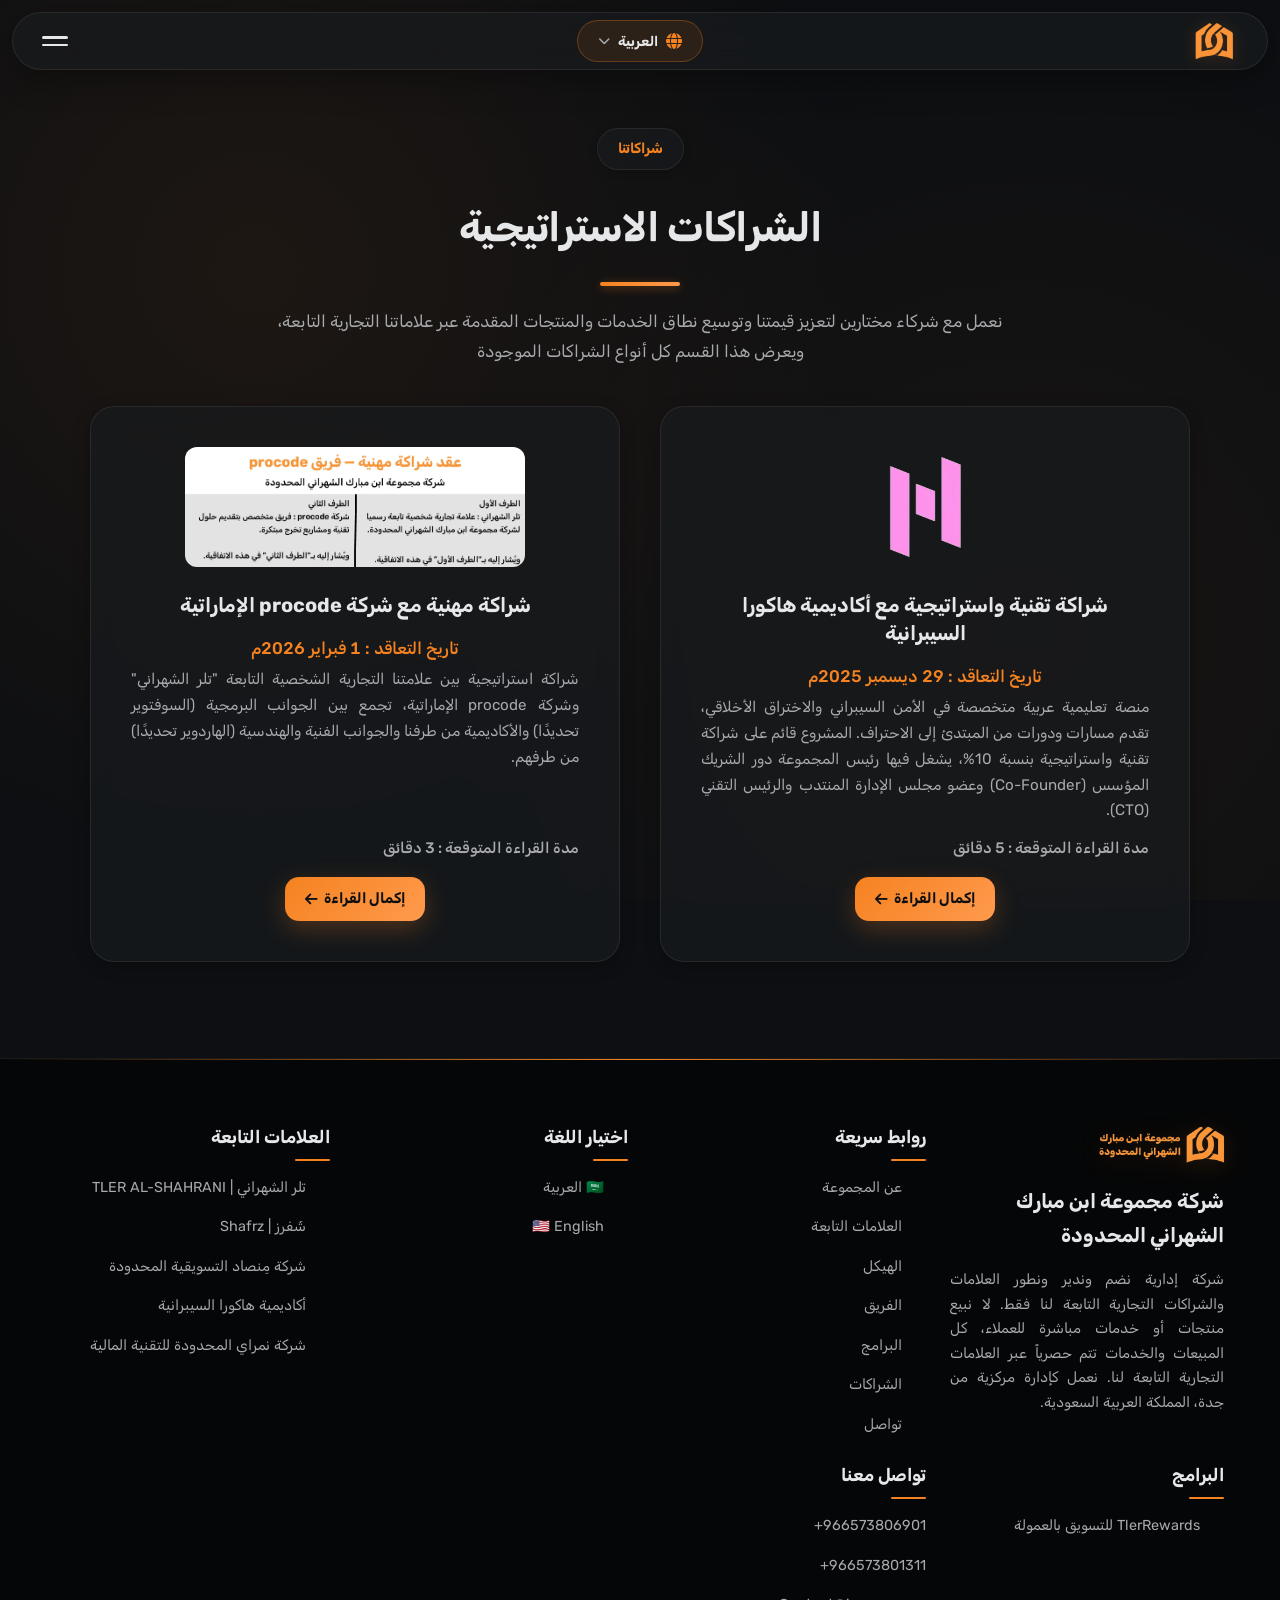
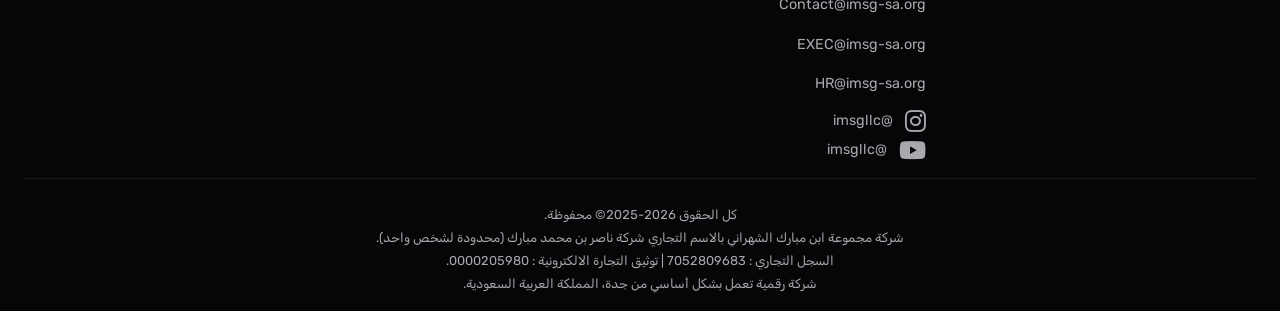
<file: partnerships/index.html>
<!DOCTYPE html>
<html lang="ar" dir="rtl">

<head>
    <meta charset="UTF-8">
    <meta name="viewport" content="width=device-width, initial-scale=1.0">
    <meta http-equiv="X-UA-Compatible" content="IE=edge">
    <title>الشراكات | شركة مجموعة ابن مبارك الشهراني المحدودة</title>
    <meta name="description" content="الشراكات الاستراتيجية والمهنية لشركة مجموعة ابن مبارك الشهراني المحدودة.">
    <link rel="icon" type="image/x-icon" href="../assets/images/Icon.ico">
    <link rel="stylesheet" href="https://cdnjs.cloudflare.com/ajax/libs/font-awesome/6.5.1/css/all.min.css">
    <link rel="stylesheet" href="../style.css?v=26">
</head>

<body>
    <header class="navbar" id="navbar">
        <nav class="nav-container">
            <div class="nav-logo">
                <a href="../index.html"><img src="../assets/images/Logo2.webp" alt="الشعار" class="logo-img"></a>
            </div>
            <button class="nav-toggle" id="navToggle" aria-label="قائمة التنقل" aria-expanded="false">
                <span></span>
                <span></span>
            </button>
            <div class="lang-selector-wrapper">
                <button class="lang-selector" id="langSelector" aria-label="اختيار اللغة" aria-expanded="false">
                    <i class="fas fa-globe"></i>
                    <span class="lang-text">العربية</span>
                    <i class="fas fa-chevron-down lang-arrow"></i>
                </button>
                <div class="lang-dropdown" id="langDropdown">
                    <button class="lang-option active" data-lang="ar" data-url="">
                        <span class="lang-flag">🇸🇦</span>
                        <span>العربية</span>
                        <i class="fas fa-check lang-check"></i>
                    </button>
                    <button class="lang-option" data-lang="en" data-url="../EN/partnerships/index.html">
                        <span class="lang-flag">🇺🇸</span>
                        <span>English</span>
                        <i class="fas fa-check lang-check"></i>
                    </button>
                </div>
            </div>
            <ul class="nav-menu" id="navMenu">
                <li><a href="../index.html#hero" class="nav-link">الرئيسية</a></li>
                <li><a href="../index.html#about" class="nav-link">عن المجموعة</a></li>
                <li><a href="../index.html#brands" class="nav-link">العلامات التابعة</a></li>
                <li><a href="../index.html#programs" class="nav-link">البرامج</a></li>
                <li><a href="index.html" class="nav-link nav-link-active">الشراكات</a></li>
                <li><a href="../index.html#team" class="nav-link">الهيكل</a></li>
                <li><a href="../team/" class="nav-link">الفريق</a></li>
                <li><a href="../index.html#contact" class="nav-link">تواصل</a></li>
            </ul>
        </nav>
    </header>

    <section class="partnerships partnerships-page" id="partnerships">
        <div class="container">
            <div class="section-header">
                <span class="section-badge">شراكاتنا</span>
                <h2 class="section-title">الشراكات الاستراتيجية</h2>
                <p class="section-description" style="text-align: center">
                    نعمل مع شركاء مختارين لتعزيز قيمتنا وتوسيع نطاق الخدمات والمنتجات المقدمة عبر علاماتنا التجارية
                    التابعة، ويعرض هذا القسم كل أنواع الشراكات الموجودة
                </p>
            </div>
            <div class="partnerships-grid">
                <article class="partnership-card">
                    <div class="partnership-image-wrapper">
                        <img src="../assets/images/Hackora.webp" alt="شعار أكاديمية هاكورا السيبرانية" loading="lazy"
                            class="partnership-card-image">
                    </div>
                    <div class="partnership-content">
                        <h3>شراكة تقنية واستراتيجية مع أكاديمية هاكورا السيبرانية</h3>
                        <p class="partnership-date">تاريخ التعاقد : 29 ديسمبر 2025م</p>
                        <p class="partnership-description">
                            منصة تعليمية عربية متخصصة في الأمن السيبراني والاختراق الأخلاقي، تقدم مسارات ودورات من
                            المبتدئ إلى الاحتراف. المشروع قائم على شراكة تقنية واستراتيجية بنسبة 10%، يشغل فيها رئيس
                            المجموعة دور الشريك المؤسس (Co-Founder) وعضو مجلس الإدارة المنتدب والرئيس التقني (CTO).
                        </p>
                        <p class="partnership-read-time">مدة القراءة المتوقعة : 5 دقائق</p>
                        <a href="Hackora/" class="program-link partnership-read-more">
                            إكمال القراءة <i class="fas fa-arrow-left"></i>
                        </a>
                    </div>
                </article>

                <article class="partnership-card partnership-card-procode">
                    <div class="partnership-image-wrapper">
                        <img src="../assets/images/procode Pship.webp" alt="شعار شركة procode الإماراتية" loading="lazy"
                            class="partnership-card-image">
                    </div>
                    <div class="partnership-content">
                        <h3>شراكة مهنية مع شركة procode الإماراتية</h3>
                        <p class="partnership-date">تاريخ التعاقد : 1 فبراير 2026م</p>
                        <p class="partnership-description">
                            شراكة استراتيجية بين علامتنا التجارية الشخصية التابعة "تلر الشهراني" وشركة procode
                            الإماراتية، تجمع بين الجوانب البرمجية (السوفتوير تحديدًا) والأكاديمية من طرفنا والجوانب
                            الفنية والهندسية (الهاردوير تحديدًا) من طرفهم.
                        </p>
                        <p class="partnership-read-time">مدة القراءة المتوقعة : 3 دقائق</p>
                        <a href="procode/" class="program-link partnership-read-more">
                            إكمال القراءة <i class="fas fa-arrow-left"></i>
                        </a>
                    </div>
                </article>
            </div>
        </div>
    </section>

    <footer class="footer">
        <div class="container">
            <div class="footer-content">
                <div class="footer-section">
                    <div class="footer-logo">
                        <img src="../assets/images/Logo.webp" alt="الشعار" class="footer-logo-img">
                        <h3>شركة مجموعة ابن مبارك الشهراني المحدودة</h3>
                        <p class="footer-about">
                            شركة إدارية نضم وندير ونطور العلامات والشراكات التجارية التابعة لنا فقط. لا نبيع منتجات أو
                            خدمات مباشرة للعملاء، كل المبيعات والخدمات تتم حصرياً عبر العلامات التجارية التابعة لنا.
                            نعمل كإدارة مركزية من جدة، المملكة العربية السعودية.
                        </p>
                    </div>
                </div>
                <div class="footer-section">
                    <h4>روابط سريعة</h4>
                    <ul class="footer-links">
                        <li><a href="../index.html#about">عن المجموعة</a></li>
                        <li><a href="../index.html#brands">العلامات التابعة</a></li>
                        <li><a href="../index.html#team">الهيكل</a></li>
                        <li><a href="../team/">الفريق</a></li>
                        <li><a href="../index.html#programs">البرامج</a></li>
                        <li><a href="./">الشراكات</a></li>
                        <li><a href="../index.html#contact">تواصل</a></li>
                    </ul>
                </div>
                <div class="footer-section">
                    <h4>اختيار اللغة</h4>
                    <ul class="footer-links">
                        <li><a href="#" class="footer-lang-link" data-lang="ar" data-url="">🇸🇦 العربية</a></li>
                        <li><a href="../EN/partnerships/index.html" class="footer-lang-link" data-lang="en"
                                data-url="../EN/partnerships/index.html">🇺🇸 English</a></li>
                    </ul>
                </div>
                <div class="footer-section">
                    <h4>العلامات التابعة</h4>
                    <ul class="footer-links">
                        <li><a href="https://trsi.me" target="_blank" rel="noopener noreferrer">تلر الشهراني | TLER
                                AL-SHAHRANI</a></li>
                        <li><a href="#" target="_blank" rel="noopener noreferrer">شَفرز | Shafrz</a></li>
                        <li><a href="https://minsad.com" target="_blank" rel="noopener noreferrer">شركة مِنصاد التسويقية
                                المحدودة</a></li>
                        <li><a href="https://hackora.org" target="_blank" rel="noopener noreferrer">أكاديمية هاكورا
                                السيبرانية</a></li>
                        <li><a href="https://nimray.org" target="_blank" rel="noopener noreferrer">شركة نمراي المحدودة للتقنية المالية</a></li>
                    </ul>
                </div>
                <div class="footer-section">
                    <h4>البرامج</h4>
                    <ul class="footer-links">
                        <li><a href="https://tler-rewards.org/" target="_blank" rel="noopener noreferrer">TlerRewards
                                للتسويق بالعمولة</a></li>
                    </ul>
                </div>
                <div class="footer-section">
                    <h4>تواصل معنا</h4>
                    <ul class="footer-contact">
                        <li><a href="https://wa.me/966573806901" target="_blank"
                                rel="noopener noreferrer">966573806901+</a></li>
                        <li><a href="https://wa.me/966573801311" target="_blank"
                                rel="noopener noreferrer">966573801311+</a></li>
                        <li><a href="mailto:Contact@imsg-sa.org">Contact@imsg-sa.org</a></li>
                        <li><a href="mailto:exec@imsg-sa.org">EXEC@imsg-sa.org</a></li>
                        <li><a href="mailto:hr@imsg-sa.org">HR@imsg-sa.org</a></li>
                        <li class="social-link">
                            <a href="https://www.instagram.com/imsgllc" target="_blank" rel="noopener noreferrer"
                                aria-label="انستقرام"><i class="fab fa-instagram"></i>@imsgllc</a>
                            <a href="https://www.youtube.com/@imsgllc" target="_blank" rel="noopener noreferrer"
                                aria-label="يوتيوب"><i class="fab fa-youtube"></i>@imsgllc</a>
                        </li>
                    </ul>
                </div>
            </div>
            <div class="footer-bottom">
                <p class="footer-text" style="text-align: center;">
                    كل الحقوق <span id="copyrightYear">2025-2025</span>© محفوظة.<br>
                    شركة مجموعة ابن مبارك الشهراني بالاسم التجاري شركة ناصر بن محمد مبارك (محدودة لشخص واحد).<br>
                    السجل التجاري : 7052809683 | توثيق التجارة الالكترونية : 0000205980.<br>
                    شركة رقمية تعمل بشكل أساسي من جدة، المملكة العربية السعودية.
                </p>
            </div>
        </div>
    </footer>

    <script src="../script.js?v=23"></script>
</body>

</html>
</file>
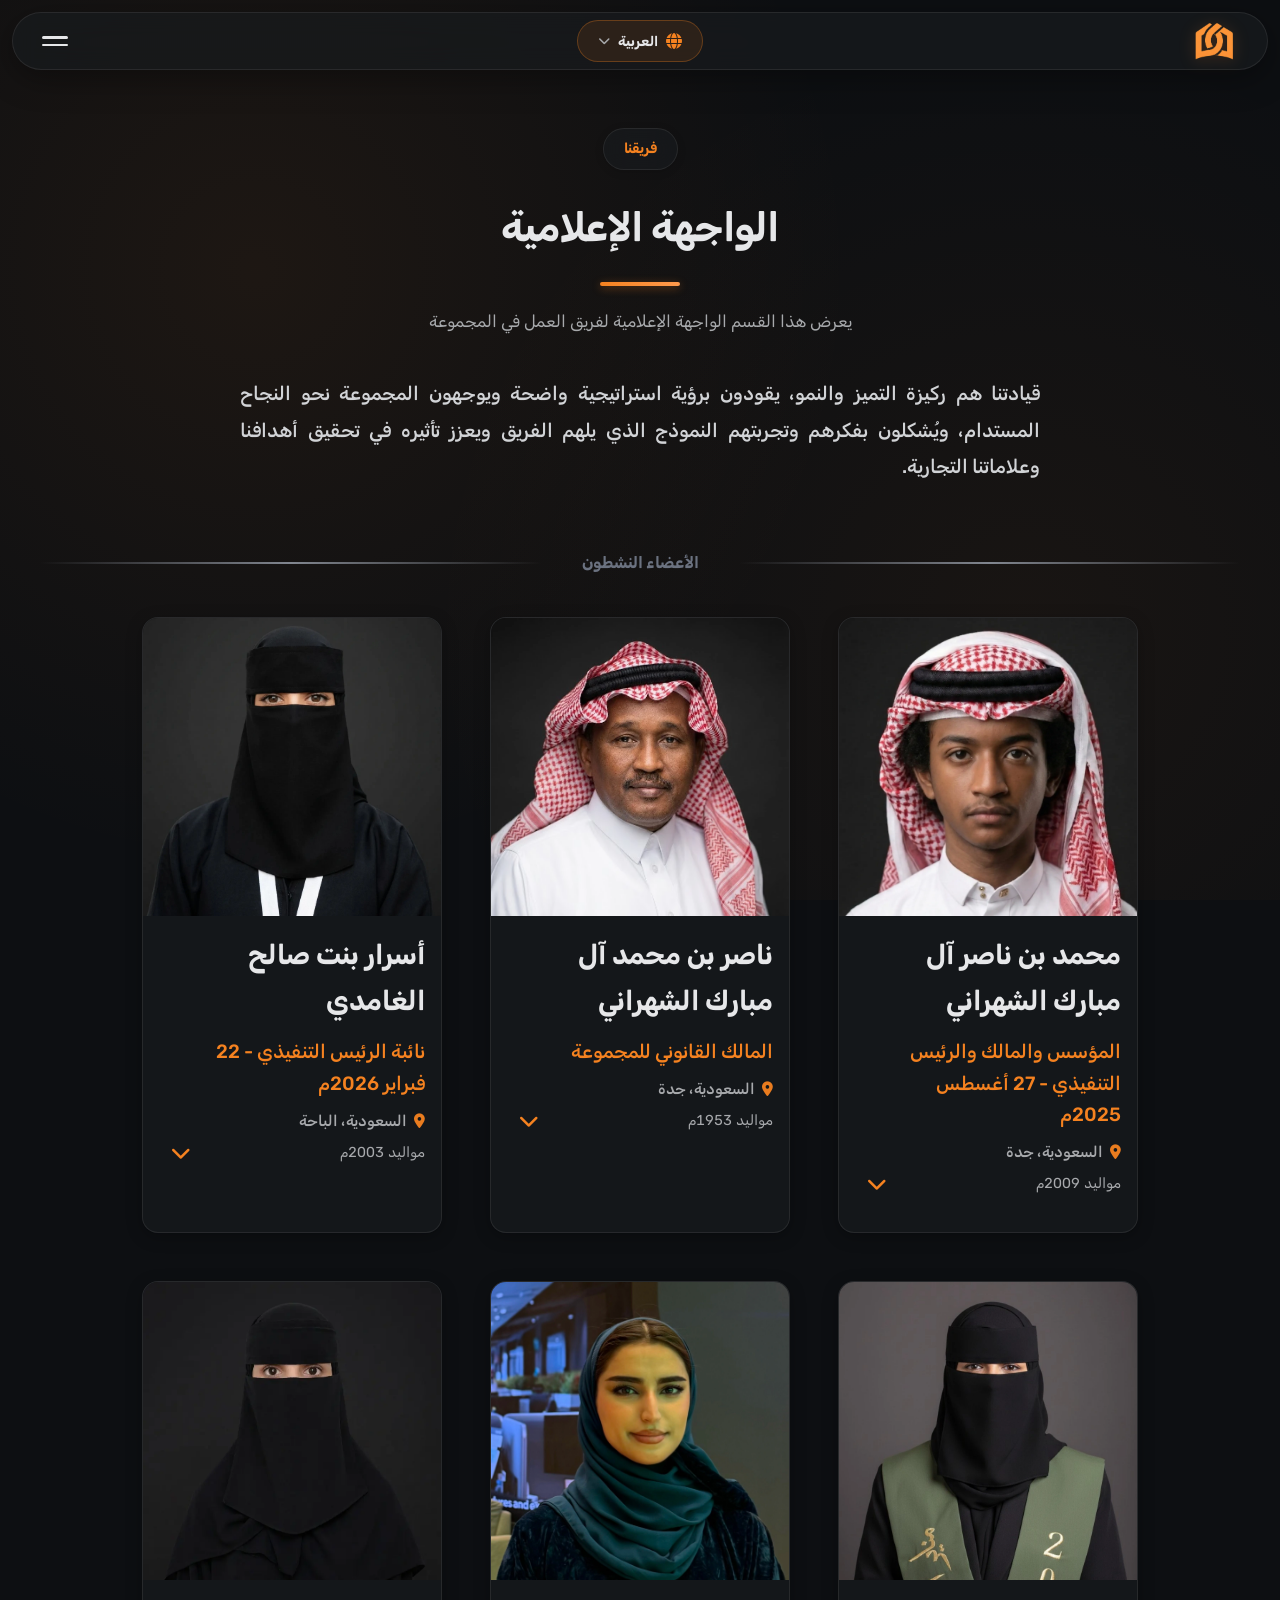
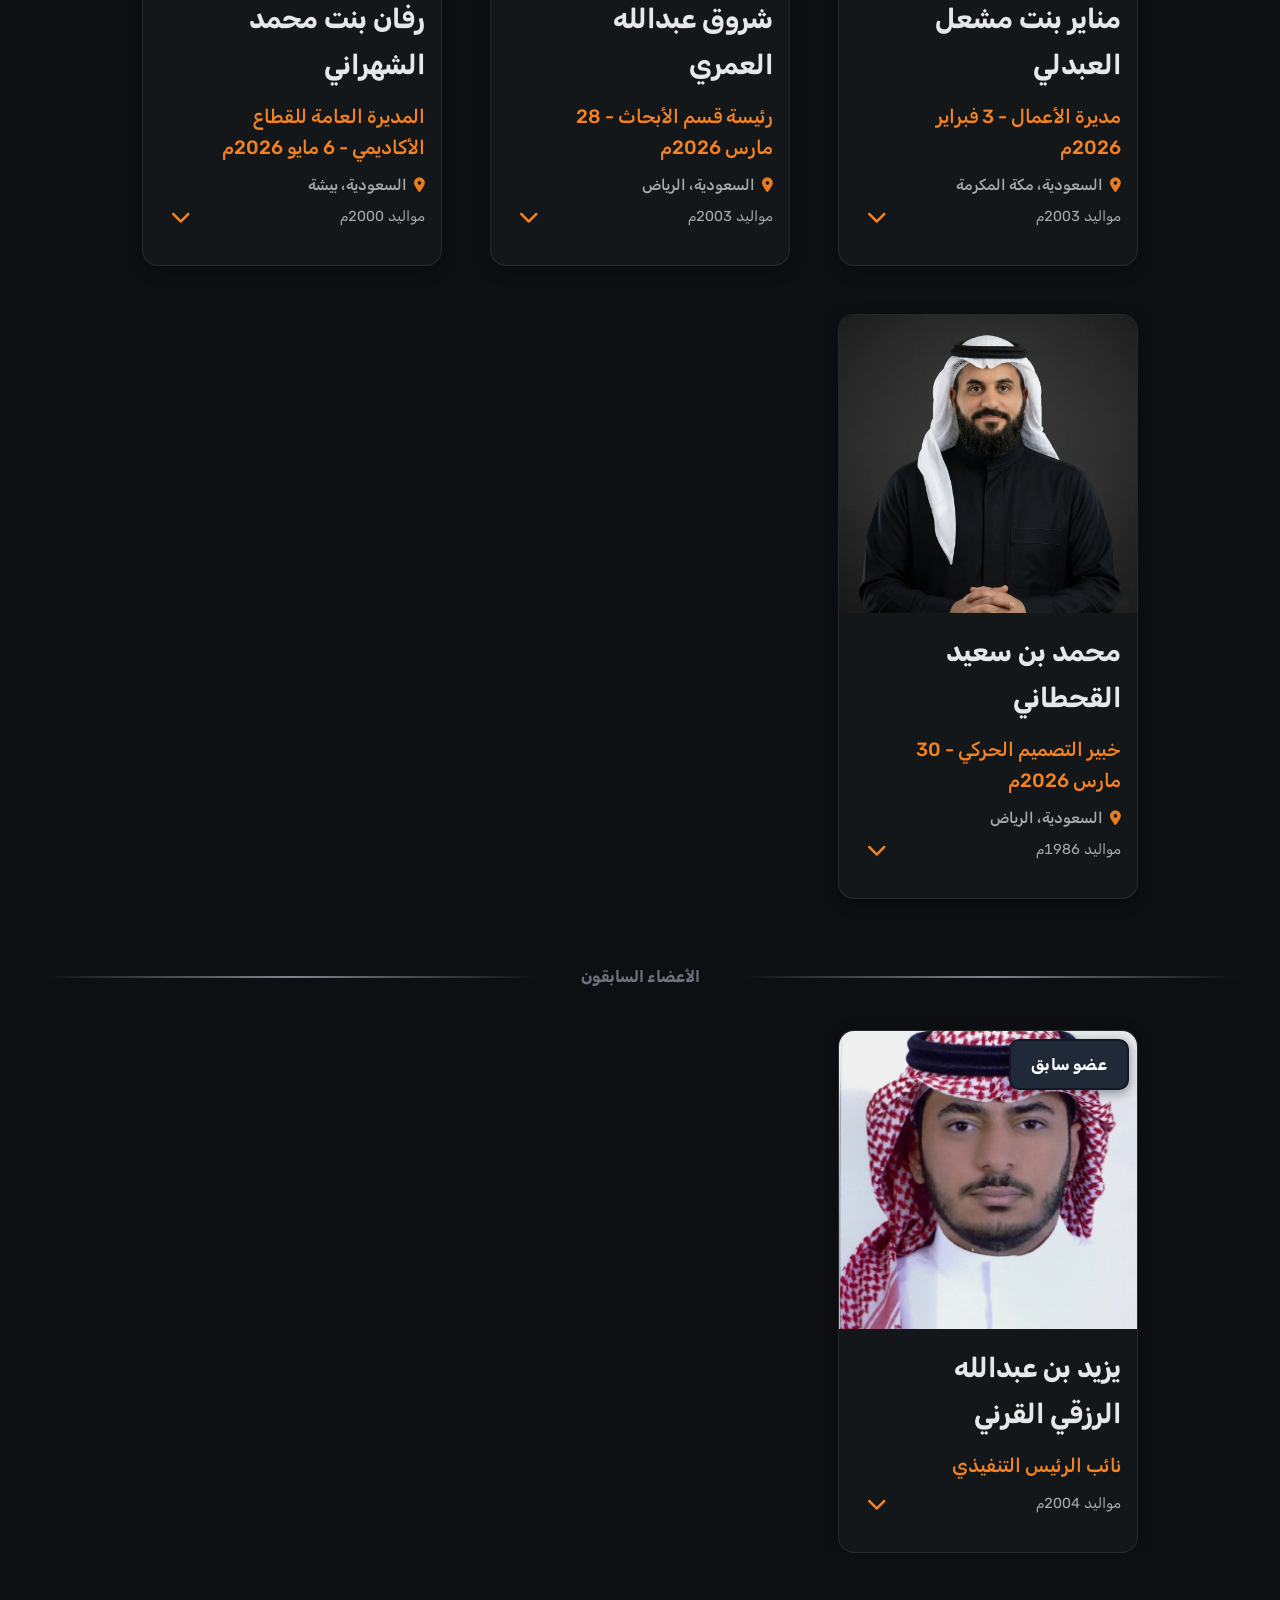
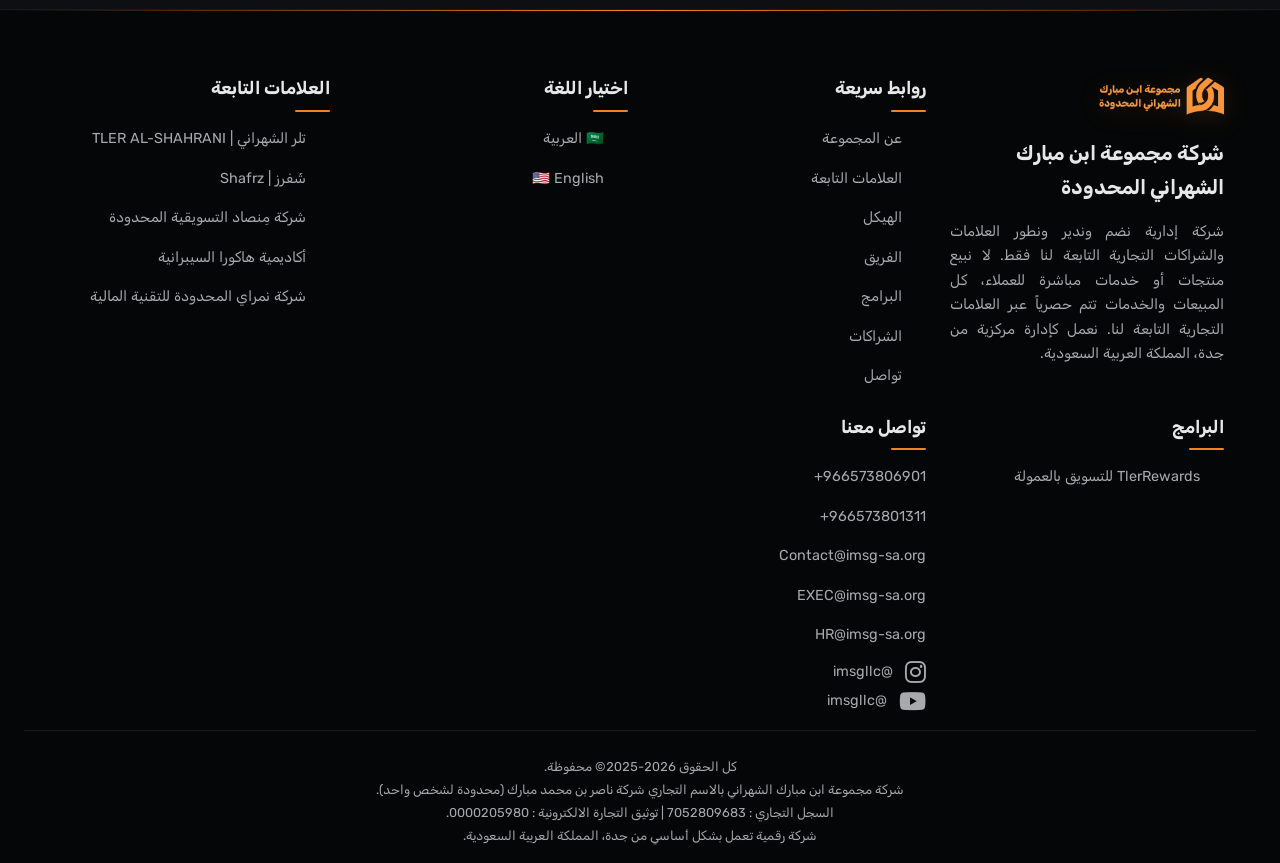
<file: team/index.html>
<!DOCTYPE html>
<html lang="ar" dir="rtl">

<head>
    <meta charset="UTF-8">
    <meta name="viewport" content="width=device-width, initial-scale=1.0">
    <meta http-equiv="X-UA-Compatible" content="IE=edge">
    <title>الواجهة الإعلامية | شركة مجموعة ابن مبارك الشهراني المحدودة</title>
    <meta name="description" content="الواجهة الإعلامية لفريق العمل في شركة مجموعة ابن مبارك الشهراني المحدودة.">
    <link rel="icon" type="image/x-icon" href="../assets/images/Icon.ico">
    <link rel="stylesheet" href="https://cdnjs.cloudflare.com/ajax/libs/font-awesome/6.5.1/css/all.min.css">
    <link rel="stylesheet" href="../style.css?v=26">
</head>

<body>
    <header class="navbar" id="navbar">
        <nav class="nav-container">
            <div class="nav-logo">
                <a href="../index.html"><img src="../assets/images/Logo2.webp" alt="الشعار" class="logo-img"></a>
            </div>
            <button class="nav-toggle" id="navToggle" aria-label="قائمة التنقل" aria-expanded="false">
                <span></span>
                <span></span>
            </button>
            <div class="lang-selector-wrapper">
                <button class="lang-selector" id="langSelector" aria-label="اختيار اللغة" aria-expanded="false">
                    <i class="fas fa-globe"></i>
                    <span class="lang-text">العربية</span>
                    <i class="fas fa-chevron-down lang-arrow"></i>
                </button>
                <div class="lang-dropdown" id="langDropdown">
                    <button class="lang-option active" data-lang="ar" data-url="">
                        <span class="lang-flag">🇸🇦</span>
                        <span>العربية</span>
                        <i class="fas fa-check lang-check"></i>
                    </button>
                    <button class="lang-option" data-lang="en" data-url="../EN/team/index.html">
                        <span class="lang-flag">🇺🇸</span>
                        <span>English</span>
                        <i class="fas fa-check lang-check"></i>
                    </button>
                </div>
            </div>
            <ul class="nav-menu" id="navMenu">
                <li><a href="../index.html#hero" class="nav-link">الرئيسية</a></li>
                <li><a href="../index.html#about" class="nav-link">عن المجموعة</a></li>
                <li><a href="../index.html#brands" class="nav-link">العلامات التابعة</a></li>
                <li><a href="../index.html#programs" class="nav-link">البرامج</a></li>
                <li><a href="../partnerships/" class="nav-link">الشراكات</a></li>
                <li><a href="../index.html#team" class="nav-link">الهيكل</a></li>
                <li><a href="index.html" class="nav-link nav-link-active">الفريق</a></li>
                <li><a href="../index.html#contact" class="nav-link">تواصل</a></li>
            </ul>
        </nav>
    </header>

    <section class="team team-page" id="team">
        <div class="container">
            <div class="section-header">
                <span class="section-badge">فريقنا</span>
                <h2 class="section-title">الواجهة الإعلامية</h2>
                <p class="section-description" style="text-align: center">
                    يعرض هذا القسم الواجهة الإعلامية لفريق العمل في المجموعة
                </p>
            </div>
            <div class="team-content">
                <div class="executive-interface-section">
                    <div class="members-leadership-intro">
                        <p class="members-leadership-intro-text">قيادتنا هم ركيزة التميز والنمو، يقودون برؤية استراتيجية واضحة ويوجهون المجموعة نحو النجاح المستدام، ويُشكلون بفكرهم وتجربتهم النموذج الذي يلهم الفريق ويعزز تأثيره في تحقيق أهدافنا وعلاماتنا التجارية.</p>
                    </div>
                    <div class="members-divider">
                        <span class="members-divider-line"></span>
                        <span class="members-divider-text">الأعضاء النشطون</span>
                        <span class="members-divider-line"></span>
                    </div>
                    <div class="management-cards">
                        <article class="team-card founder-card">
                            <div class="team-image-wrapper">
                                <img src="../assets/images/Team/MS - CEO.webp?v=1" alt="محمد بن ناصر آل مبارك الشهراني" loading="lazy" class="team-image">
                            </div>
                            <div class="team-info">
                                <div class="team-header">
                                    <div class="team-meta">
                                        <h3>محمد بن ناصر <span class="team-name-line">آل مبارك الشهراني</span></h3>
                                        <p class="team-role">المؤسس والمالك والرئيس التنفيذي - 27 أغسطس 2025م</p>
                                        <p class="team-location"><i class="fas fa-map-marker-alt" aria-hidden="true"></i><span>السعودية، جدة</span></p>
                                        <p class="team-birth">مواليد 2009م</p>
                                    </div>
                                    <button type="button" class="team-bio-toggle" aria-label="قراءة السيرة" aria-expanded="false">
                                        <i class="fas fa-chevron-down team-bio-icon"></i>
                                    </button>
                                </div>
                                <div class="team-description-wrap">
                                <p class="team-description">
                                    يعمل بقسم الإدارة العليا ويعتبر العمود الفقري للمجموعة، ترك دراسته في الفصل الثاني من الصف الأول الثانوي بنسبة 62% لأسباب صحية وعائلية وليركز على مسيرته المهنية.<br>
                                    خبير بالتقنية وتحديدًا الأمن السيبراني والبرمجة ومجالات أخرى منذ عام 2018م، وبالتجارة والتسويق منذ 2024م. يقود الرؤية الاستراتيجية للمجموعة لتحقيق رسالتها وأهدافها ومسؤول مسؤولية تامة عن نتائجها، يتخذ القرارات الكبرى، يستقطب العملاء الكبار من التجار والمنشآت والجهات الحكومية.<br>
                                    ويشغل المناصب المذكورة منذ تأسيس المجموعة، ويتميز بخبرة واسعة بكافة أقسامها نظرًا لبدايته كفرد حر (Freelancer) بدون رأس مال معتمدًا على نفسه بخبرته وتعلمه الذاتي مما منحه تلك الخبرات، ويتطور باستمرار ولا يكتفي بقدر معين من التعلم.
                                </p>
                                </div>
                            </div>
                        </article>

                        <article class="team-card legal-owner-card">
                            <div class="team-image-wrapper">
                                <img src="../assets/images/Team/NS - Legal Owner.webp" alt="ناصر بن محمد آل مبارك الشهراني" loading="lazy" class="team-image">
                            </div>
                            <div class="team-info">
                                <div class="team-header">
                                    <div class="team-meta">
                                        <h3>ناصر بن محمد <span class="team-name-line">آل مبارك الشهراني</span></h3>
                                        <p class="team-role">المالك القانوني للمجموعة</p>
                                        <p class="team-location"><i class="fas fa-map-marker-alt" aria-hidden="true"></i><span>السعودية، جدة</span></p>
                                        <p class="team-birth">مواليد 1953م</p>
                                    </div>
                                    <button type="button" class="team-bio-toggle" aria-label="قراءة السيرة" aria-expanded="false">
                                        <i class="fas fa-chevron-down team-bio-icon"></i>
                                    </button>
                                </div>
                                <div class="team-description-wrap">
                                <p class="team-description">
                                    والد الرئيس التنفيذي ويعتبر المالك القانوني للمجموعة وجميع سجلاتها ومستنداتها وحقوقها التجارية الحكومية دون توليه أي مهام تنفيذية أو إدارية.<br>
                                    نادراً ما يشارك في اتخاذ القرارات الإدارية، لكنه مسؤول عن التوقيع مع الجهات الحكومية والبنوك كممثل قانوني واعتمادها لديهم مما يضمن حماية المصالح القانونية والمالية.<br>
                                    لم يكمل دراسته ولكنه عمل في السلك العسكري ثم القطاع الخاص بمسار مهني متعدد النشاطات، ويتمتع بخبرة ميدانية وعسكرية تمتد لما يقارب 60 عامًا مما يمنحه رؤية واسعة وفهمًا عميقًا في توجيه الأعمال ذات الطبيعة التنظيمية والاستراتيجية.
                                </p>
                                </div>
                            </div>
                        </article>

                        <article class="team-card evp-card">
                            <div class="team-image-wrapper">
                                <img src="../assets/images/Team/AG - EVP.webp" alt="أسرار بنت صالح الغامدي" loading="lazy" class="team-image">
                            </div>
                            <div class="team-info">
                                <div class="team-header">
                                    <div class="team-meta">
                                        <h3>أسرار بنت صالح الغامدي</h3>
                                        <p class="team-role">نائبة الرئيس التنفيذي - 22 فبراير 2026م</p>
                                        <p class="team-location"><i class="fas fa-map-marker-alt" aria-hidden="true"></i><span>السعودية، الباحة</span></p>
                                        <p class="team-birth">مواليد 2003م</p>
                                    </div>
                                    <button type="button" class="team-bio-toggle" aria-label="قراءة السيرة" aria-expanded="false">
                                        <i class="fas fa-chevron-down team-bio-icon"></i>
                                    </button>
                                </div>
                                <div class="team-description-wrap">
                                <p class="team-description">
                                    مُساعدة ونائبة الرئيس التنفيذي، خريجة بكالوريوس نظم معلومات حاسوبية (CIS) (2025م) من جامعة الباحة بخبرة تقنية وتحليلية وميدانية.<br>
                                    تدعم الرئيس التنفيذي في تنظيم وإدارة الأعمال الكبرى للمجموعة، متابعة تنفيذ المشاريع والتكليفات، التنسيق مع الفِرق والإدارات المختلفة وضمان سير العمل وحل مشكلاته التشغيلية، التواصل مع العملاء والشركاء، تمثيل المجموعة بالاجتماعات الرسمية، إعداد التقارير الدورية والاستراتيجيات والخطط والدراسات والسياسات والميزانيات واعتمادها بما يضمن تحقيق الأهداف الاستراتيجية والتنظيمية للمجموعة وفق سياساتها المعتمدة.<br>
                                    تستند على خبرتها التقنية والتحليلية بما فيها تطوير التطبيقات، إدارة قواعد البيانات، تصميم واجهات المستخدم، تحليل البيانات، الأمن السيبراني، لتحسين ورفع كفاءة سير العمل واتخاذ قرارات تنفيذية مدروسة تعزز استمرارية الأعمال وجودة الأداء المؤسسي.
                                </p>
                                </div>
                            </div>
                        </article>

                        <article class="team-card business-manager-card">
                            <div class="team-image-wrapper">
                                <img src="../assets/images/Team/MA - Business Manager.webp" alt="مناير بنت مشعل العبدلي" loading="lazy" class="team-image">
                            </div>
                            <div class="team-info">
                                <div class="team-header">
                                    <div class="team-meta">
                                        <h3>مناير بنت مشعل العبدلي</h3>
                                        <p class="team-role">مديرة الأعمال - 3 فبراير 2026م</p>
                                        <p class="team-location"><i class="fas fa-map-marker-alt" aria-hidden="true"></i><span>السعودية، مكة المكرمة</span></p>
                                        <p class="team-birth">مواليد 2003م</p>
                                    </div>
                                    <button type="button" class="team-bio-toggle" aria-label="قراءة السيرة" aria-expanded="false">
                                        <i class="fas fa-chevron-down team-bio-icon"></i>
                                    </button>
                                </div>
                                <div class="team-description-wrap">
                                <p class="team-description">
                                    خريجة بكالوريوس علوم نظم معلومات (2025م) من جامعة أم القرى، تتميز بخبرة عملية قوية كمبرمجة متكاملة (Full-Stack)، حيث تدربت في عدة جهات وشاركت في تطوير أنظمة وتطبيقات بمختلف اللغات والتقنيات البرمجية، مع مهارات في تصميم واجهات المستخدم وإدارة قواعد البيانات وتطبيقات الويب.<br>
                                    تتولى الإشراف على تنظيم العمليات ومتابعة تنفيذ التكليفات وضمان تكامل الجوانب التشغيلية والتقنية والأكاديمية بما يخدم الأهداف الاستراتيجية للمجموعة، وتساهم في التخطيط، إدارة الوقت والموارد، تحسين كفاءة سير العمل، التنسيق مع الموظفين والإدارات وأصحاب المصلحة، تمثيل المجموعة في الاجتماعات ذات الصلة.<br>
                                    تتميز بقدرتها على متابعة المشكلات التشغيلية والتقنية وتحليلها واتخاذ القرارات التنفيذية الداعمة لاستمرارية الأعمال وجودة الأداء المؤسسي وفق السياسات والمعايير المعتمدة.
                                </p>
                                </div>
                            </div>
                        </article>

                        <article class="team-card research-head-card">
                            <div class="team-image-wrapper">
                                <img src="../assets/images/Team/SA - RO.webp?v=2" alt="شروق عبدالله العمري" loading="lazy" class="team-image">
                            </div>
                            <div class="team-info">
                                <div class="team-header">
                                    <div class="team-meta">
                                        <h3>شروق عبدالله العمري</h3>
                                        <p class="team-role">رئيسة قسم الأبحاث - 28 مارس 2026م</p>
                                        <p class="team-location"><i class="fas fa-map-marker-alt" aria-hidden="true"></i><span>السعودية، الرياض</span></p>
                                        <p class="team-birth">مواليد 2003م</p>
                                    </div>
                                    <button type="button" class="team-bio-toggle" aria-label="قراءة السيرة" aria-expanded="false">
                                        <i class="fas fa-chevron-down team-bio-icon"></i>
                                    </button>
                                </div>
                                <div class="team-description-wrap">
                                <p class="team-description">
                                    خريجة بكالوريوس نظم المعلومات (2025م) من جامعة بيشة، تتميز بخبرة قوية في تحليل البيانات والتحول الرقمي مع أساس متين في الذكاء الاصطناعي وتحسين العمليات. شاركت في مشاريع وطنية وتقنية، وتمتلك خبرة عملية تحليل البيانات بمحتوى معرفي احترافي.<br>
                                    تتولى قيادة قسم الأبحاث بعقلية تحليلية، مع مسؤولية مباشرة عن توجيه مخرجاته وضمان جودتها وتأثيرها على التوجهات الاستراتيجية للمجموعة وعلاماتها التجارية التابعة.<br>
                                    تعمل على تحديد أولويات الأبحاث ومواضيعها بناءً على تحليل البيانات والاتجاهات، والإشراف على جودة المخرجات قبل الاعتماد والنشر، وتوظيف الأدوات المناسبة لتعزيز كفاءة البحث والتحليل، ومراقبة الأداء لاستخلاص الفرص والمخاطر واتخاذ قرارات استراتيجية تدعم نمو القسم واستدامة نتائجه بالتنسيق مع الموظفين والإدارات ذوي الصلة مع الالتزام الكامل بالمعايير المؤسسية وجودة المخرجات.
                                </p>
                                </div>
                            </div>
                        </article>

                        <article class="team-card academic-head-card">
                            <div class="team-image-wrapper">
                                <img src="../assets/images/Team/RS - GMAR.webp" alt="رفان بنت محمد الشهراني" loading="lazy" class="team-image">
                            </div>
                            <div class="team-info">
                                <div class="team-header">
                                    <div class="team-meta">
                                        <h3>رفان بنت محمد <span class="team-name-line">الشهراني</span></h3>
                                        <p class="team-role">المديرة العامة للقطاع الأكاديمي - 6 مايو 2026م</p>
                                        <p class="team-location"><i class="fas fa-map-marker-alt" aria-hidden="true"></i><span>السعودية، بيشة</span></p>
                                        <p class="team-birth">مواليد 2000م</p>
                                    </div>
                                    <button type="button" class="team-bio-toggle" aria-label="قراءة السيرة" aria-expanded="false">
                                        <i class="fas fa-chevron-down team-bio-icon"></i>
                                    </button>
                                </div>
                                <div class="team-description-wrap">
                                <p class="team-description">
                                    خريجة بكالوريوس هندسة صناعية بمرتبة الشرف الأولى (4.88 من 5.00) عام 2024م من جامعة بيشة، تتميز بخبرة قوية في إدارة العمليات وضبط الجودة وتحسين المشاريع، مع أساس متين في بحوث العمليات وإدارة المشاريع وتحليل البيانات. شاركت في مؤتمرات هندسية دولية وحصلت على جوائز بحثية عالمية، وتمتلك خبرة تدريسية ميدانية في تدريس مقررات الهندسة الصناعية لأكثر من 136 طالباً.<br>
                                    تتولى قيادة القطاع الأكاديمي بعقلية هندسية تحليلية، مع مسؤولية مباشرة عن توجيه مخرجاته وضمان جودتها وتأثيرها على التوجهات الاستراتيجية للمجموعة وعلاماتها التجارية التابعة.<br>
                                    تعمل على الإشراف على تنفيذ المشاريع الأكاديمية ومشاريع تخرج الطلاب وفق أعلى معايير الجودة، وتوجيه الفِرق المعنية نحو أفضل أداء ممكن، وتوظيف أدوات الجودة والتحسين المستمر كمنهجية Kaizen ومعايير ISO 9001 لتعزيز كفاءة المخرجات، ومراقبة الأداء لاستخلاص الفرص والمخاطر واتخاذ قرارات استراتيجية تدعم نمو القطاع واستدامة نتائجه بالتنسيق مع الطلاب والمشرفين والإدارات ذات الصلة مع الالتزام الكامل بالمعايير المؤسسية وجودة المخرجات.
                                </p>
                                </div>
                            </div>
                        </article>

                        <article class="team-card motion-designer-card">
                            <div class="team-image-wrapper">
                                <img src="../assets/images/Team/MQ - MDE.webp" alt="محمد بن سعيد القحطاني" loading="lazy" class="team-image">
                            </div>
                            <div class="team-info">
                                <div class="team-header">
                                    <div class="team-meta">
                                        <h3>محمد بن سعيد القحطاني</h3>
                                        <p class="team-role">خبير التصميم الحركي - 30 مارس 2026م</p>
                                        <p class="team-location"><i class="fas fa-map-marker-alt" aria-hidden="true"></i><span>السعودية، الرياض</span></p>
                                        <p class="team-birth">مواليد 1986م</p>
                                    </div>
                                    <button type="button" class="team-bio-toggle" aria-label="قراءة السيرة" aria-expanded="false">
                                        <i class="fas fa-chevron-down team-bio-icon"></i>
                                    </button>
                                </div>
                                <div class="team-description-wrap">
                                <p class="team-description">
                                    خريج بكالوريوس علوم الحاسب (2012م) من جامعة الملك خالد، ويمتلك خبرة منذ 2014م في مجال التصميم الحركي (Motion Graphics) وإدارة الهوية البصرية المؤسسية.<br>
                                    اكتسب خبرته عبر العمل في عدة جهات كبرى ومنها شركة سابك، جامعة الملك خالد، وأثبت قدرته وكفاءته الإبداعية عبر إنجازاته الملموسة في أكثر من مجال، ومنها إدارة مشاريع تصميمية ضخمة تجاوزت 230 مهمة في مشروع واحد، الإسهام المباشر في بناء منظومة إنتاج داخلية متكاملة، اهتمامه بالجانب التقني وخصوصًا الشبكات وتطوير الويب وحصوله على شهادات احترافية معتمدة مثل MCITP, CCNA, CCNP.<br>
                                    يتسم أسلوبه في العمل بالدقة المؤسسية والانضباط الإبداعي، وتمتد مهاراته لتشمل إدارة المشاريع والتنسيق مع الجهات الخارجية وضمان التوافق مع معايير الهوية البصرية في كل مخرج يُنتج، مما يجعله ركيزة أساسية في تعزيز الحضور البصري للمجموعة وعلاماتها التجارية التابعة عبر مختلف المنصات والقنوات.
                                </p>
                                </div>
                            </div>
                        </article>
                    </div>

                    <div class="members-divider">
                        <span class="members-divider-line"></span>
                        <span class="members-divider-text">الأعضاء السابقون</span>
                        <span class="members-divider-line"></span>
                    </div>
                    <div class="management-cards former-members-cards">
                        <article class="team-card evp-card former-member-card">
                            <div class="team-image-wrapper">
                                <span class="former-member-badge">عضو سابق</span>
                                <img src="../assets/images/Team/YQ - EVP.webp" alt="يزيد بن عبدالله الرزقي القرني" loading="lazy" class="team-image">
                            </div>
                            <div class="team-info">
                                <div class="team-header">
                                    <div class="team-meta">
                                        <h3>يزيد بن عبدالله الرزقي القرني</h3>
                                        <p class="team-role">نائب الرئيس التنفيذي</p>
                                        <p class="team-birth">مواليد 2004م</p>
                                    </div>
                                    <button type="button" class="team-bio-toggle" aria-label="قراءة السيرة" aria-expanded="false">
                                        <i class="fas fa-chevron-down team-bio-icon"></i>
                                    </button>
                                </div>
                                <div class="team-description-wrap">
                                <p class="team-description">
                                    نائب الرئيس التنفيذي منذ 29 أغسطس 2025م إلى 11 فبراير 2026م، عمل بمنصب مدير أعمال ثم نائب الرئيس التنفيذي، مسؤول عن قسم إدارة الأعمال وتطوير أعمال الشركة. يشرف على أعمال الشركة وينسق بين الأقسام المختلفة ويضمن تنفيذ الاستراتيجيات بكفاءة عالية. يتمتع بخبرة في التنسيق الإداري وسمات مهنية حسنة مثل القدرة على العمل تحت الضغط والمرونة والشغف المهني. من مهامه إدارة وتنظيم وتطوير الأعمال، التواصل مع بعض العملاء والشركاء، حضور الاجتماعات لإغلاق الصفقات والبيعات والتعاقدات، المساهمة في التخطيط الاستراتيجي وإدارة الوقت وحل المشكلات. وقد أدى المهام الموكلة إليه ضمن نطاق مسؤوليات المنصب خلال فترة عمله بالمجموعة                                     وتم إنهاء عقده بالتراضي بين الطرفين.
                                </p>
                                </div>
                            </div>
                        </article>
                    </div>
                </div>
            </div>
        </div>
    </section>

    <footer class="footer">
        <div class="container">
            <div class="footer-content">
                <div class="footer-section">
                    <div class="footer-logo">
                        <img src="../assets/images/Logo.webp" alt="الشعار" class="footer-logo-img">
                        <h3>شركة مجموعة ابن مبارك الشهراني المحدودة</h3>
                        <p class="footer-about">
                            شركة إدارية نضم وندير ونطور العلامات والشراكات التجارية التابعة لنا فقط. لا نبيع منتجات أو
                            خدمات مباشرة للعملاء، كل المبيعات والخدمات تتم حصرياً عبر العلامات التجارية التابعة لنا.
                            نعمل كإدارة مركزية من جدة، المملكة العربية السعودية.
                        </p>
                    </div>
                </div>
                <div class="footer-section">
                    <h4>روابط سريعة</h4>
                    <ul class="footer-links">
                        <li><a href="../index.html#about">عن المجموعة</a></li>
                        <li><a href="../index.html#brands">العلامات التابعة</a></li>
                        <li><a href="../index.html#team">الهيكل</a></li>
                        <li><a href="./">الفريق</a></li>
                        <li><a href="../index.html#programs">البرامج</a></li>
                        <li><a href="../partnerships/">الشراكات</a></li>
                        <li><a href="../index.html#contact">تواصل</a></li>
                    </ul>
                </div>
                <div class="footer-section">
                    <h4>اختيار اللغة</h4>
                    <ul class="footer-links">
                        <li><a href="#" class="footer-lang-link" data-lang="ar" data-url="">🇸🇦 العربية</a></li>
                        <li><a href="../EN/team/index.html" class="footer-lang-link" data-lang="en" data-url="../EN/team/index.html">🇺🇸 English</a></li>
                    </ul>
                </div>
                <div class="footer-section">
                    <h4>العلامات التابعة</h4>
                    <ul class="footer-links">
                        <li><a href="https://trsi.me" target="_blank" rel="noopener noreferrer">تلر الشهراني | TLER AL-SHAHRANI</a></li>
                        <li><a href="#" target="_blank" rel="noopener noreferrer">شَفرز | Shafrz</a></li>
                        <li><a href="https://minsad.com" target="_blank" rel="noopener noreferrer">شركة مِنصاد التسويقية المحدودة</a></li>
                        <li><a href="https://hackora.org" target="_blank" rel="noopener noreferrer">أكاديمية هاكورا السيبرانية</a></li>
                        <li><a href="https://nimray.org" target="_blank" rel="noopener noreferrer">شركة نمراي المحدودة للتقنية المالية</a></li>
                    </ul>
                </div>
                <div class="footer-section">
                    <h4>البرامج</h4>
                    <ul class="footer-links">
                        <li><a href="https://tler-rewards.org/" target="_blank" rel="noopener noreferrer">TlerRewards للتسويق بالعمولة</a></li>
                    </ul>
                </div>
                <div class="footer-section">
                    <h4>تواصل معنا</h4>
                    <ul class="footer-contact">
                        <li><a href="https://wa.me/966573806901" target="_blank" rel="noopener noreferrer">966573806901+</a></li>
                        <li><a href="https://wa.me/966573801311" target="_blank" rel="noopener noreferrer">966573801311+</a></li>
                        <li><a href="mailto:Contact@imsg-sa.org">Contact@imsg-sa.org</a></li>
                        <li><a href="mailto:exec@imsg-sa.org">EXEC@imsg-sa.org</a></li>
                        <li><a href="mailto:hr@imsg-sa.org">HR@imsg-sa.org</a></li>
                        <li class="social-link">
                            <a href="https://www.instagram.com/imsgllc" target="_blank" rel="noopener noreferrer" aria-label="انستقرام"><i class="fab fa-instagram"></i>@imsgllc</a>
                            <a href="https://www.youtube.com/@imsgllc" target="_blank" rel="noopener noreferrer" aria-label="يوتيوب"><i class="fab fa-youtube"></i>@imsgllc</a>
                        </li>
                    </ul>
                </div>
            </div>
            <div class="footer-bottom">
                <p class="footer-text" style="text-align: center;">
                    كل الحقوق <span id="copyrightYear">2025-2025</span>© محفوظة.<br>
                    شركة مجموعة ابن مبارك الشهراني بالاسم التجاري شركة ناصر بن محمد مبارك (محدودة لشخص واحد).<br>
                    السجل التجاري : 7052809683 | توثيق التجارة الالكترونية : 0000205980.<br>
                    شركة رقمية تعمل بشكل أساسي من جدة، المملكة العربية السعودية.
                </p>
            </div>
        </div>
    </footer>

    <script src="../script.js?v=23"></script>
</body>

</html>
</file>
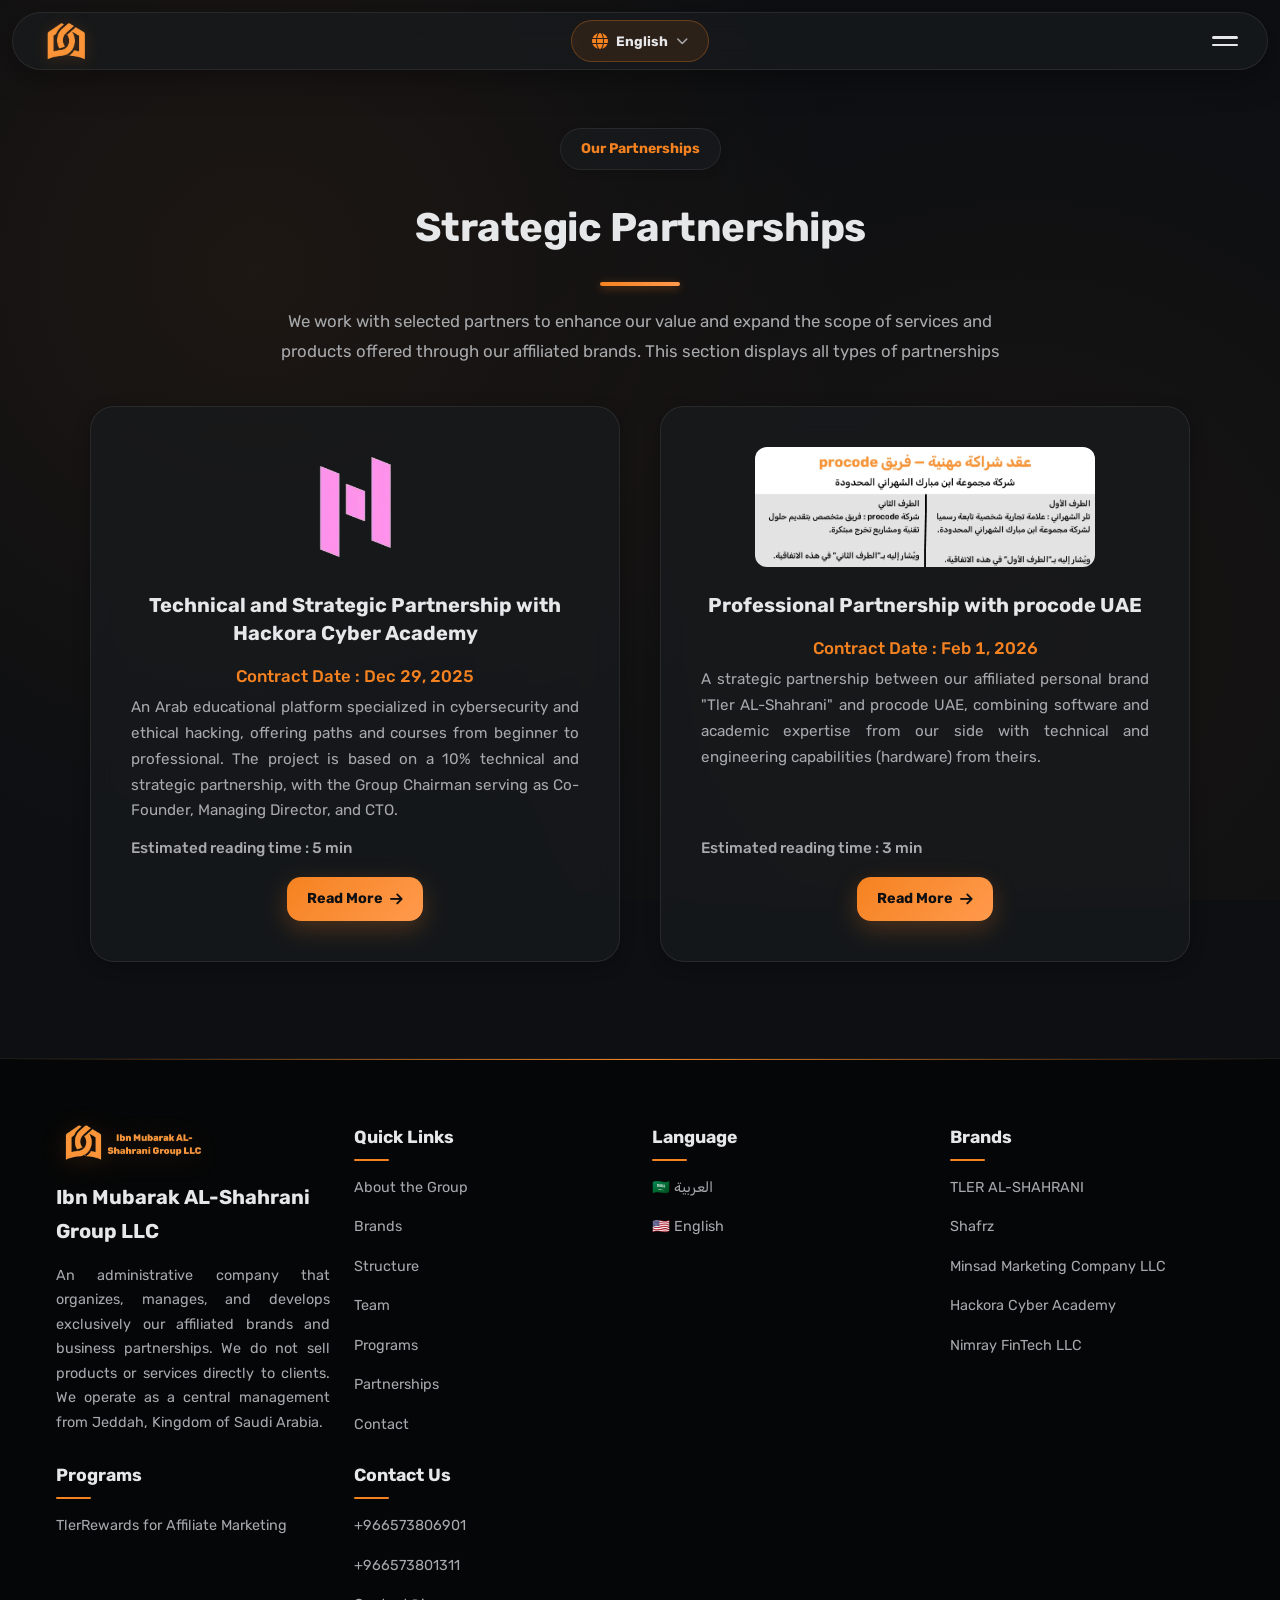
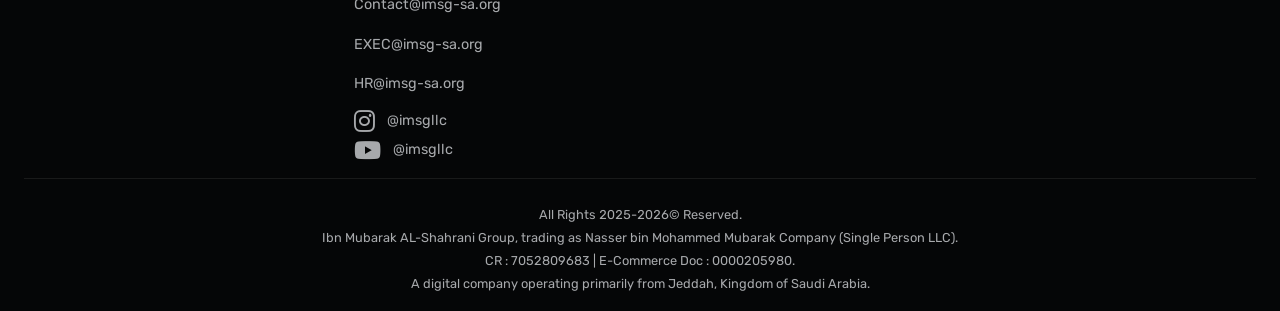
<file: EN/partnerships/index.html>
<!DOCTYPE html>
<html lang="en" dir="ltr">

<head>
    <meta charset="UTF-8">
    <meta name="viewport" content="width=device-width, initial-scale=1.0">
    <meta http-equiv="X-UA-Compatible" content="IE=edge">
    <title>Partnerships | Ibn Mubarak AL-Shahrani Group LLC</title>
    <meta name="description" content="Strategic and professional partnerships of Ibn Mubarak AL-Shahrani Group LLC.">
    <link rel="icon" type="image/x-icon" href="../../assets/images/Icon.ico">
    <link rel="stylesheet" href="https://cdnjs.cloudflare.com/ajax/libs/font-awesome/6.5.1/css/all.min.css">
    <link rel="stylesheet" href="../../style.css?v=26">
</head>

<body>
    <header class="navbar" id="navbar">
        <nav class="nav-container">
            <div class="nav-logo">
                <a href="../index.html"><img src="../../assets/images/Logo2.webp" alt="Logo" class="logo-img"></a>
            </div>
            <button class="nav-toggle" id="navToggle" aria-label="Navigation Menu" aria-expanded="false">
                <span></span>
                <span></span>
            </button>
            <div class="lang-selector-wrapper">
                <button class="lang-selector" id="langSelector" aria-label="Select Language" aria-expanded="false">
                    <i class="fas fa-globe"></i>
                    <span class="lang-text">English</span>
                    <i class="fas fa-chevron-down lang-arrow"></i>
                </button>
                <div class="lang-dropdown" id="langDropdown">
                    <button class="lang-option" data-lang="ar" data-url="../../partnerships/index.html">
                        <span class="lang-flag">🇸🇦</span>
                        <span>العربية</span>
                        <i class="fas fa-check lang-check"></i>
                    </button>
                    <button class="lang-option active" data-lang="en" data-url="">
                        <span class="lang-flag">🇺🇸</span>
                        <span>English</span>
                        <i class="fas fa-check lang-check"></i>
                    </button>
                </div>
            </div>
            <ul class="nav-menu" id="navMenu">
                <li><a href="../index.html#hero" class="nav-link">Home</a></li>
                <li><a href="../index.html#about" class="nav-link">About the Group</a></li>
                <li><a href="../index.html#brands" class="nav-link">Brands</a></li>
                <li><a href="../index.html#programs" class="nav-link">Programs</a></li>
                <li><a href="index.html" class="nav-link nav-link-active">Partnerships</a></li>
                <li><a href="../index.html#team" class="nav-link">Structure</a></li>
                <li><a href="../team/" class="nav-link">Team</a></li>
                <li><a href="../index.html#contact" class="nav-link">Contact</a></li>
            </ul>
        </nav>
    </header>

    <section class="partnerships partnerships-page" id="partnerships">
        <div class="container">
            <div class="section-header">
                <span class="section-badge">Our Partnerships</span>
                <h2 class="section-title">Strategic Partnerships</h2>
                <p class="section-description" style="text-align: center">
                    We work with selected partners to enhance our value and expand the scope of services and products offered through our affiliated brands. This section displays all types of partnerships
                </p>
            </div>
            <div class="partnerships-grid">
                <article class="partnership-card">
                    <div class="partnership-image-wrapper">
                        <img src="../../assets/images/Hackora.webp" alt="Hackora Cyber Academy Logo" loading="lazy"
                            class="partnership-card-image">
                    </div>
                    <div class="partnership-content">
                        <h3>Technical and Strategic Partnership with Hackora Cyber Academy</h3>
                        <p class="partnership-date">Contract Date : Dec 29, 2025</p>
                        <p class="partnership-description">
                            An Arab educational platform specialized in cybersecurity and ethical hacking, offering paths and courses from beginner to professional. The project is based on a 10% technical and strategic partnership, with the Group Chairman serving as Co-Founder, Managing Director, and CTO.
                        </p>
                        <p class="partnership-read-time">Estimated reading time : 5 min</p>
                        <a href="Hackora/" class="program-link partnership-read-more">
                            Read More <i class="fas fa-arrow-right"></i>
                        </a>
                    </div>
                </article>

                <article class="partnership-card partnership-card-procode">
                    <div class="partnership-image-wrapper">
                        <img src="../../assets/images/procode Pship.webp" alt="procode UAE Logo" loading="lazy"
                            class="partnership-card-image">
                    </div>
                    <div class="partnership-content">
                        <h3>Professional Partnership with procode UAE</h3>
                        <p class="partnership-date">Contract Date : Feb 1, 2026</p>
                        <p class="partnership-description">
                            A strategic partnership between our affiliated personal brand "Tler AL-Shahrani" and procode UAE, combining software and academic expertise from our side with technical and engineering capabilities (hardware) from theirs.
                        </p>
                        <p class="partnership-read-time">Estimated reading time : 3 min</p>
                        <a href="procode/" class="program-link partnership-read-more">
                            Read More <i class="fas fa-arrow-right"></i>
                        </a>
                    </div>
                </article>
            </div>
        </div>
    </section>

    <footer class="footer">
        <div class="container">
            <div class="footer-content">
                <div class="footer-section">
                    <div class="footer-logo">
                        <img src="../../assets/images/E Logo.webp" alt="Logo" class="footer-logo-img">
                        <h3>Ibn Mubarak AL-Shahrani Group LLC</h3>
                        <p class="footer-about">
                            An administrative company that organizes, manages, and develops exclusively our affiliated brands and business partnerships. We do not sell products or services directly to clients. We operate as a central management from Jeddah, Kingdom of Saudi Arabia.
                        </p>
                    </div>
                </div>
                <div class="footer-section">
                    <h4>Quick Links</h4>
                    <ul class="footer-links">
                        <li><a href="../index.html#about">About the Group</a></li>
                        <li><a href="../index.html#brands">Brands</a></li>
                        <li><a href="../index.html#team">Structure</a></li>
                        <li><a href="../team/">Team</a></li>
                        <li><a href="../index.html#programs">Programs</a></li>
                        <li><a href="./">Partnerships</a></li>
                        <li><a href="../index.html#contact">Contact</a></li>
                    </ul>
                </div>
                <div class="footer-section">
                    <h4>Language</h4>
                    <ul class="footer-links">
                        <li><a href="../../partnerships/index.html" class="footer-lang-link" data-lang="ar" data-url="../../partnerships/index.html">🇸🇦 العربية</a></li>
                        <li><a href="index.html" class="footer-lang-link" data-lang="en" data-url="">🇺🇸 English</a></li>
                    </ul>
                </div>
                <div class="footer-section">
                    <h4>Brands</h4>
                    <ul class="footer-links">
                        <li><a href="https://trsi.me" target="_blank" rel="noopener noreferrer">TLER AL-SHAHRANI</a></li>
                        <li><a href="#" target="_blank" rel="noopener noreferrer">Shafrz</a></li>
                        <li><a href="https://minsad.com" target="_blank" rel="noopener noreferrer">Minsad Marketing Company LLC</a></li>
                        <li><a href="https://hackora.org" target="_blank" rel="noopener noreferrer">Hackora Cyber Academy</a></li>
                        <li><a href="https://nimray.org" target="_blank" rel="noopener noreferrer">Nimray FinTech LLC</a></li>
                    </ul>
                </div>
                <div class="footer-section">
                    <h4>Programs</h4>
                    <ul class="footer-links">
                        <li><a href="https://tler-rewards.org/" target="_blank" rel="noopener noreferrer">TlerRewards for Affiliate Marketing</a></li>
                    </ul>
                </div>
                <div class="footer-section">
                    <h4>Contact Us</h4>
                    <ul class="footer-contact">
                        <li><a href="https://wa.me/966573806901" target="_blank" rel="noopener noreferrer">+966573806901</a></li>
                        <li><a href="https://wa.me/966573801311" target="_blank" rel="noopener noreferrer">+966573801311</a></li>
                        <li><a href="mailto:Contact@imsg-sa.org">Contact@imsg-sa.org</a></li>
                        <li><a href="mailto:exec@imsg-sa.org">EXEC@imsg-sa.org</a></li>
                        <li><a href="mailto:hr@imsg-sa.org">HR@imsg-sa.org</a></li>
                        <li class="social-link">
                            <a href="https://www.instagram.com/imsgllc" target="_blank" rel="noopener noreferrer" aria-label="Instagram"><i class="fab fa-instagram"></i>@imsgllc</a>
                            <a href="https://www.youtube.com/@imsgllc" target="_blank" rel="noopener noreferrer" aria-label="YouTube"><i class="fab fa-youtube"></i>@imsgllc</a>
                        </li>
                    </ul>
                </div>
            </div>

            <div class="footer-bottom">
                <p class="footer-text" style="text-align: center;">
                    All Rights <span id="copyrightYear">2025-2025</span>© Reserved.<br>
                    Ibn Mubarak AL-Shahrani Group, trading as Nasser bin Mohammed Mubarak Company (Single Person LLC).<br>
                    CR : 7052809683 | E-Commerce Doc : 0000205980.<br>
                    A digital company operating primarily from Jeddah, Kingdom of Saudi Arabia.
                </p>
            </div>
        </div>
    </footer>

    <script src="../../script.js?v=23"></script>
</body>

</html>
</file>
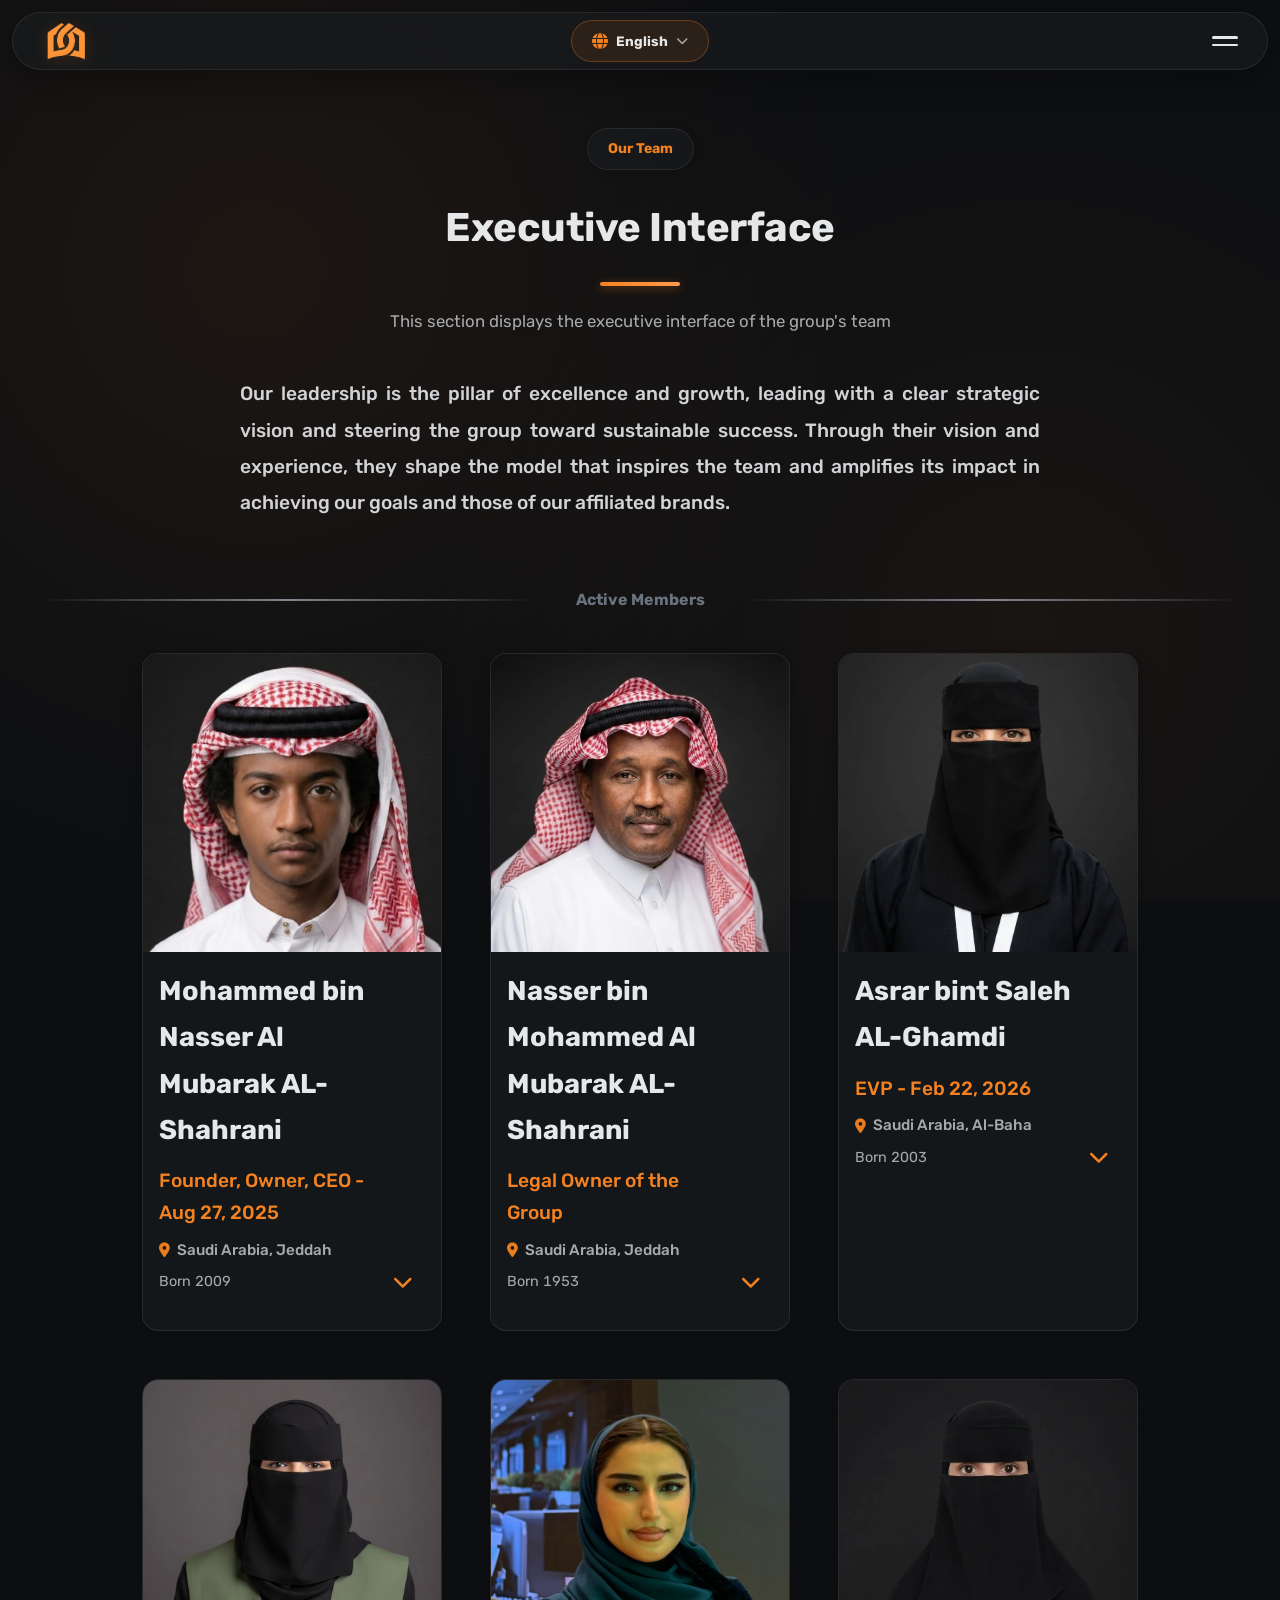
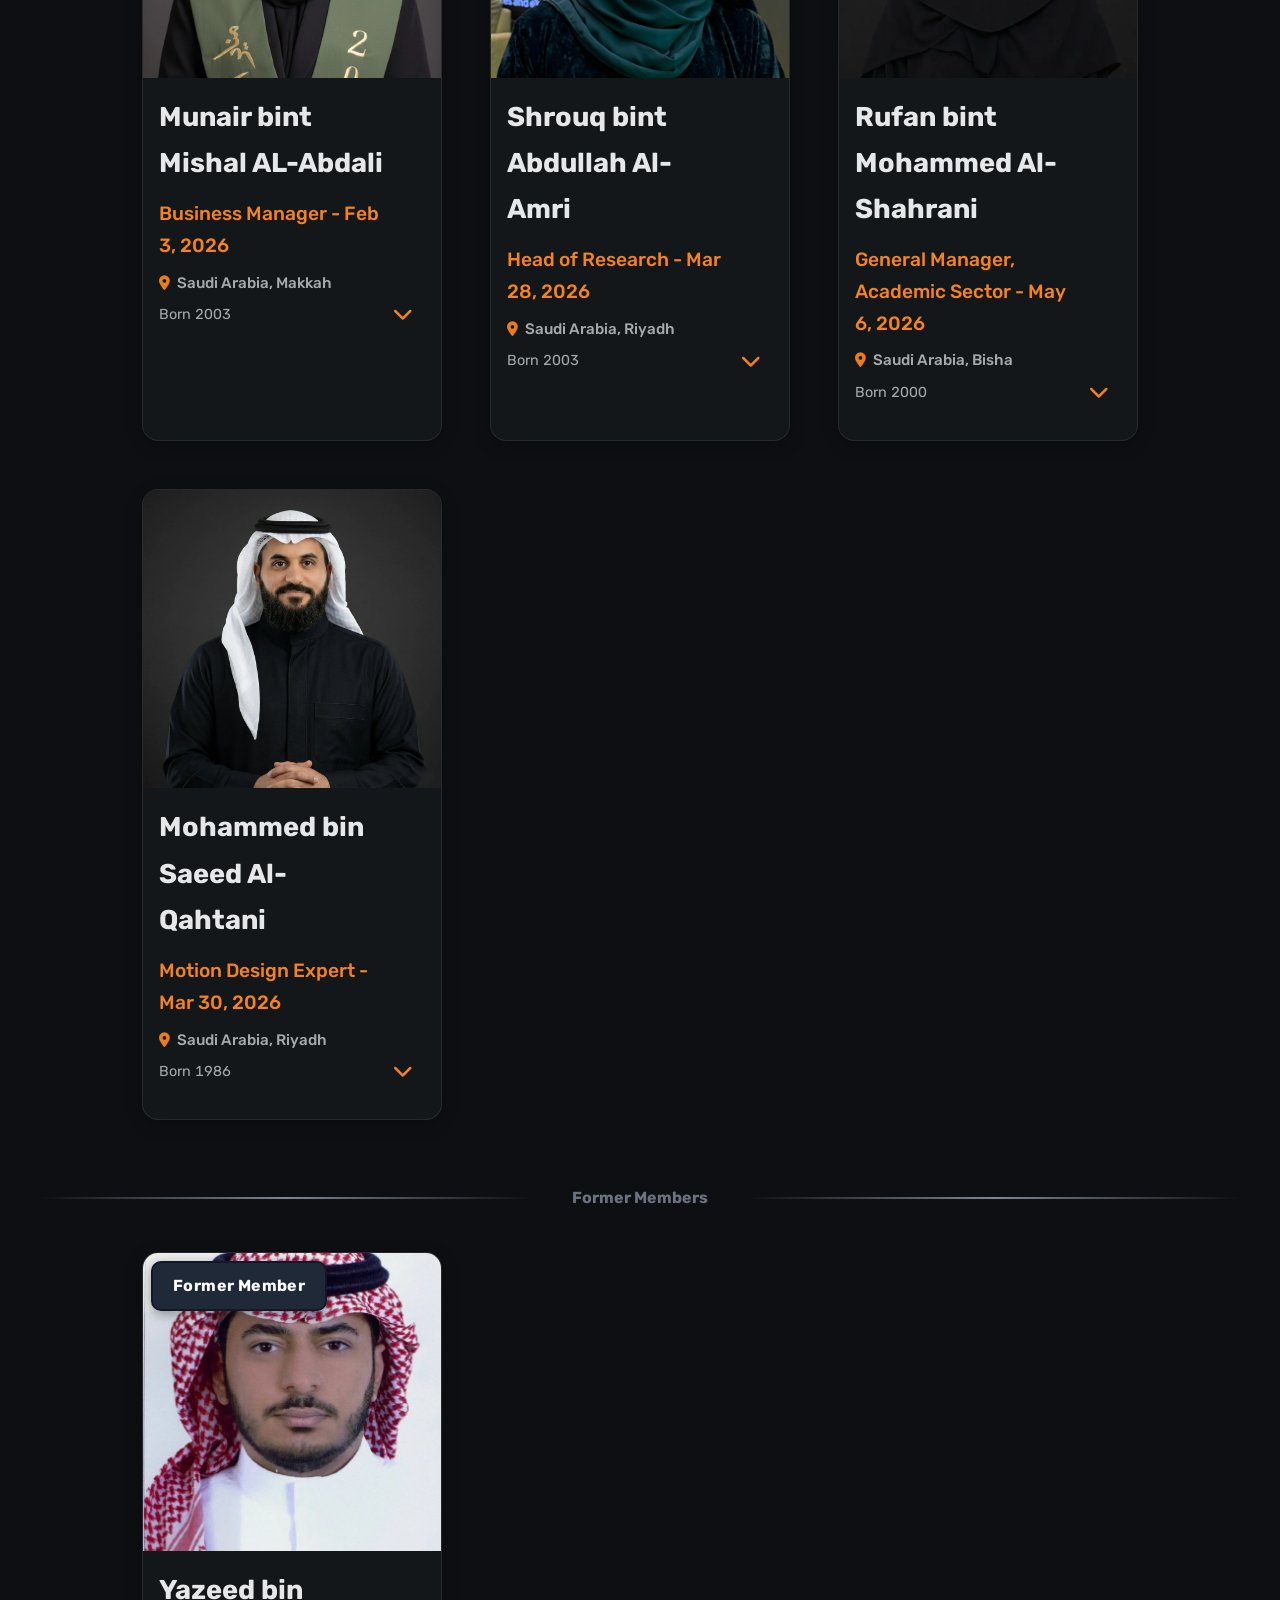
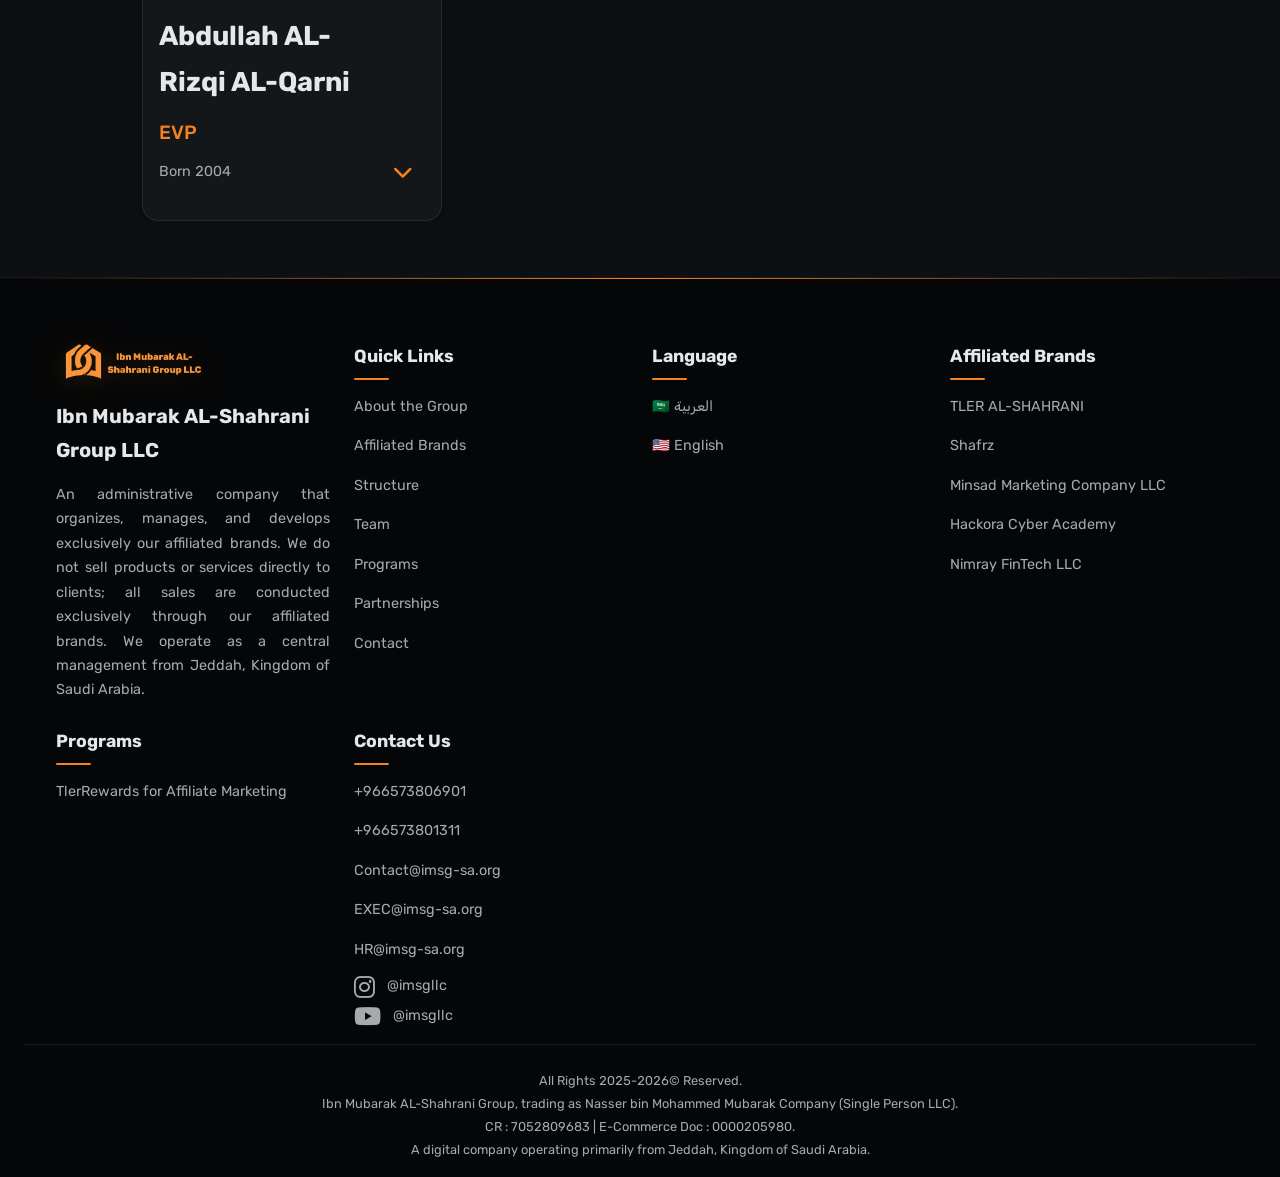
<file: EN/team/index.html>
<!DOCTYPE html>
<html lang="en" dir="ltr">

<head>
    <meta charset="UTF-8">
    <meta name="viewport" content="width=device-width, initial-scale=1.0">
    <meta http-equiv="X-UA-Compatible" content="IE=edge">
    <title>Executive Interface | Ibn Mubarak AL-Shahrani Group LLC</title>
    <meta name="description" content="Executive interface of the team at Ibn Mubarak AL-Shahrani Group LLC.">
    <link rel="icon" type="image/x-icon" href="../../assets/images/Icon.ico">
    <link rel="stylesheet" href="https://cdnjs.cloudflare.com/ajax/libs/font-awesome/6.5.1/css/all.min.css">
    <link rel="stylesheet" href="../../style.css?v=26">
</head>

<body>
    <header class="navbar" id="navbar">
        <nav class="nav-container">
            <div class="nav-logo">
                <a href="../index.html"><img src="../../assets/images/Logo2.webp" alt="Logo" class="logo-img"></a>
            </div>
            <button class="nav-toggle" id="navToggle" aria-label="Navigation Menu" aria-expanded="false">
                <span></span>
                <span></span>
            </button>
            <div class="lang-selector-wrapper">
                <button class="lang-selector" id="langSelector" aria-label="Select Language" aria-expanded="false">
                    <i class="fas fa-globe"></i>
                    <span class="lang-text">English</span>
                    <i class="fas fa-chevron-down lang-arrow"></i>
                </button>
                <div class="lang-dropdown" id="langDropdown">
                    <button class="lang-option" data-lang="ar" data-url="../../team/index.html">
                        <span class="lang-flag">🇸🇦</span>
                        <span>العربية</span>
                        <i class="fas fa-check lang-check"></i>
                    </button>
                    <button class="lang-option active" data-lang="en" data-url="">
                        <span class="lang-flag">🇺🇸</span>
                        <span>English</span>
                        <i class="fas fa-check lang-check"></i>
                    </button>
                </div>
            </div>
            <ul class="nav-menu" id="navMenu">
                <li><a href="../index.html#hero" class="nav-link">Home</a></li>
                <li><a href="../index.html#about" class="nav-link">About the Group</a></li>
                <li><a href="../index.html#brands" class="nav-link">Brands</a></li>
                <li><a href="../index.html#programs" class="nav-link">Programs</a></li>
                <li><a href="../partnerships/" class="nav-link">Partnerships</a></li>
                <li><a href="../index.html#team" class="nav-link">Structure</a></li>
                <li><a href="index.html" class="nav-link nav-link-active">Team</a></li>
                <li><a href="../index.html#contact" class="nav-link">Contact</a></li>
            </ul>
        </nav>
    </header>

    <section class="team team-page" id="team">
        <div class="container">
            <div class="section-header">
                <span class="section-badge">Our Team</span>
                <h2 class="section-title">Executive Interface</h2>
                <p class="section-description" style="text-align: center">
                    This section displays the executive interface of the group's team
                </p>
            </div>
            <div class="team-content">
                <div class="executive-interface-section">
                    <div class="members-leadership-intro">
                        <p class="members-leadership-intro-text">Our leadership is the pillar of excellence and growth, leading with a clear strategic vision and steering the group toward sustainable success. Through their vision and experience, they shape the model that inspires the team and amplifies its impact in achieving our goals and those of our affiliated brands.</p>
                    </div>
                    <div class="members-divider">
                        <span class="members-divider-line"></span>
                        <span class="members-divider-text">Active Members</span>
                        <span class="members-divider-line"></span>
                    </div>
                    <div class="management-cards">
                        <article class="team-card founder-card">
                            <div class="team-image-wrapper">
                                <img src="../../assets/images/Team/MS - CEO.webp?v=1" alt="Mohammed bin Nasser Al Mubarak AL-Shahrani" loading="lazy" class="team-image">
                            </div>
                            <div class="team-info">
                                <div class="team-header">
                                    <div class="team-meta">
                                        <h3>Mohammed bin Nasser <span class="team-name-line">Al Mubarak AL-Shahrani</span></h3>
                                        <p class="team-role">Founder, Owner, CEO - Aug 27, 2025</p>
                                        <p class="team-location"><i class="fas fa-map-marker-alt" aria-hidden="true"></i><span>Saudi Arabia, Jeddah</span></p>
                                        <p class="team-birth">Born 2009</p>
                                    </div>
                                    <button type="button" class="team-bio-toggle" aria-label="Read bio" aria-expanded="false">
                                        <i class="fas fa-chevron-down team-bio-icon"></i>
                                    </button>
                                </div>
                                <div class="team-description-wrap">
                                <p class="team-description">
                                    Works in the Senior Management department and is considered the backbone of the group. He left his studies in the second semester of first year high school with 62% for health and family reasons to focus on his professional career.<br>
                                    An expert in technology—specifically cybersecurity, programming, and other fields—since 2018, and in commerce and marketing since 2024. He leads the group's strategic vision to achieve its mission and goals and is fully responsible for its outcomes, makes major decisions, and attracts major clients from merchants, establishments, and government entities.<br>
                                    He has held the aforementioned positions since the group's founding and is distinguished by broad experience across all its departments thanks to having started as a freelancer without capital, relying on his experience and self-learning, which granted him those experiences; he continues to develop and does not settle for a fixed level of learning.
                                </p>
                                </div>
                            </div>
                        </article>

                        <article class="team-card legal-owner-card">
                            <div class="team-image-wrapper">
                                <img src="../../assets/images/Team/NS - Legal Owner.webp" alt="Nasser bin Mohammed Al Mubarak AL-Shahrani" loading="lazy" class="team-image">
                            </div>
                            <div class="team-info">
                                <div class="team-header">
                                    <div class="team-meta">
                                        <h3>Nasser bin Mohammed <span class="team-name-line">Al Mubarak AL-Shahrani</span></h3>
                                        <p class="team-role">Legal Owner of the Group</p>
                                        <p class="team-location"><i class="fas fa-map-marker-alt" aria-hidden="true"></i><span>Saudi Arabia, Jeddah</span></p>
                                        <p class="team-birth">Born 1953</p>
                                    </div>
                                    <button type="button" class="team-bio-toggle" aria-label="Read bio" aria-expanded="false">
                                        <i class="fas fa-chevron-down team-bio-icon"></i>
                                    </button>
                                </div>
                                <div class="team-description-wrap">
                                <p class="team-description">
                                    Father of the CEO and considered the legal owner of the group and all of its records, documents, and government commercial rights, without assuming any executive or administrative duties.<br>
                                    He rarely participates in administrative decisions but is responsible for signing with government entities and banks as legal representative and for their accreditation with them, ensuring protection of legal and financial interests.<br>
                                    He did not complete his education but worked in the military sector then the private sector with a multi-activity professional career, and has field and military experience spanning approximately 60 years, giving him a broad vision and deep understanding in guiding organizational and strategic business.
                                </p>
                                </div>
                            </div>
                        </article>

                        <article class="team-card evp-card">
                            <div class="team-image-wrapper">
                                <img src="../../assets/images/Team/AG - EVP.webp" alt="Asrar bint Saleh AL-Ghamdi" loading="lazy" class="team-image">
                            </div>
                            <div class="team-info">
                                <div class="team-header">
                                    <div class="team-meta">
                                        <h3>Asrar bint Saleh AL-Ghamdi</h3>
                                        <p class="team-role">EVP - Feb 22, 2026</p>
                                        <p class="team-location"><i class="fas fa-map-marker-alt" aria-hidden="true"></i><span>Saudi Arabia, Al-Baha</span></p>
                                        <p class="team-birth">Born 2003</p>
                                    </div>
                                    <button type="button" class="team-bio-toggle" aria-label="Read bio" aria-expanded="false">
                                        <i class="fas fa-chevron-down team-bio-icon"></i>
                                    </button>
                                </div>
                                <div class="team-description-wrap">
                                <p class="team-description">
                                    Assistant and EVP, Bachelor's graduate in Computer Information Systems (CIS) (2025) from Al-Baha University with technical, analytical, and field experience.<br>
                                    She supports the CEO in organizing and managing the group's major business affairs, monitoring project and task execution, coordinating with different teams and departments, ensuring workflow and resolving operational issues, communicating with clients and partners, representing the group at official meetings, preparing periodic reports, strategies, plans, studies, policies, and budgets and approving them to ensure achievement of the group's strategic and organizational goals according to its approved policies.<br>
                                    She relies on her technical and analytical experience including app development, database management, UI design, data analysis, and cybersecurity to improve and enhance workflow efficiency and make well-considered executive decisions that reinforce business continuity and institutional performance quality.
                                </p>
                                </div>
                            </div>
                        </article>

                        <article class="team-card business-manager-card">
                            <div class="team-image-wrapper">
                                <img src="../../assets/images/Team/MA - Business Manager.webp" alt="Munair bint Mishal AL-Abdali" loading="lazy" class="team-image">
                            </div>
                            <div class="team-info">
                                <div class="team-header">
                                    <div class="team-meta">
                                        <h3>Munair bint Mishal AL-Abdali</h3>
                                        <p class="team-role">Business Manager - Feb 3, 2026</p>
                                        <p class="team-location"><i class="fas fa-map-marker-alt" aria-hidden="true"></i><span>Saudi Arabia, Makkah</span></p>
                                        <p class="team-birth">Born 2003</p>
                                    </div>
                                    <button type="button" class="team-bio-toggle" aria-label="Read bio" aria-expanded="false">
                                        <i class="fas fa-chevron-down team-bio-icon"></i>
                                    </button>
                                </div>
                                <div class="team-description-wrap">
                                <p class="team-description">
                                    Bachelor's graduate in Information Systems Science (2025) from Umm Al-Qura University, with strong practical experience as a full-stack developer, having trained at several organizations and participated in developing systems and applications in various programming languages and technologies, with skills in UI design, database management, and web applications.<br>
                                    She oversees organizing operations, monitoring task execution, and ensuring integration of operational, technical, and academic aspects to serve the group's strategic goals. She contributes to planning, time and resource management, improving workflow efficiency, coordinating with employees, departments, and stakeholders, and representing the group in relevant meetings.<br>
                                    She excels in monitoring operational and technical issues, analyzing them, and making executive decisions that support business continuity and institutional performance quality according to approved policies and standards.
                                </p>
                                </div>
                            </div>
                        </article>

                        <article class="team-card research-head-card">
                            <div class="team-image-wrapper">
                                <img src="../../assets/images/Team/SA - RO.webp?v=2" alt="Shrouq bint Abdullah Al-Amri" loading="lazy" class="team-image">
                            </div>
                            <div class="team-info">
                                <div class="team-header">
                                    <div class="team-meta">
                                        <h3>Shrouq bint Abdullah Al-Amri</h3>
                                        <p class="team-role">Head of Research - Mar 28, 2026</p>
                                        <p class="team-location"><i class="fas fa-map-marker-alt" aria-hidden="true"></i><span>Saudi Arabia, Riyadh</span></p>
                                        <p class="team-birth">Born 2003</p>
                                    </div>
                                    <button type="button" class="team-bio-toggle" aria-label="Read bio" aria-expanded="false">
                                        <i class="fas fa-chevron-down team-bio-icon"></i>
                                    </button>
                                </div>
                                <div class="team-description-wrap">
                                <p class="team-description">
                                    Bachelor's graduate in Information Systems (2025) from Bisha University, distinguished by strong experience in data analytics and digital transformation, with a solid foundation in artificial intelligence and process improvement. She has participated in national and technology projects, and brings practical data analysis experience with professional, knowledge-rich depth.<br>
                                    She leads the Research Department with an analytical mindset, with direct responsibility for steering its outputs and ensuring their quality and impact on the group's strategic directions and its affiliated brands.<br>
                                    She sets research priorities and topics based on data analysis and trends, supervises output quality before approval and publication, and applies appropriate tools to enhance research and analysis efficiency. She monitors performance to extract opportunities and risks and make strategic decisions that support the department's growth and sustainability of its results, in coordination with relevant staff and departments, with full commitment to institutional standards and output quality.
                                </p>
                                </div>
                            </div>
                        </article>

                        <article class="team-card academic-head-card">
                            <div class="team-image-wrapper">
                                <img src="../../assets/images/Team/RS - GMAR.webp" alt="Rufan bint Mohammed Al-Shahrani" loading="lazy" class="team-image">
                            </div>
                            <div class="team-info">
                                <div class="team-header">
                                    <div class="team-meta">
                                        <h3>Rufan bint Mohammed <span class="team-name-line">Al-Shahrani</span></h3>
                                        <p class="team-role">General Manager, Academic Sector - May 6, 2026</p>
                                        <p class="team-location"><i class="fas fa-map-marker-alt" aria-hidden="true"></i><span>Saudi Arabia, Bisha</span></p>
                                        <p class="team-birth">Born 2000</p>
                                    </div>
                                    <button type="button" class="team-bio-toggle" aria-label="Read bio" aria-expanded="false">
                                        <i class="fas fa-chevron-down team-bio-icon"></i>
                                    </button>
                                </div>
                                <div class="team-description-wrap">
                                <p class="team-description">
                                    Bachelor's graduate in Industrial Engineering with First Class Honors (4.88 of 5.00) in 2024 from the University of Bisha, with strong experience in operations management, quality control, and project improvement, and a solid foundation in operations research, project management, and data analysis. She has participated in international engineering conferences and received global research awards, and has practical teaching experience delivering industrial engineering courses to more than 136 students.<br>
                                    She leads the academic sector with an analytical engineering mindset, with direct responsibility for guiding its outputs and ensuring their quality and impact on the group's strategic directions and its affiliated brands.<br>
                                    She oversees the implementation of academic projects and student graduation projects to the highest quality standards, guides relevant teams toward peak performance, and applies quality and continuous improvement tools such as Kaizen and ISO 9001 standards to enhance output efficiency, monitors performance to identify opportunities and risks, and makes strategic decisions that support sector growth and sustainability of results in coordination with students, supervisors, and related departments, with full commitment to institutional standards and output quality.
                                </p>
                                </div>
                            </div>
                        </article>

                        <article class="team-card motion-designer-card">
                            <div class="team-image-wrapper">
                                <img src="../../assets/images/Team/MQ - MDE.webp" alt="Mohammed bin Saeed Al-Qahtani" loading="lazy" class="team-image">
                            </div>
                            <div class="team-info">
                                <div class="team-header">
                                    <div class="team-meta">
                                        <h3>Mohammed bin Saeed Al-Qahtani</h3>
                                        <p class="team-role">Motion Design Expert - Mar 30, 2026</p>
                                        <p class="team-location"><i class="fas fa-map-marker-alt" aria-hidden="true"></i><span>Saudi Arabia, Riyadh</span></p>
                                        <p class="team-birth">Born 1986</p>
                                    </div>
                                    <button type="button" class="team-bio-toggle" aria-label="Read bio" aria-expanded="false">
                                        <i class="fas fa-chevron-down team-bio-icon"></i>
                                    </button>
                                </div>
                                <div class="team-description-wrap">
                                <p class="team-description">
                                    Bachelor's graduate in Computer Science (2012) from King Khalid University, with experience since 2014 in motion graphics and corporate visual identity management.<br>
                                    He gained his experience working at several major organizations including SABIC and King Khalid University, and demonstrated his creative ability through tangible achievements across multiple areas, including managing massive design projects that exceeded 230 tasks in one project, direct contribution to building an integrated internal production ecosystem, attention to the technical side especially networks and web development, and obtaining professional certifications such as MCITP, CCNA, and CCNP.<br>
                                    His work style is characterized by institutional precision and creative discipline, and his skills extend to project management, coordination with external parties, and ensuring alignment with visual identity standards in every output, making him a key pillar in strengthening the group's visual presence and its affiliated brands across platforms and channels.
                                </p>
                                </div>
                            </div>
                        </article>
                    </div>

                    <div class="members-divider">
                        <span class="members-divider-line"></span>
                        <span class="members-divider-text">Former Members</span>
                        <span class="members-divider-line"></span>
                    </div>
                    <div class="management-cards former-members-cards">
                        <article class="team-card evp-card former-member-card">
                            <div class="team-image-wrapper">
                                <span class="former-member-badge">Former Member</span>
                                <img src="../../assets/images/Team/YQ - EVP.webp" alt="Yazeed bin Abdullah AL-Rizqi AL-Qarni" loading="lazy" class="team-image">
                            </div>
                            <div class="team-info">
                                <div class="team-header">
                                    <div class="team-meta">
                                        <h3>Yazeed bin Abdullah AL-Rizqi AL-Qarni</h3>
                                        <p class="team-role">EVP</p>
                                        <p class="team-birth">Born 2004</p>
                                    </div>
                                    <button type="button" class="team-bio-toggle" aria-label="Read bio" aria-expanded="false">
                                        <i class="fas fa-chevron-down team-bio-icon"></i>
                                    </button>
                                </div>
                                <div class="team-description-wrap">
                                <p class="team-description">
                                    EVP from Aug 29, 2025 to Feb 11, 2026, worked as Business Manager then EVP, responsible for the business management department and developing the company's business. He supervised the company's business operations and coordinated among different departments, ensuring efficient implementation of strategies. He has experience in administrative coordination and good professional traits such as the ability to work under pressure, flexibility, and professional passion. His responsibilities included: managing, organizing, and developing business, communicating with some clients and partners, attending meetings to close deals and sales and contracts, contributing to strategic planning, time management, and problem-solving. He fulfilled the assigned tasks within the scope of the position's responsibilities during his tenure with the group, and his contract was terminated by mutual consent between both parties.
                                </p>
                                </div>
                            </div>
                        </article>
                    </div>
                </div>
            </div>
        </div>
    </section>

    <footer class="footer">
        <div class="container">
            <div class="footer-content">
                <div class="footer-section">
                    <div class="footer-logo">
                        <img src="../../assets/images/E Logo.webp" alt="Logo" class="footer-logo-img">
                        <h3>Ibn Mubarak AL-Shahrani Group LLC</h3>
                        <p class="footer-about">
                            An administrative company that organizes, manages, and develops exclusively our affiliated
                            brands. We do not sell products or services directly to clients; all sales are conducted
                            exclusively through our affiliated brands. We operate as a central management from Jeddah,
                            Kingdom of Saudi Arabia.
                        </p>
                    </div>
                </div>
                <div class="footer-section">
                    <h4>Quick Links</h4>
                    <ul class="footer-links">
                        <li><a href="../index.html#about">About the Group</a></li>
                        <li><a href="../index.html#brands">Affiliated Brands</a></li>
                        <li><a href="../index.html#team">Structure</a></li>
                        <li><a href="./">Team</a></li>
                        <li><a href="../index.html#programs">Programs</a></li>
                        <li><a href="../partnerships/">Partnerships</a></li>
                        <li><a href="../index.html#contact">Contact</a></li>
                    </ul>
                </div>
                <div class="footer-section">
                    <h4>Language</h4>
                    <ul class="footer-links">
                        <li><a href="../../team/index.html" class="footer-lang-link" data-lang="ar" data-url="../../team/index.html">🇸🇦 العربية</a></li>
                        <li><a href="#" class="footer-lang-link" data-lang="en" data-url="">🇺🇸 English</a></li>
                    </ul>
                </div>
                <div class="footer-section">
                    <h4>Affiliated Brands</h4>
                    <ul class="footer-links">
                        <li><a href="https://trsi.me" target="_blank" rel="noopener noreferrer">TLER AL-SHAHRANI</a></li>
                        <li><a href="#" target="_blank" rel="noopener noreferrer">Shafrz</a></li>
                        <li><a href="https://minsad.com" target="_blank" rel="noopener noreferrer">Minsad Marketing Company LLC</a></li>
                        <li><a href="https://hackora.org" target="_blank" rel="noopener noreferrer">Hackora Cyber Academy</a></li>
                        <li><a href="https://nimray.org" target="_blank" rel="noopener noreferrer">Nimray FinTech LLC</a></li>
                    </ul>
                </div>
                <div class="footer-section">
                    <h4>Programs</h4>
                    <ul class="footer-links">
                        <li><a href="https://tler-rewards.org/" target="_blank" rel="noopener noreferrer">TlerRewards for Affiliate Marketing</a></li>
                    </ul>
                </div>
                <div class="footer-section">
                    <h4>Contact Us</h4>
                    <ul class="footer-contact">
                        <li><a href="https://wa.me/966573806901" target="_blank" rel="noopener noreferrer">+966573806901</a></li>
                        <li><a href="https://wa.me/966573801311" target="_blank" rel="noopener noreferrer">+966573801311</a></li>
                        <li><a href="mailto:Contact@imsg-sa.org">Contact@imsg-sa.org</a></li>
                        <li><a href="mailto:exec@imsg-sa.org">EXEC@imsg-sa.org</a></li>
                        <li><a href="mailto:hr@imsg-sa.org">HR@imsg-sa.org</a></li>
                        <li class="social-link">
                            <a href="https://www.instagram.com/imsgllc" target="_blank" rel="noopener noreferrer" aria-label="Instagram"><i class="fab fa-instagram"></i>@imsgllc</a>
                            <a href="https://www.youtube.com/@imsgllc" target="_blank" rel="noopener noreferrer" aria-label="YouTube"><i class="fab fa-youtube"></i>@imsgllc</a>
                        </li>
                    </ul>
                </div>
            </div>

            <div class="footer-bottom">
                <p class="footer-text" style="text-align: center;">
                    All Rights <span id="copyrightYear">2025-2025</span>© Reserved.<br>
                    Ibn Mubarak AL-Shahrani Group, trading as Nasser bin Mohammed Mubarak Company (Single Person LLC).<br>
                    CR : 7052809683 | E-Commerce Doc : 0000205980.<br>
                    A digital company operating primarily from Jeddah, Kingdom of Saudi Arabia.
                </p>
            </div>
        </div>
    </footer>

    <script src="../../script.js?v=23"></script>
</body>

</html>
</file>
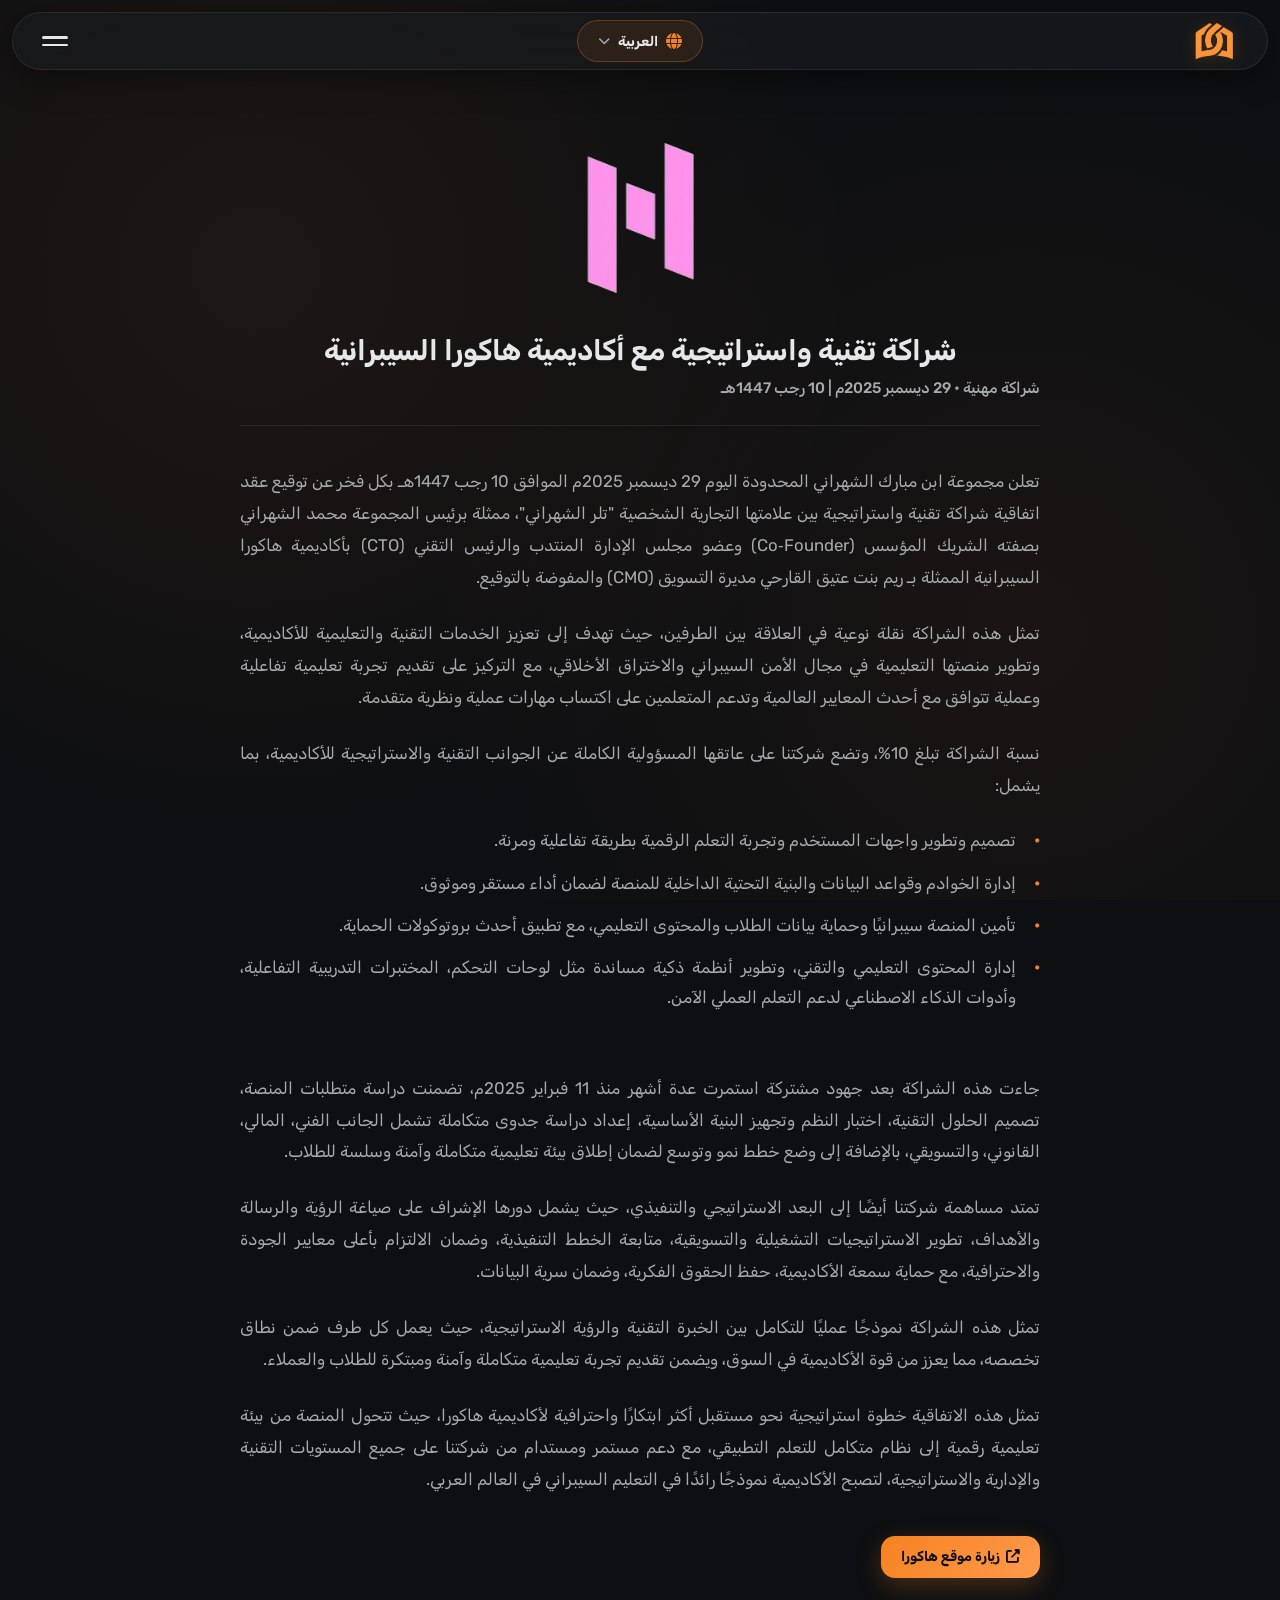
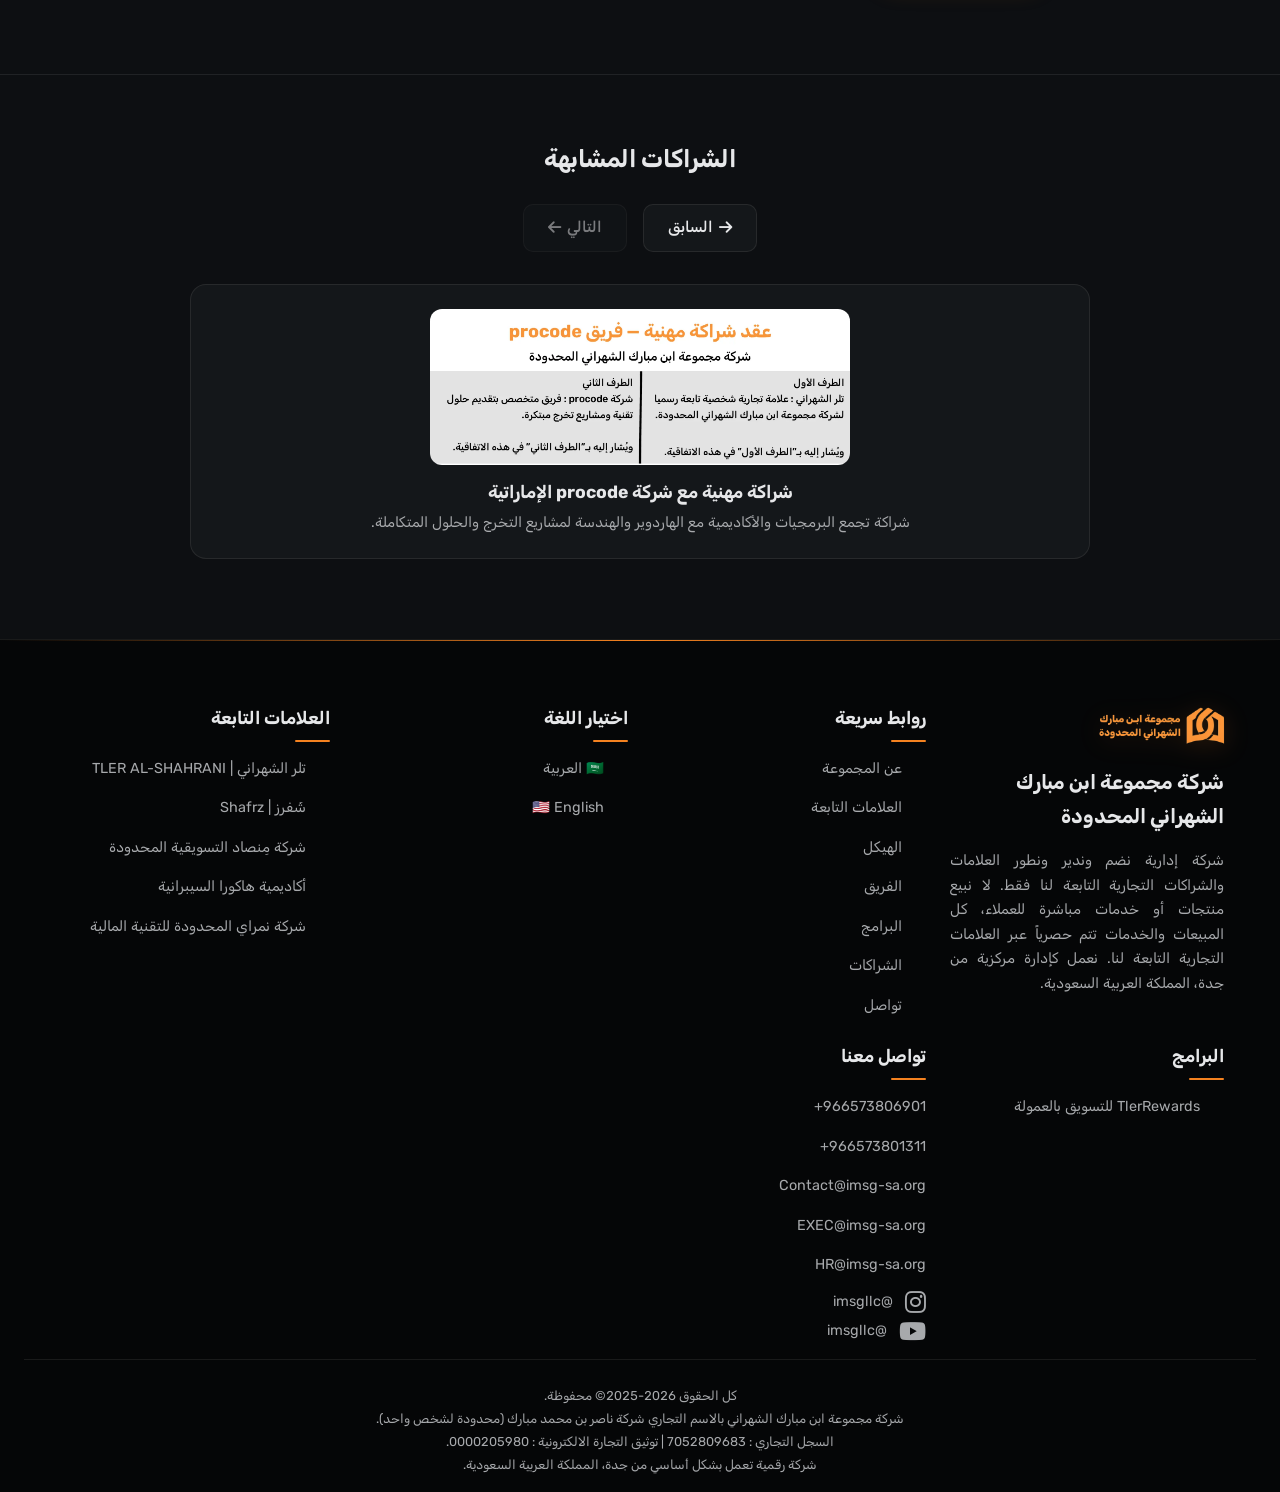
<file: partnerships/Hackora/index.html>
<!DOCTYPE html>
<html lang="ar" dir="rtl">

<head>
    <meta charset="UTF-8">
    <meta name="viewport" content="width=device-width, initial-scale=1.0">
    <meta http-equiv="X-UA-Compatible" content="IE=edge">
    <title>شراكة هاكورا | شركة مجموعة ابن مبارك الشهراني المحدودة</title>
    <meta name="description"
        content="شراكة تقنية واستراتيجية بين المجموعة وأكاديمية هاكورا السيبرانية في مجال التعليم التقني والأمن السيبراني.">
    <link rel="icon" type="image/x-icon" href="../../assets/images/Icon.ico">
    <link rel="stylesheet" href="https://cdnjs.cloudflare.com/ajax/libs/font-awesome/6.5.1/css/all.min.css">
    <link rel="stylesheet" href="../../style.css?v=26">
</head>

<body>
    <header class="navbar" id="navbar">
        <nav class="nav-container">
            <div class="nav-logo">
                <a href="../../index.html"><img src="../../assets/images/Logo2.webp" alt="الشعار" class="logo-img"></a>
            </div>
            <button class="nav-toggle" id="navToggle" aria-label="قائمة التنقل" aria-expanded="false">
                <span></span>
                <span></span>
            </button>
            <div class="lang-selector-wrapper">
                <button class="lang-selector" id="langSelector" aria-label="اختيار اللغة" aria-expanded="false">
                    <i class="fas fa-globe"></i>
                    <span class="lang-text">العربية</span>
                    <i class="fas fa-chevron-down lang-arrow"></i>
                </button>
                <div class="lang-dropdown" id="langDropdown">
                    <button class="lang-option active" data-lang="ar" data-url="">
                        <span class="lang-flag">🇸🇦</span>
                        <span>العربية</span>
                        <i class="fas fa-check lang-check"></i>
                    </button>
                    <button class="lang-option" data-lang="en" data-url="../../EN/partnerships/Hackora/index.html">
                        <span class="lang-flag">🇺🇸</span>
                        <span>English</span>
                        <i class="fas fa-check lang-check"></i>
                    </button>
                </div>
            </div>
            <ul class="nav-menu" id="navMenu">
                <li><a href="../../index.html#hero" class="nav-link">الرئيسية</a></li>
                <li><a href="../../index.html#about" class="nav-link">عن المجموعة</a></li>
                <li><a href="../../index.html#brands" class="nav-link">العلامات التابعة</a></li>
                <li><a href="../../index.html#programs" class="nav-link">البرامج</a></li>
                <li><a href="../index.html" class="nav-link nav-link-active">الشراكات</a></li>
                <li><a href="../../index.html#team" class="nav-link">الهيكل</a></li>
                <li><a href="../../team/" class="nav-link">الفريق</a></li>
                <li><a href="../../index.html#contact" class="nav-link">تواصل</a></li>
            </ul>
        </nav>
    </header>

    <section class="partnership-detail" id="partnership-detail">
        <div class="container">
            <article class="partnership-article">
                <div class="partnership-article-header">
                    <img src="../../assets/images/Hackora.webp" alt="شعار أكاديمية هاكورا السيبرانية"
                        class="partnership-article-logo" loading="eager">
                    <h1>شراكة تقنية واستراتيجية مع أكاديمية هاكورا السيبرانية</h1>
                    <p class="partnership-article-subtitle">شراكة مهنية • 29 ديسمبر 2025م | 10 رجب 1447هـ</p>
                </div>
                <div class="partnership-article-content">
                    <p>
                        تعلن مجموعة ابن مبارك الشهراني المحدودة اليوم 29 ديسمبر 2025م الموافق 10 رجب 1447هـ بكل فخر عن
                        توقيع عقد اتفاقية شراكة تقنية واستراتيجية بين علامتها التجارية الشخصية "تلر الشهراني"، ممثلة
                        برئيس المجموعة محمد الشهراني بصفته الشريك المؤسس (Co‑Founder) وعضو مجلس الإدارة المنتدب والرئيس
                        التقني (CTO) بأكاديمية هاكورا السيبرانية الممثلة بـ ريم بنت عتيق القارحي مديرة التسويق (CMO)
                        والمفوضة بالتوقيع.
                    </p>
                    <p>
                        تمثل هذه الشراكة نقلة نوعية في العلاقة بين الطرفين، حيث تهدف إلى تعزيز الخدمات التقنية
                        والتعليمية للأكاديمية، وتطوير منصتها التعليمية في مجال الأمن السيبراني والاختراق الأخلاقي، مع
                        التركيز على تقديم تجربة تعليمية تفاعلية وعملية تتوافق مع أحدث المعايير العالمية وتدعم المتعلمين
                        على اكتساب مهارات عملية ونظرية متقدمة.
                    </p>
                    <p>
                        نسبة الشراكة تبلغ 10%، وتضع شركتنا على عاتقها المسؤولية الكاملة عن الجوانب التقنية والاستراتيجية
                        للأكاديمية، بما يشمل:
                    </p>
                    <ul class="partnership-list">
                        <li>تصميم وتطوير واجهات المستخدم وتجربة التعلم الرقمية بطريقة تفاعلية ومرنة.</li>
                        <li>إدارة الخوادم وقواعد البيانات والبنية التحتية الداخلية للمنصة لضمان أداء مستقر وموثوق.</li>
                        <li>تأمين المنصة سيبرانيًا وحماية بيانات الطلاب والمحتوى التعليمي، مع تطبيق أحدث بروتوكولات
                            الحماية.</li>
                        <li>إدارة المحتوى التعليمي والتقني، وتطوير أنظمة ذكية مساندة مثل لوحات التحكم، المختبرات
                            التدريبية التفاعلية، وأدوات الذكاء الاصطناعي لدعم التعلم العملي الآمن.</li>
                    </ul>
                    <p>
                        جاءت هذه الشراكة بعد جهود مشتركة استمرت عدة أشهر منذ 11 فبراير 2025م، تضمنت دراسة متطلبات
                        المنصة، تصميم الحلول التقنية، اختبار النظم وتجهيز البنية الأساسية، إعداد دراسة جدوى متكاملة تشمل
                        الجانب الفني، المالي، القانوني، والتسويقي، بالإضافة إلى وضع خطط نمو وتوسع لضمان إطلاق بيئة
                        تعليمية متكاملة وآمنة وسلسة للطلاب.
                    </p>
                    <p>
                        تمتد مساهمة شركتنا أيضًا إلى البعد الاستراتيجي والتنفيذي، حيث يشمل دورها الإشراف على صياغة
                        الرؤية والرسالة والأهداف، تطوير الاستراتيجيات التشغيلية والتسويقية، متابعة الخطط التنفيذية،
                        وضمان الالتزام بأعلى معايير الجودة والاحترافية، مع حماية سمعة الأكاديمية، حفظ الحقوق الفكرية،
                        وضمان سرية البيانات.
                    </p>
                    <p>
                        تمثل هذه الشراكة نموذجًا عمليًا للتكامل بين الخبرة التقنية والرؤية الاستراتيجية، حيث يعمل كل طرف
                        ضمن نطاق تخصصه، مما يعزز من قوة الأكاديمية في السوق، ويضمن تقديم تجربة تعليمية متكاملة وآمنة
                        ومبتكرة للطلاب والعملاء.
                    </p>
                    <p>
                        تمثل هذه الاتفاقية خطوة استراتيجية نحو مستقبل أكثر ابتكارًا واحترافية لأكاديمية هاكورا، حيث
                        تتحول المنصة من بيئة تعليمية رقمية إلى نظام متكامل للتعلم التطبيقي، مع دعم مستمر ومستدام من
                        شركتنا على جميع المستويات التقنية والإدارية والاستراتيجية، لتصبح الأكاديمية نموذجًا رائدًا في
                        التعليم السيبراني في العالم العربي.
                    </p>
                    <a href="https://hackora.org" target="_blank" rel="noopener noreferrer" class="program-link">
                        <i class="fas fa-external-link-alt"></i> زيارة موقع هاكورا
                    </a>
                </div>
            </article>
        </div>
    </section>

    <section class="similar-partnerships">
        <div class="container">
            <h2 class="similar-partnerships-title">الشراكات المشابهة</h2>
            <div class="partnership-nav-buttons">
                <a href="../procode/" class="partnership-nav-btn partnership-nav-prev"><i
                        class="fas fa-arrow-right"></i> السابق</a>
                <span class="partnership-nav-btn partnership-nav-next partnership-nav-disabled">التالي <i
                        class="fas fa-arrow-left"></i></span>
            </div>
            <div class="similar-partnerships-grid">
                <a href="../procode/" class="similar-partnership-card">
                    <div class="similar-partnership-image">
                        <img src="../../assets/images/procode Pship.webp" alt="شراكة procode" loading="lazy">
                    </div>
                    <h3>شراكة مهنية مع شركة procode الإماراتية</h3>
                    <p>شراكة تجمع البرمجيات والأكاديمية مع الهاردوير والهندسة لمشاريع التخرج والحلول المتكاملة.</p>
                </a>
            </div>
        </div>
    </section>

    <footer class="footer">
        <div class="container">
            <div class="footer-content">
                <div class="footer-section">
                    <div class="footer-logo">
                        <img src="../../assets/images/Logo.webp" alt="الشعار" class="footer-logo-img">
                        <h3>شركة مجموعة ابن مبارك الشهراني المحدودة</h3>
                        <p class="footer-about">
                            شركة إدارية نضم وندير ونطور العلامات والشراكات التجارية التابعة لنا فقط. لا نبيع منتجات أو
                            خدمات مباشرة للعملاء، كل المبيعات والخدمات تتم حصرياً عبر العلامات التجارية التابعة لنا.
                            نعمل كإدارة مركزية من جدة، المملكة العربية السعودية.
                        </p>
                    </div>
                </div>
                <div class="footer-section">
                    <h4>روابط سريعة</h4>
                    <ul class="footer-links">
                        <li><a href="../../index.html#about">عن المجموعة</a></li>
                        <li><a href="../../index.html#brands">العلامات التابعة</a></li>
                        <li><a href="../../index.html#team">الهيكل</a></li>
                        <li><a href="../../team/">الفريق</a></li>
                        <li><a href="../../index.html#programs">البرامج</a></li>
                        <li><a href="../index.html">الشراكات</a></li>
                        <li><a href="../../index.html#contact">تواصل</a></li>
                    </ul>
                </div>
                <div class="footer-section">
                    <h4>اختيار اللغة</h4>
                    <ul class="footer-links">
                        <li><a href="#" class="footer-lang-link" data-lang="ar" data-url="">🇸🇦 العربية</a></li>
                        <li><a href="../../EN/partnerships/Hackora/index.html" class="footer-lang-link" data-lang="en"
                                data-url="../../EN/partnerships/Hackora/index.html">🇺🇸 English</a></li>
                    </ul>
                </div>
                <div class="footer-section">
                    <h4>العلامات التابعة</h4>
                    <ul class="footer-links">
                        <li><a href="https://trsi.me" target="_blank" rel="noopener noreferrer">تلر الشهراني | TLER
                                AL-SHAHRANI</a></li>
                        <li><a href="#" target="_blank" rel="noopener noreferrer">شَفرز | Shafrz</a></li>
                        <li><a href="https://minsad.com" target="_blank" rel="noopener noreferrer">شركة مِنصاد التسويقية
                                المحدودة</a></li>
                        <li><a href="https://hackora.org" target="_blank" rel="noopener noreferrer">أكاديمية هاكورا
                                السيبرانية</a></li>
                        <li><a href="https://nimray.org" target="_blank" rel="noopener noreferrer">شركة نمراي المحدودة للتقنية المالية</a></li>
                    </ul>
                </div>
                <div class="footer-section">
                    <h4>البرامج</h4>
                    <ul class="footer-links">
                        <li><a href="https://tler-rewards.org/" target="_blank" rel="noopener noreferrer">TlerRewards
                                للتسويق بالعمولة</a></li>
                    </ul>
                </div>
                <div class="footer-section">
                    <h4>تواصل معنا</h4>
                    <ul class="footer-contact">
                        <li><a href="https://wa.me/966573806901" target="_blank"
                                rel="noopener noreferrer">966573806901+</a></li>
                        <li><a href="https://wa.me/966573801311" target="_blank"
                                rel="noopener noreferrer">966573801311+</a></li>
                        <li><a href="mailto:Contact@imsg-sa.org">Contact@imsg-sa.org</a></li>
                        <li><a href="mailto:exec@imsg-sa.org">EXEC@imsg-sa.org</a></li>
                        <li><a href="mailto:hr@imsg-sa.org">HR@imsg-sa.org</a></li>
                        <li class="social-link">
                            <a href="https://www.instagram.com/imsgllc" target="_blank" rel="noopener noreferrer"
                                aria-label="انستقرام"><i class="fab fa-instagram"></i>@imsgllc</a>
                            <a href="https://www.youtube.com/@imsgllc" target="_blank" rel="noopener noreferrer"
                                aria-label="يوتيوب"><i class="fab fa-youtube"></i>@imsgllc</a>
                        </li>
                    </ul>
                </div>
            </div>

            <div class="footer-bottom">
                <p class="footer-text" style="text-align: center;">
                    كل الحقوق <span id="copyrightYear">2025-2025</span>© محفوظة.<br>
                    شركة مجموعة ابن مبارك الشهراني بالاسم التجاري شركة ناصر بن محمد مبارك (محدودة لشخص واحد).<br>
                    السجل التجاري : 7052809683 | توثيق التجارة الالكترونية : 0000205980.<br>
                    شركة رقمية تعمل بشكل أساسي من جدة، المملكة العربية السعودية.
                </p>
            </div>
        </div>
    </footer>

    <script src="../../script.js?v=23"></script>
</body>

</html>
</file>
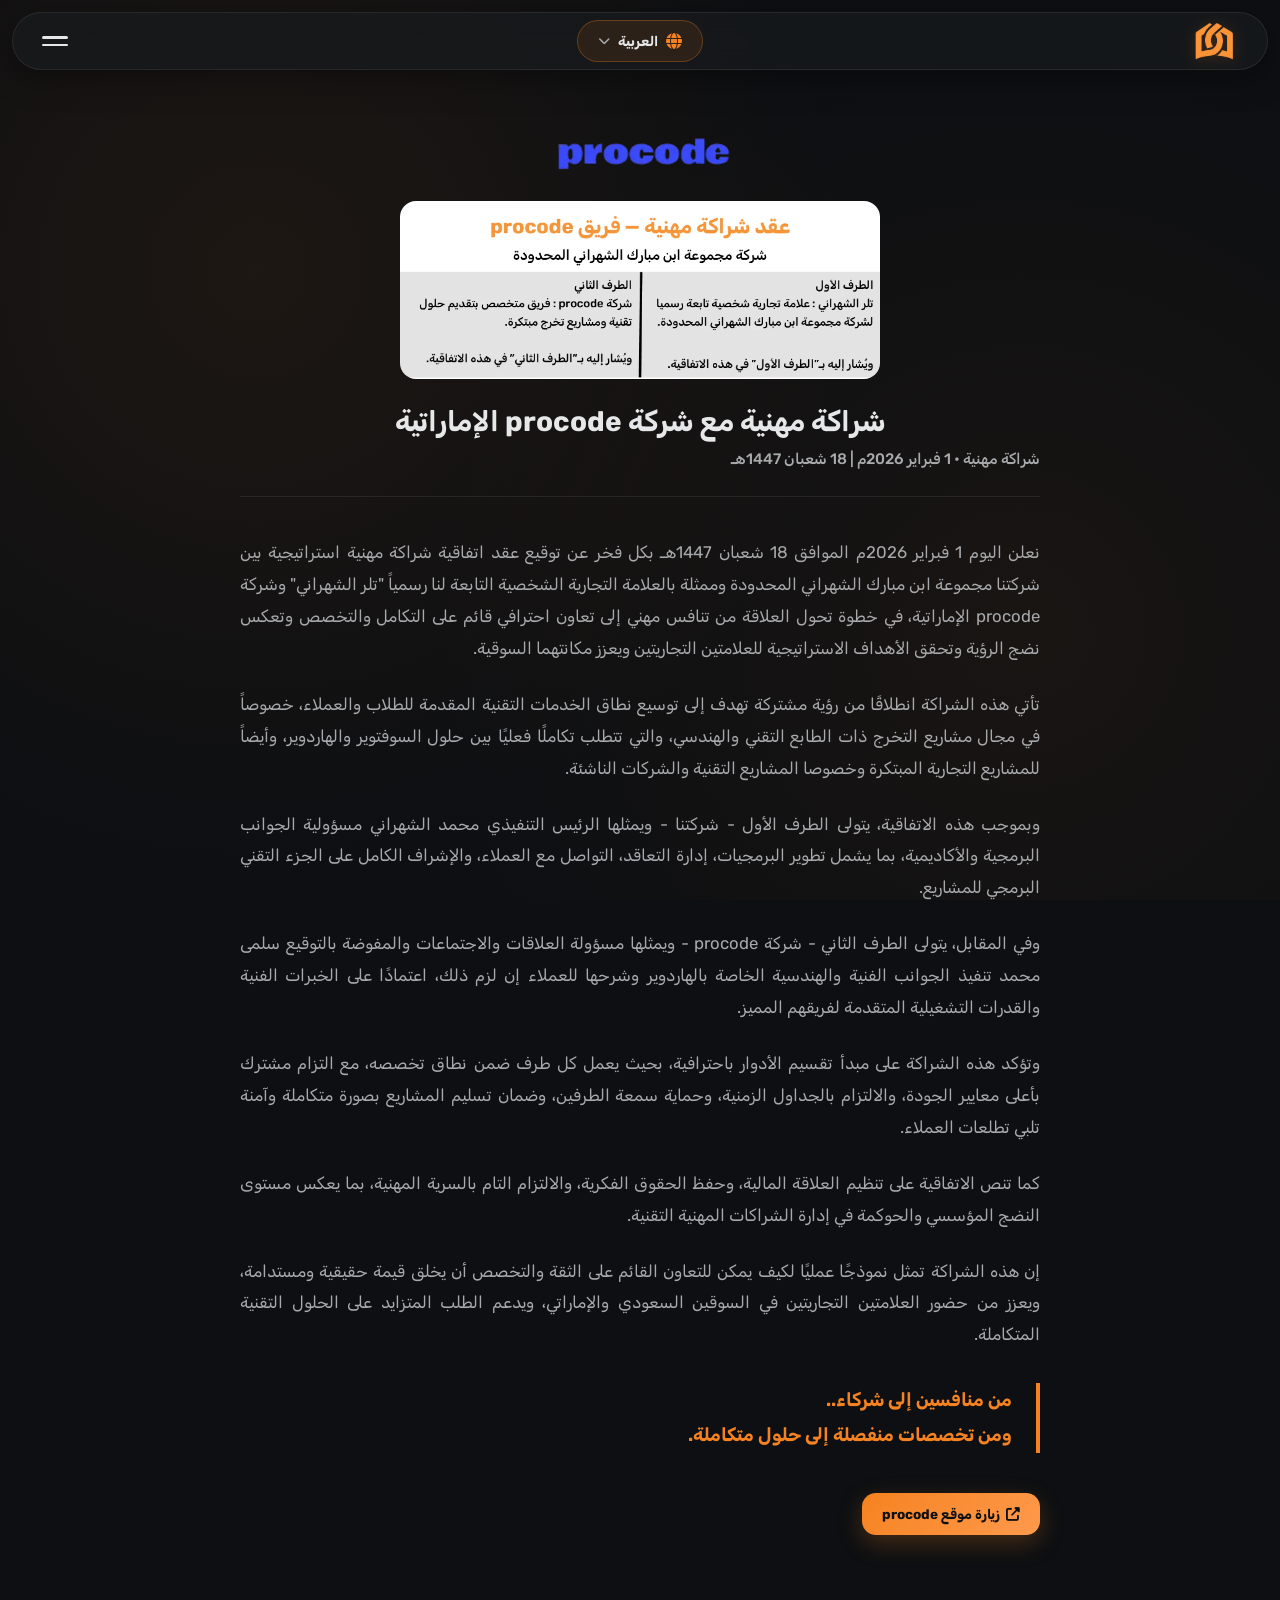
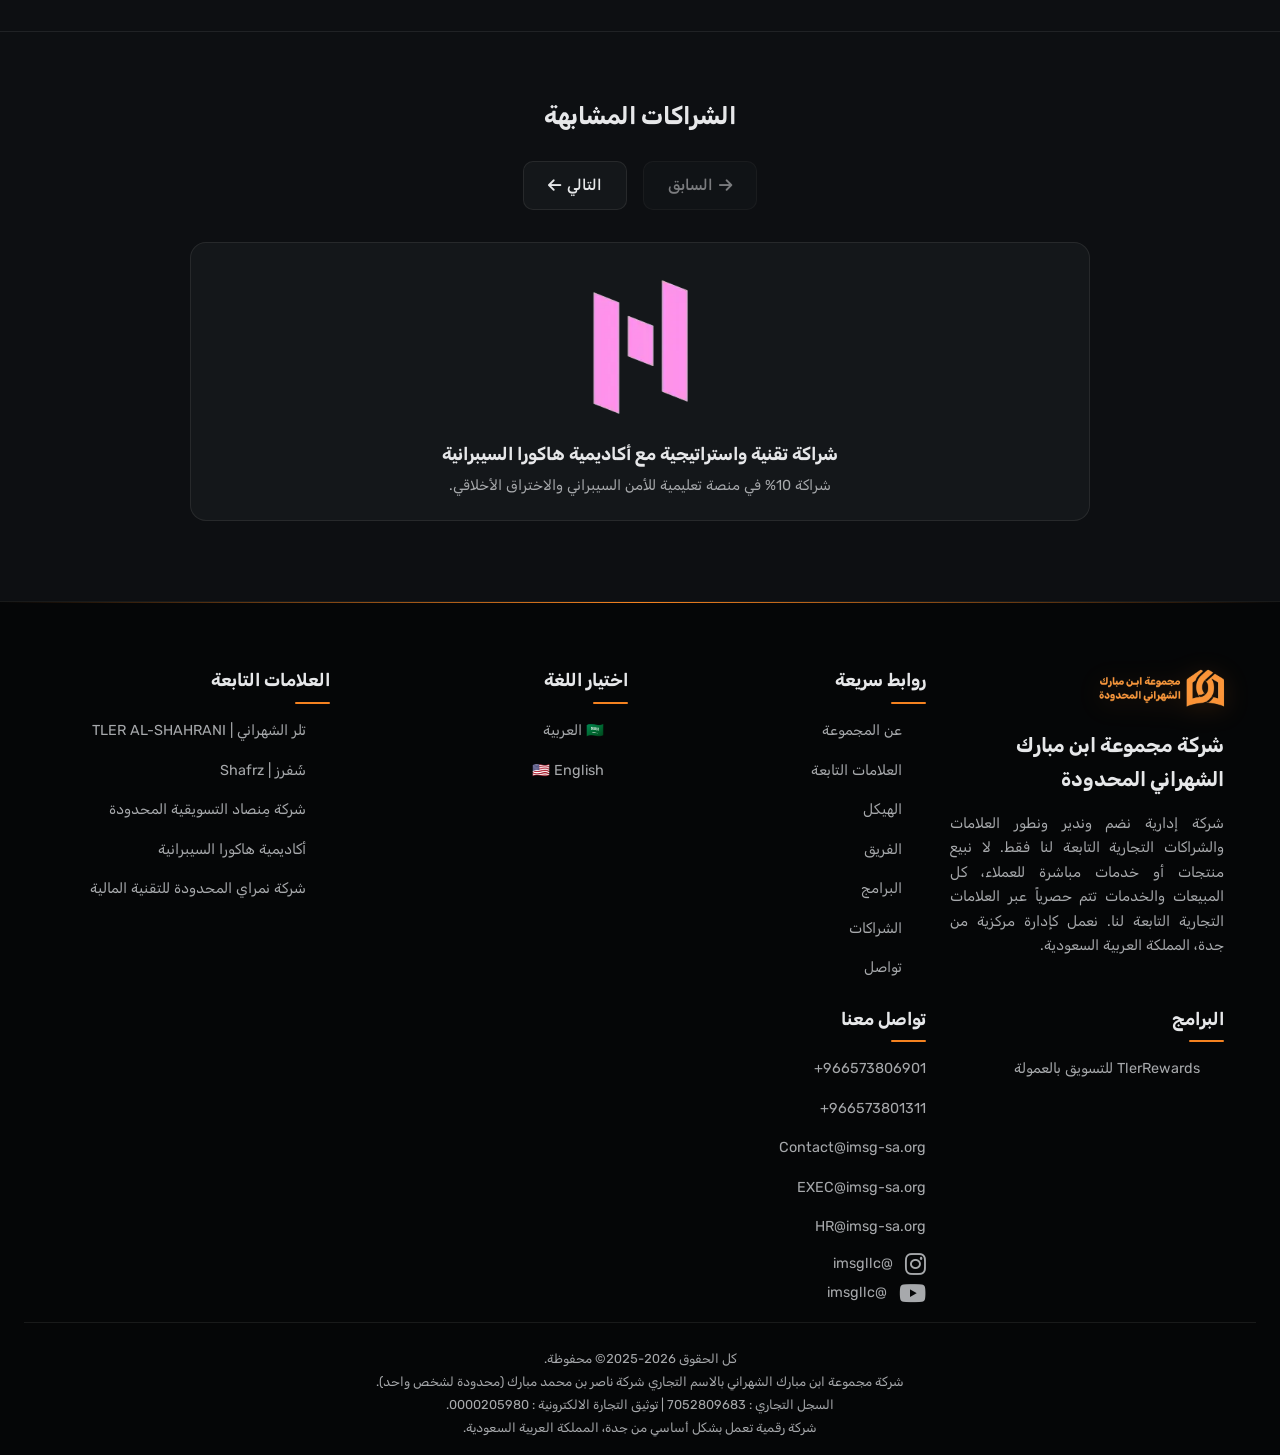
<file: partnerships/procode/index.html>
<!DOCTYPE html>
<html lang="ar" dir="rtl">

<head>
    <meta charset="UTF-8">
    <meta name="viewport" content="width=device-width, initial-scale=1.0">
    <meta http-equiv="X-UA-Compatible" content="IE=edge">
    <title>شراكة procode | شركة مجموعة ابن مبارك الشهراني المحدودة</title>
    <meta name="description"
        content="اتفاقية شراكة مهنية استراتيجية بين مجموعة ابن مبارك الشهراني وشركة procode الإماراتية.">
    <link rel="icon" type="image/x-icon" href="../../assets/images/Icon.ico">
    <link rel="stylesheet" href="https://cdnjs.cloudflare.com/ajax/libs/font-awesome/6.5.1/css/all.min.css">
    <link rel="stylesheet" href="../../style.css?v=26">
</head>

<body>
    <header class="navbar" id="navbar">
        <nav class="nav-container">
            <div class="nav-logo">
                <a href="../../index.html"><img src="../../assets/images/Logo2.webp" alt="الشعار" class="logo-img"></a>
            </div>
            <button class="nav-toggle" id="navToggle" aria-label="قائمة التنقل" aria-expanded="false">
                <span></span>
                <span></span>
            </button>
            <div class="lang-selector-wrapper">
                <button class="lang-selector" id="langSelector" aria-label="اختيار اللغة" aria-expanded="false">
                    <i class="fas fa-globe"></i>
                    <span class="lang-text">العربية</span>
                    <i class="fas fa-chevron-down lang-arrow"></i>
                </button>
                <div class="lang-dropdown" id="langDropdown">
                    <button class="lang-option active" data-lang="ar" data-url="">
                        <span class="lang-flag">🇸🇦</span>
                        <span>العربية</span>
                        <i class="fas fa-check lang-check"></i>
                    </button>
                    <button class="lang-option" data-lang="en" data-url="../../EN/partnerships/procode/index.html">
                        <span class="lang-flag">🇺🇸</span>
                        <span>English</span>
                        <i class="fas fa-check lang-check"></i>
                    </button>
                </div>
            </div>
            <ul class="nav-menu" id="navMenu">
                <li><a href="../../index.html#hero" class="nav-link">الرئيسية</a></li>
                <li><a href="../../index.html#about" class="nav-link">عن المجموعة</a></li>
                <li><a href="../../index.html#brands" class="nav-link">العلامات التابعة</a></li>
                <li><a href="../../index.html#programs" class="nav-link">البرامج</a></li>
                <li><a href="../index.html" class="nav-link nav-link-active">الشراكات</a></li>
                <li><a href="../../index.html#team" class="nav-link">الهيكل</a></li>
                <li><a href="../../team/" class="nav-link">الفريق</a></li>
                <li><a href="../../index.html#contact" class="nav-link">تواصل</a></li>
            </ul>
        </nav>
    </header>

    <section class="partnership-detail" id="partnership-detail">
        <div class="container">
            <article class="partnership-article">
                <div class="partnership-article-header">
                    <img src="../../assets/images/procode.webp" alt="شعار procode"
                        class="partnership-article-logo partnership-article-logo-main" loading="eager">
                    <img src="../../assets/images/procode Pship.webp" alt="شعار شراكة procode"
                        class="partnership-article-logo partnership-article-logo-procode" loading="eager">
                    <h1>شراكة مهنية مع شركة procode الإماراتية</h1>
                    <p class="partnership-article-subtitle">شراكة مهنية • 1 فبراير 2026م | 18 شعبان 1447هـ</p>
                </div>
                <div class="partnership-article-content">
                    <p>
                        نعلن اليوم 1 فبراير 2026م الموافق 18 شعبان 1447هـ بكل فخر عن توقيع عقد اتفاقية شراكة مهنية
                        استراتيجية بين شركتنا مجموعة ابن مبارك الشهراني المحدودة وممثلة بالعلامة التجارية الشخصية
                        التابعة لنا رسمياً "تلر الشهراني" وشركة procode الإماراتية، في خطوة تحول العلاقة من تنافس مهني
                        إلى تعاون احترافي قائم على التكامل والتخصص وتعكس نضج الرؤية وتحقق الأهداف الاستراتيجية للعلامتين
                        التجاريتين ويعزز مكانتهما السوقية.
                    </p>
                    <p>
                        تأتي هذه الشراكة انطلاقًا من رؤية مشتركة تهدف إلى توسيع نطاق الخدمات التقنية المقدمة للطلاب
                        والعملاء، خصوصاً في مجال مشاريع التخرج ذات الطابع التقني والهندسي، والتي تتطلب تكاملًا فعليًا
                        بين حلول السوفتوير والهاردوير، وأيضاً للمشاريع التجارية المبتكرة وخصوصا المشاريع التقنية
                        والشركات الناشئة.
                    </p>
                    <p>
                        وبموجب هذه الاتفاقية، يتولى الطرف الأول - شركتنا - ويمثلها الرئيس التنفيذي محمد الشهراني مسؤولية
                        الجوانب البرمجية والأكاديمية، بما يشمل تطوير البرمجيات، إدارة التعاقد، التواصل مع العملاء،
                        والإشراف الكامل على الجزء التقني البرمجي للمشاريع.
                    </p>
                    <p>
                        وفي المقابل، يتولى الطرف الثاني - شركة procode - ويمثلها مسؤولة العلاقات والاجتماعات والمفوضة
                        بالتوقيع سلمى محمد تنفيذ الجوانب الفنية والهندسية الخاصة بالهاردوير وشرحها للعملاء إن لزم ذلك،
                        اعتمادًا على الخبرات الفنية والقدرات التشغيلية المتقدمة لفريقهم المميز.
                    </p>
                    <p>
                        وتؤكد هذه الشراكة على مبدأ تقسيم الأدوار باحترافية، بحيث يعمل كل طرف ضمن نطاق تخصصه، مع التزام
                        مشترك بأعلى معايير الجودة، والالتزام بالجداول الزمنية، وحماية سمعة الطرفين، وضمان تسليم المشاريع
                        بصورة متكاملة وآمنة تلبي تطلعات العملاء.
                    </p>
                    <p>
                        كما تنص الاتفاقية على تنظيم العلاقة المالية، وحفظ الحقوق الفكرية، والالتزام التام بالسرية
                        المهنية، بما يعكس مستوى النضج المؤسسي والحوكمة في إدارة الشراكات المهنية التقنية.
                    </p>
                    <p>
                        إن هذه الشراكة تمثل نموذجًا عمليًا لكيف يمكن للتعاون القائم على الثقة والتخصص أن يخلق قيمة
                        حقيقية ومستدامة، ويعزز من حضور العلامتين التجاريتين في السوقين السعودي والإماراتي، ويدعم الطلب
                        المتزايد على الحلول التقنية المتكاملة.
                    </p>
                    <p class="partnership-quote">
                        من منافسين إلى شركاء..<br>
                        ومن تخصصات منفصلة إلى حلول متكاملة.
                    </p>
                    <a href="https://procode904.github.io/Procode_websiteee/index.html" target="_blank"
                        rel="noopener noreferrer" class="program-link">
                        <i class="fas fa-external-link-alt"></i> زيارة موقع procode
                    </a>
                </div>
            </article>
        </div>
    </section>

    <section class="similar-partnerships">
        <div class="container">
            <h2 class="similar-partnerships-title">الشراكات المشابهة</h2>
            <div class="partnership-nav-buttons">
                <span class="partnership-nav-btn partnership-nav-prev partnership-nav-disabled"><i
                        class="fas fa-arrow-right"></i> السابق</span>
                <a href="../Hackora/" class="partnership-nav-btn partnership-nav-next">التالي <i
                        class="fas fa-arrow-left"></i></a>
            </div>
            <div class="similar-partnerships-grid">
                <a href="../Hackora/" class="similar-partnership-card similar-partnership-hackora">
                    <div class="similar-partnership-image">
                        <img src="../../assets/images/Hackora.webp" alt="شراكة هاكورا" loading="lazy">
                    </div>
                    <h3>شراكة تقنية واستراتيجية مع أكاديمية هاكورا السيبرانية</h3>
                    <p>شراكة 10% في منصة تعليمية للأمن السيبراني والاختراق الأخلاقي.</p>
                </a>
            </div>
        </div>
    </section>

    <footer class="footer">
        <div class="container">
            <div class="footer-content">
                <div class="footer-section">
                    <div class="footer-logo">
                        <img src="../../assets/images/Logo.webp" alt="الشعار" class="footer-logo-img">
                        <h3>شركة مجموعة ابن مبارك الشهراني المحدودة</h3>
                        <p class="footer-about">
                            شركة إدارية نضم وندير ونطور العلامات والشراكات التجارية التابعة لنا فقط. لا نبيع منتجات أو
                            خدمات مباشرة للعملاء، كل المبيعات والخدمات تتم حصرياً عبر العلامات التجارية التابعة لنا.
                            نعمل كإدارة مركزية من جدة، المملكة العربية السعودية.
                        </p>
                    </div>
                </div>
                <div class="footer-section">
                    <h4>روابط سريعة</h4>
                    <ul class="footer-links">
                        <li><a href="../../index.html#about">عن المجموعة</a></li>
                        <li><a href="../../index.html#brands">العلامات التابعة</a></li>
                        <li><a href="../../index.html#team">الهيكل</a></li>
                        <li><a href="../../team/">الفريق</a></li>
                        <li><a href="../../index.html#programs">البرامج</a></li>
                        <li><a href="../index.html">الشراكات</a></li>
                        <li><a href="../../index.html#contact">تواصل</a></li>
                    </ul>
                </div>
                <div class="footer-section">
                    <h4>اختيار اللغة</h4>
                    <ul class="footer-links">
                        <li><a href="#" class="footer-lang-link" data-lang="ar" data-url="">🇸🇦 العربية</a></li>
                        <li><a href="../../EN/partnerships/procode/index.html" class="footer-lang-link" data-lang="en"
                                data-url="../../EN/partnerships/procode/index.html">🇺🇸 English</a></li>
                    </ul>
                </div>
                <div class="footer-section">
                    <h4>العلامات التابعة</h4>
                    <ul class="footer-links">
                        <li><a href="https://trsi.me" target="_blank" rel="noopener noreferrer">تلر الشهراني | TLER
                                AL-SHAHRANI</a></li>
                        <li><a href="#" target="_blank" rel="noopener noreferrer">شَفرز | Shafrz</a></li>
                        <li><a href="https://minsad.com" target="_blank" rel="noopener noreferrer">شركة مِنصاد التسويقية
                                المحدودة</a></li>
                        <li><a href="https://hackora.org" target="_blank" rel="noopener noreferrer">أكاديمية هاكورا
                                السيبرانية</a></li>
                        <li><a href="https://nimray.org" target="_blank" rel="noopener noreferrer">شركة نمراي المحدودة للتقنية المالية</a></li>
                    </ul>
                </div>
                <div class="footer-section">
                    <h4>البرامج</h4>
                    <ul class="footer-links">
                        <li><a href="https://tler-rewards.org/" target="_blank" rel="noopener noreferrer">TlerRewards
                                للتسويق بالعمولة</a></li>
                    </ul>
                </div>
                <div class="footer-section">
                    <h4>تواصل معنا</h4>
                    <ul class="footer-contact">
                        <li><a href="https://wa.me/966573806901" target="_blank"
                                rel="noopener noreferrer">966573806901+</a></li>
                        <li><a href="https://wa.me/966573801311" target="_blank"
                                rel="noopener noreferrer">966573801311+</a></li>
                        <li><a href="mailto:Contact@imsg-sa.org">Contact@imsg-sa.org</a></li>
                        <li><a href="mailto:exec@imsg-sa.org">EXEC@imsg-sa.org</a></li>
                        <li><a href="mailto:hr@imsg-sa.org">HR@imsg-sa.org</a></li>
                        <li class="social-link">
                            <a href="https://www.instagram.com/imsgllc" target="_blank" rel="noopener noreferrer"
                                aria-label="انستقرام"><i class="fab fa-instagram"></i>@imsgllc</a>
                            <a href="https://www.youtube.com/@imsgllc" target="_blank" rel="noopener noreferrer"
                                aria-label="يوتيوب"><i class="fab fa-youtube"></i>@imsgllc</a>
                        </li>
                    </ul>
                </div>
            </div>

            <div class="footer-bottom">
                <p class="footer-text" style="text-align: center;">
                    كل الحقوق <span id="copyrightYear">2025-2025</span>© محفوظة.<br>
                    شركة مجموعة ابن مبارك الشهراني بالاسم التجاري شركة ناصر بن محمد مبارك (محدودة لشخص واحد).<br>
                    السجل التجاري : 7052809683 | توثيق التجارة الالكترونية : 0000205980.<br>
                    شركة رقمية تعمل بشكل أساسي من جدة، المملكة العربية السعودية.
                </p>
            </div>
        </div>
    </footer>

    <script src="../../script.js?v=23"></script>
</body>

</html>
</file>
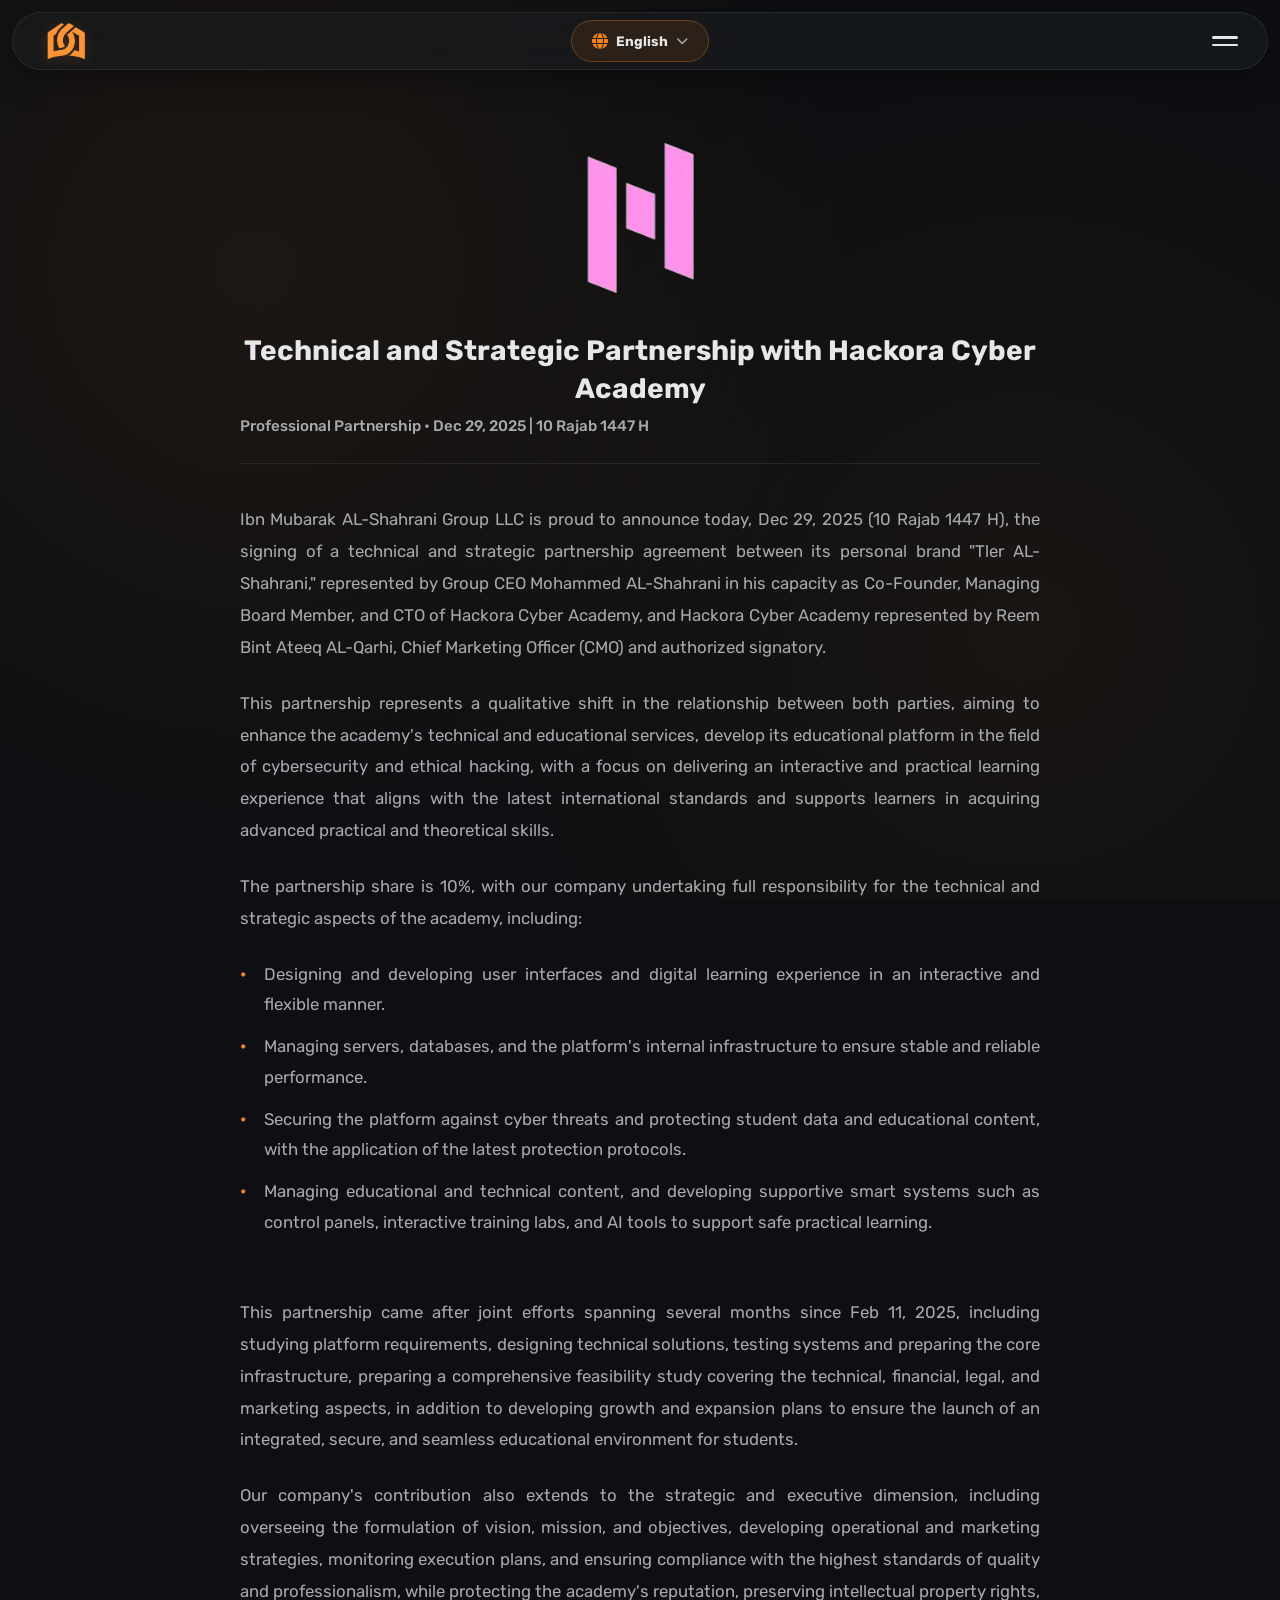
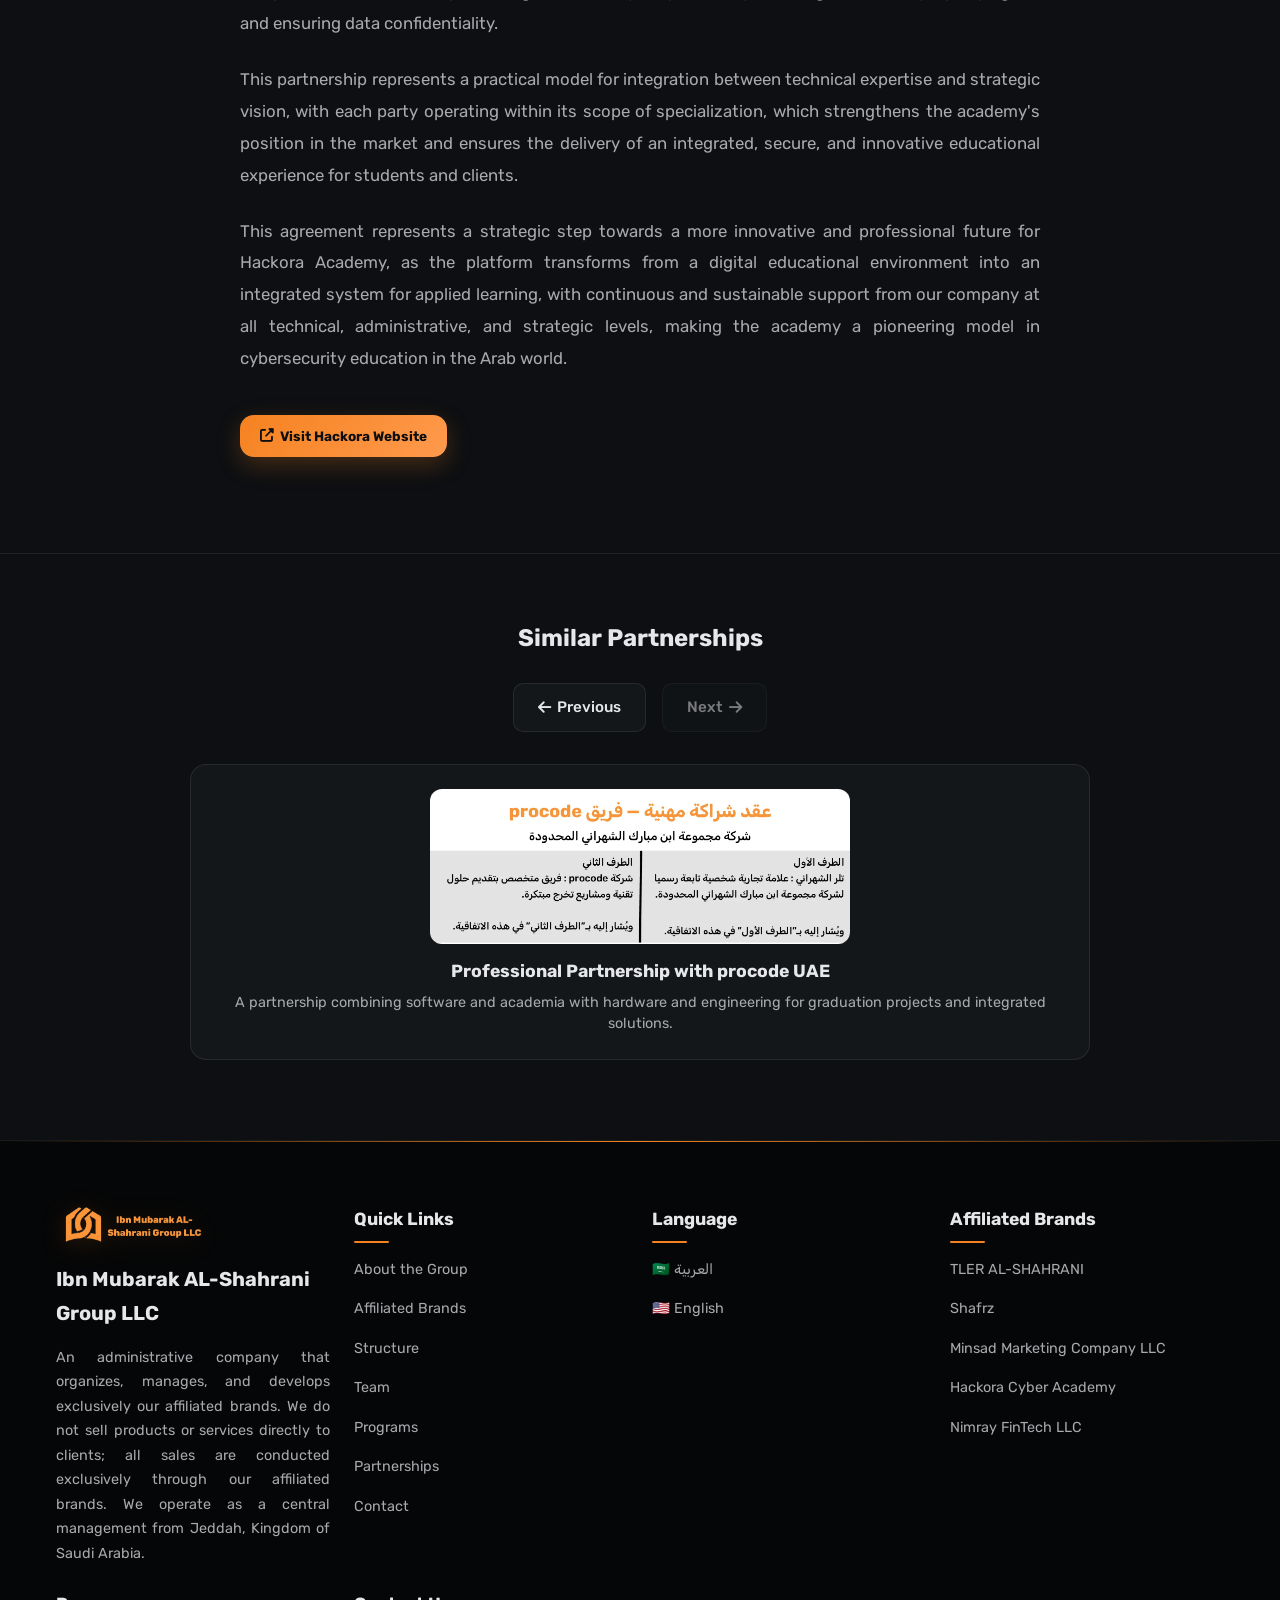
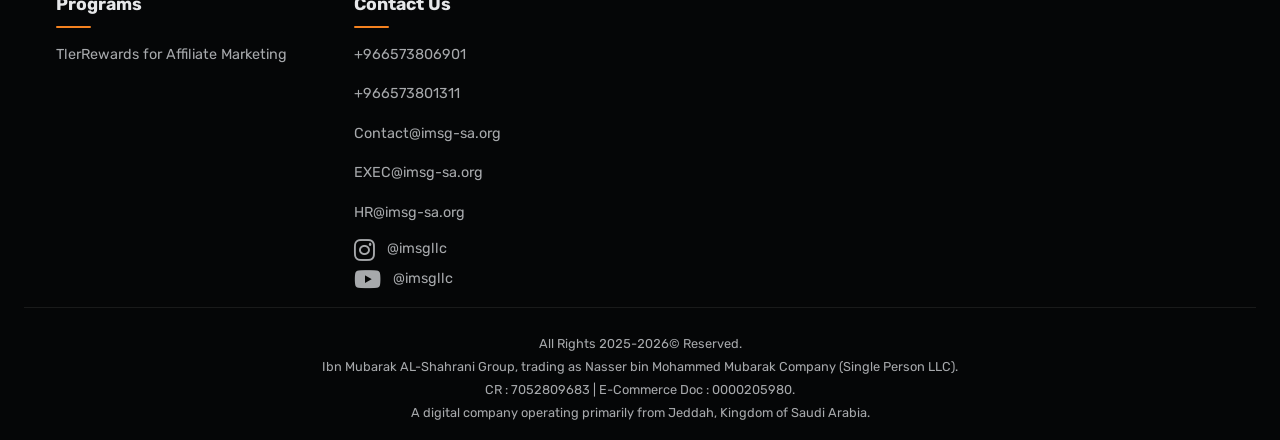
<file: EN/partnerships/Hackora/index.html>
<!DOCTYPE html>
<html lang="en" dir="ltr">

<head>
    <meta charset="UTF-8">
    <meta name="viewport" content="width=device-width, initial-scale=1.0">
    <meta http-equiv="X-UA-Compatible" content="IE=edge">
    <title>Hackora Partnership | Ibn Mubarak AL-Shahrani Group LLC</title>
    <meta name="description"
        content="Technical and strategic partnership between the Group and Hackora Cyber Academy in technical education and cybersecurity.">
    <link rel="icon" type="image/x-icon" href="../../../assets/images/Icon.ico">
    <link rel="stylesheet" href="https://cdnjs.cloudflare.com/ajax/libs/font-awesome/6.5.1/css/all.min.css">
    <link rel="stylesheet" href="../../../style.css?v=26">
</head>

<body>
    <header class="navbar" id="navbar">
        <nav class="nav-container">
            <div class="nav-logo">
                <a href="../../../index.html"><img src="../../../assets/images/Logo2.webp" alt="Logo"
                        class="logo-img"></a>
            </div>
            <button class="nav-toggle" id="navToggle" aria-label="Navigation menu" aria-expanded="false">
                <span></span>
                <span></span>
            </button>
            <div class="lang-selector-wrapper">
                <button class="lang-selector" id="langSelector" aria-label="Select language" aria-expanded="false">
                    <i class="fas fa-globe"></i>
                    <span class="lang-text">English</span>
                    <i class="fas fa-chevron-down lang-arrow"></i>
                </button>
                <div class="lang-dropdown" id="langDropdown">
                    <button class="lang-option" data-lang="ar" data-url="../../../partnerships/Hackora/index.html">
                        <span class="lang-flag">🇸🇦</span>
                        <span>العربية</span>
                        <i class="fas fa-check lang-check"></i>
                    </button>
                    <button class="lang-option active" data-lang="en" data-url="">
                        <span class="lang-flag">🇺🇸</span>
                        <span>English</span>
                        <i class="fas fa-check lang-check"></i>
                    </button>
                </div>
            </div>
            <ul class="nav-menu" id="navMenu">
                <li><a href="../../../index.html#hero" class="nav-link">Home</a></li>
                <li><a href="../../../index.html#about" class="nav-link">About the Group</a></li>
                <li><a href="../../../index.html#brands" class="nav-link">Brands</a></li>
                <li><a href="../../../index.html#programs" class="nav-link">Programs</a></li>
                <li><a href="../" class="nav-link nav-link-active">Partnerships</a></li>
                <li><a href="../../../index.html#team" class="nav-link">Structure</a></li>
                <li><a href="../../../team/" class="nav-link">Team</a></li>
                <li><a href="../../../index.html#contact" class="nav-link">Contact</a></li>
            </ul>
        </nav>
    </header>

    <section class="partnership-detail" id="partnership-detail">
        <div class="container">
            <article class="partnership-article">
                <div class="partnership-article-header">
                    <img src="../../../assets/images/Hackora.webp" alt="Hackora Cyber Academy Logo"
                        class="partnership-article-logo" loading="eager">
                    <h1>Technical and Strategic Partnership with Hackora Cyber Academy</h1>
                    <p class="partnership-article-subtitle">Professional Partnership • Dec 29, 2025 | 10 Rajab 1447 H
                    </p>
                </div>
                <div class="partnership-article-content">
                    <p>
                        Ibn Mubarak AL-Shahrani Group LLC is proud to announce today, Dec 29, 2025 (10 Rajab 1447 H),
                        the signing of a technical and strategic partnership agreement between its personal brand "Tler
                        AL-Shahrani," represented by Group CEO Mohammed AL-Shahrani in his capacity as Co-Founder,
                        Managing Board Member, and CTO of Hackora Cyber Academy, and Hackora Cyber Academy represented
                        by Reem Bint Ateeq AL-Qarhi, Chief Marketing Officer (CMO) and authorized signatory.
                    </p>
                    <p>
                        This partnership represents a qualitative shift in the relationship between both parties, aiming
                        to enhance the academy's technical and educational services, develop its educational platform in
                        the field of cybersecurity and ethical hacking, with a focus on delivering an interactive and
                        practical learning experience that aligns with the latest international standards and supports
                        learners in acquiring advanced practical and theoretical skills.
                    </p>
                    <p>
                        The partnership share is 10%, with our company undertaking full responsibility for the technical
                        and strategic aspects of the academy, including:
                    </p>
                    <ul class="partnership-list">
                        <li>Designing and developing user interfaces and digital learning experience in an interactive
                            and flexible manner.</li>
                        <li>Managing servers, databases, and the platform's internal infrastructure to ensure stable and
                            reliable performance.</li>
                        <li>Securing the platform against cyber threats and protecting student data and educational
                            content, with the application of the latest protection protocols.</li>
                        <li>Managing educational and technical content, and developing supportive smart systems such as
                            control panels, interactive training labs, and AI tools to support safe practical learning.
                        </li>
                    </ul>
                    <p>
                        This partnership came after joint efforts spanning several months since Feb 11, 2025, including
                        studying platform requirements, designing technical solutions, testing systems and preparing the
                        core infrastructure, preparing a comprehensive feasibility study covering the technical,
                        financial, legal, and marketing aspects, in addition to developing growth and expansion plans to
                        ensure the launch of an integrated, secure, and seamless educational environment for students.
                    </p>
                    <p>
                        Our company's contribution also extends to the strategic and executive dimension, including
                        overseeing the formulation of vision, mission, and objectives, developing operational and
                        marketing strategies, monitoring execution plans, and ensuring compliance with the highest
                        standards of quality and professionalism, while protecting the academy's reputation, preserving
                        intellectual property rights, and ensuring data confidentiality.
                    </p>
                    <p>
                        This partnership represents a practical model for integration between technical expertise and
                        strategic vision, with each party operating within its scope of specialization, which
                        strengthens the academy's position in the market and ensures the delivery of an integrated,
                        secure, and innovative educational experience for students and clients.
                    </p>
                    <p>
                        This agreement represents a strategic step towards a more innovative and professional future for
                        Hackora Academy, as the platform transforms from a digital educational environment into an
                        integrated system for applied learning, with continuous and sustainable support from our company
                        at all technical, administrative, and strategic levels, making the academy a pioneering model in
                        cybersecurity education in the Arab world.
                    </p>
                    <a href="https://hackora.org" target="_blank" rel="noopener noreferrer" class="program-link">
                        <i class="fas fa-external-link-alt"></i> Visit Hackora Website
                    </a>
                </div>
            </article>
        </div>
    </section>

    <section class="similar-partnerships">
        <div class="container">
            <h2 class="similar-partnerships-title">Similar Partnerships</h2>
            <div class="partnership-nav-buttons">
                <a href="../procode/" class="partnership-nav-btn partnership-nav-prev"><i class="fas fa-arrow-left"></i>
                    Previous</a>
                <span class="partnership-nav-btn partnership-nav-next partnership-nav-disabled">Next <i
                        class="fas fa-arrow-right"></i></span>
            </div>
            <div class="similar-partnerships-grid">
                <a href="../procode/" class="similar-partnership-card">
                    <div class="similar-partnership-image">
                        <img src="../../../assets/images/procode Pship.webp" alt="procode Partnership" loading="lazy">
                    </div>
                    <h3>Professional Partnership with procode UAE</h3>
                    <p>A partnership combining software and academia with hardware and engineering for graduation
                        projects and integrated solutions.</p>
                </a>
            </div>
        </div>
    </section>

    <footer class="footer">
        <div class="container">
            <div class="footer-content">
                <div class="footer-section">
                    <div class="footer-logo">
                        <img src="../../../assets/images/E Logo.webp" alt="Logo" class="footer-logo-img">
                        <h3>Ibn Mubarak AL-Shahrani Group LLC</h3>
                        <p class="footer-about">
                            An administrative company that organizes, manages, and develops exclusively our affiliated
                            brands. We do not sell products or services directly to clients; all sales are conducted
                            exclusively through our affiliated brands. We operate as a central management from Jeddah,
                            Kingdom of Saudi Arabia.
                        </p>
                    </div>
                </div>
                <div class="footer-section">
                    <h4>Quick Links</h4>
                    <ul class="footer-links">
                        <li><a href="../../../index.html#about">About the Group</a></li>
                        <li><a href="../../../index.html#brands">Affiliated Brands</a></li>
                        <li><a href="../../../index.html#team">Structure</a></li>
                        <li><a href="../../../team/">Team</a></li>
                        <li><a href="../../../index.html#programs">Programs</a></li>
                        <li><a href="../">Partnerships</a></li>
                        <li><a href="../../../index.html#contact">Contact</a></li>
                    </ul>
                </div>
                <div class="footer-section">
                    <h4>Language</h4>
                    <ul class="footer-links">
                        <li><a href="../../../partnerships/Hackora/index.html" class="footer-lang-link" data-lang="ar"
                                data-url="../../../partnerships/Hackora/index.html">🇸🇦 العربية</a></li>
                        <li><a href="#" class="footer-lang-link" data-lang="en" data-url="">🇺🇸 English</a></li>
                    </ul>
                </div>
                <div class="footer-section">
                    <h4>Affiliated Brands</h4>
                    <ul class="footer-links">
                        <li><a href="https://trsi.me" target="_blank" rel="noopener noreferrer">TLER AL-SHAHRANI</a>
                        </li>
                        <li><a href="#" target="_blank" rel="noopener noreferrer">Shafrz</a></li>
                        <li><a href="https://minsad.com" target="_blank" rel="noopener noreferrer">Minsad Marketing
                                Company LLC</a></li>
                        <li><a href="https://hackora.org" target="_blank" rel="noopener noreferrer">Hackora Cyber
                                Academy</a></li>
                        <li><a href="https://nimray.org" target="_blank" rel="noopener noreferrer">Nimray FinTech LLC</a></li>
                    </ul>
                </div>
                <div class="footer-section">
                    <h4>Programs</h4>
                    <ul class="footer-links">
                        <li><a href="https://tler-rewards.org/" target="_blank" rel="noopener noreferrer">TlerRewards
                                for Affiliate Marketing</a></li>
                    </ul>
                </div>
                <div class="footer-section">
                    <h4>Contact Us</h4>
                    <ul class="footer-contact">
                        <li><a href="https://wa.me/966573806901" target="_blank"
                                rel="noopener noreferrer">+966573806901</a></li>
                        <li><a href="https://wa.me/966573801311" target="_blank"
                                rel="noopener noreferrer">+966573801311</a></li>
                        <li><a href="mailto:Contact@imsg-sa.org">Contact@imsg-sa.org</a></li>
                        <li><a href="mailto:exec@imsg-sa.org">EXEC@imsg-sa.org</a></li>
                        <li><a href="mailto:hr@imsg-sa.org">HR@imsg-sa.org</a></li>
                        <li class="social-link">
                            <a href="https://www.instagram.com/imsgllc" target="_blank" rel="noopener noreferrer"
                                aria-label="Instagram"><i class="fab fa-instagram"></i>@imsgllc</a>
                            <a href="https://www.youtube.com/@imsgllc" target="_blank" rel="noopener noreferrer"
                                aria-label="YouTube"><i class="fab fa-youtube"></i>@imsgllc</a>
                        </li>
                    </ul>
                </div>
            </div>

            <div class="footer-bottom">
                <p class="footer-text" style="text-align: center;">
                    All Rights <span id="copyrightYear">2025-2025</span>© Reserved.<br>
                    Ibn Mubarak AL-Shahrani Group, trading as Nasser bin Mohammed Mubarak Company (Single Person
                    LLC).<br>
                    CR : 7052809683 | E-Commerce Doc : 0000205980.<br>
                    A digital company operating primarily from Jeddah, Kingdom of Saudi Arabia.
                </p>
            </div>
        </div>
    </footer>

    <script src="../../../script.js?v=23"></script>
</body>

</html>
</file>
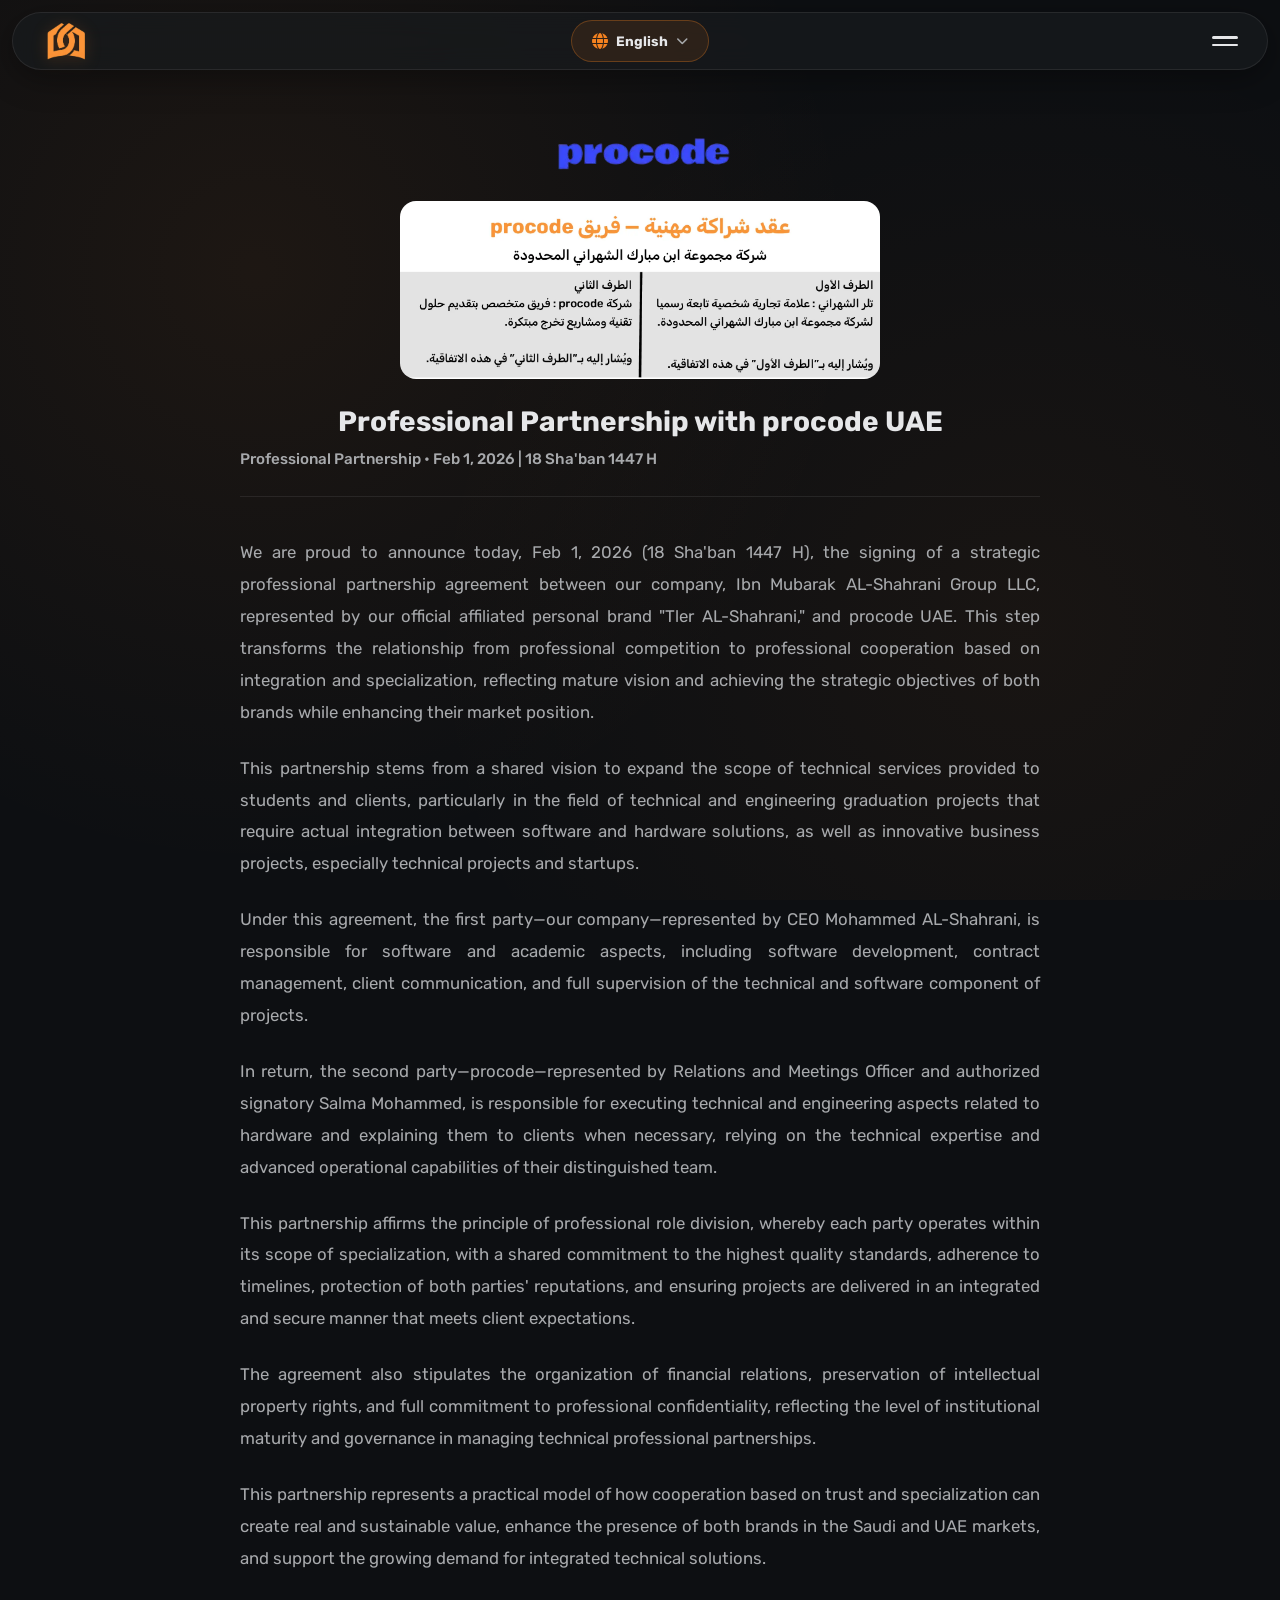
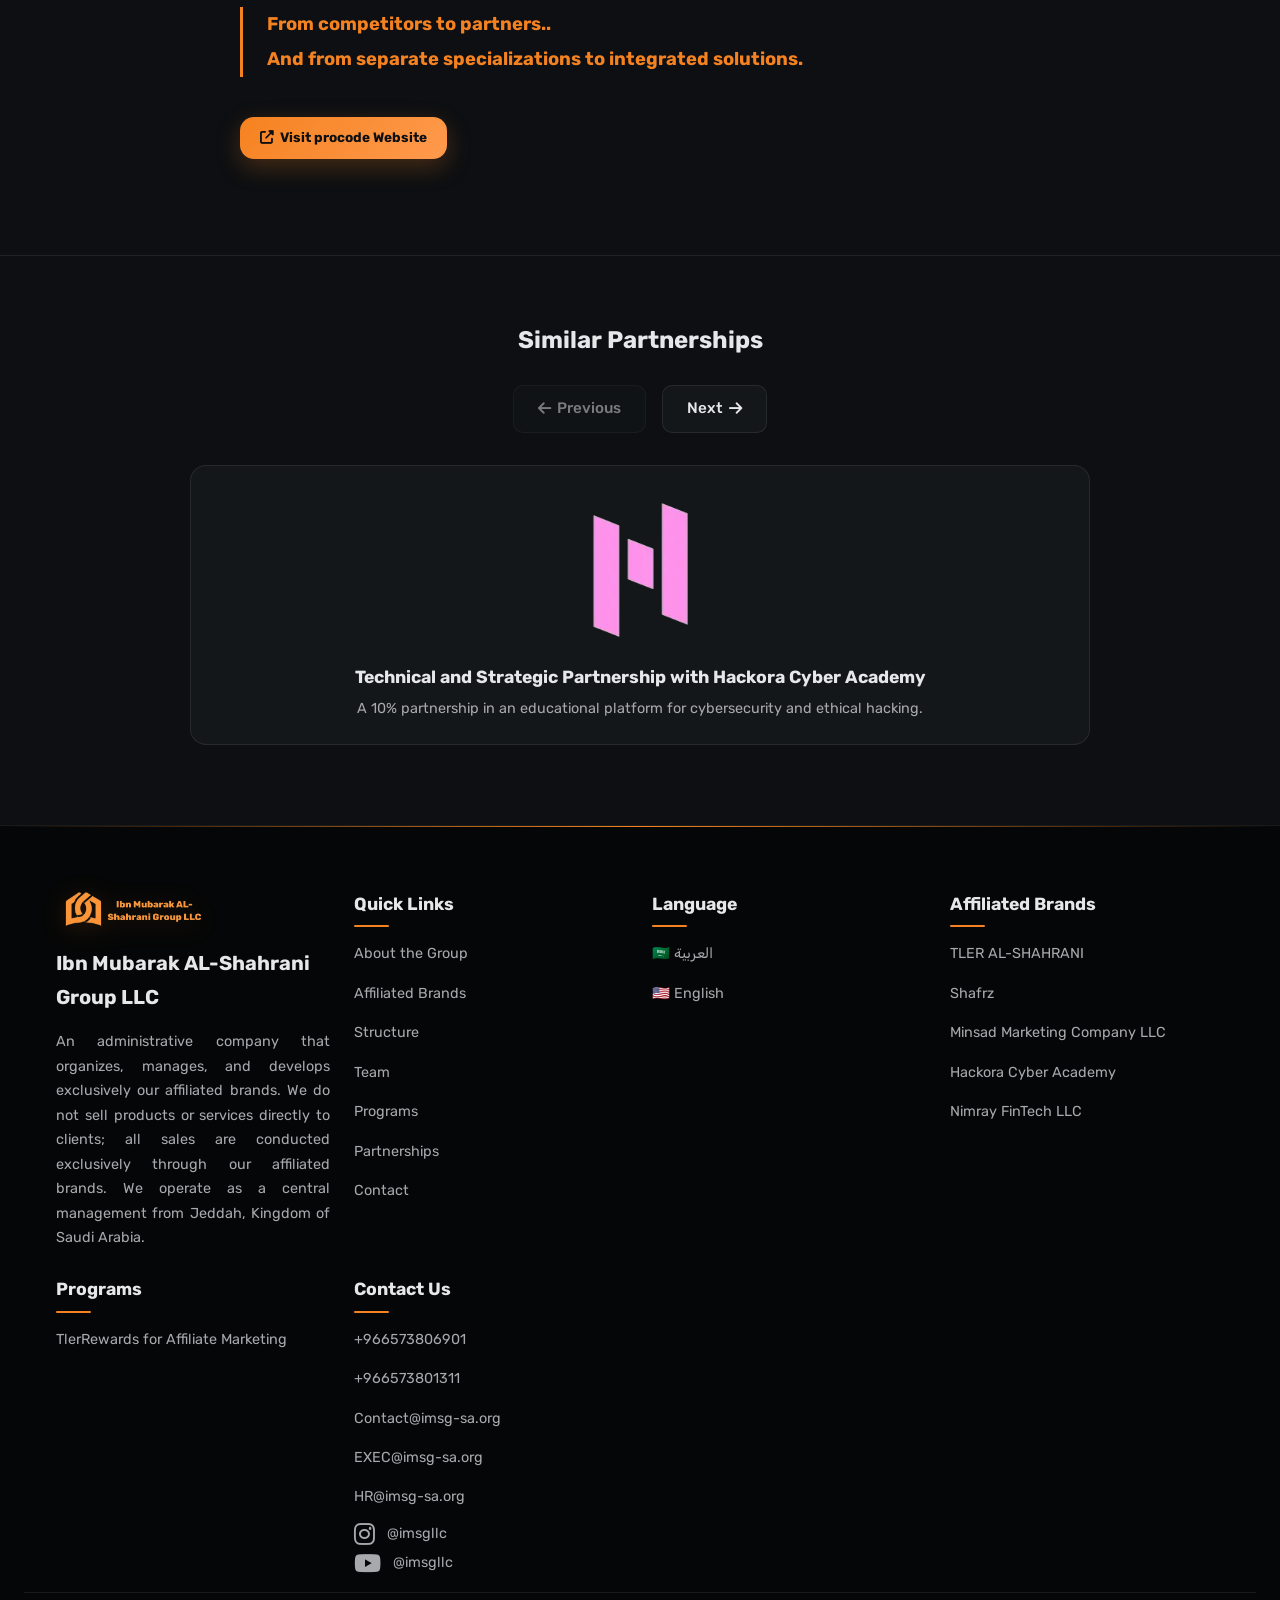
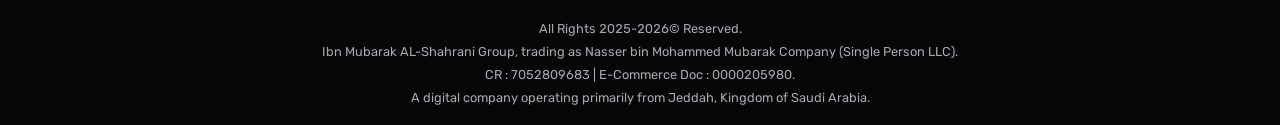
<file: EN/partnerships/procode/index.html>
<!DOCTYPE html>
<html lang="en" dir="ltr">

<head>
    <meta charset="UTF-8">
    <meta name="viewport" content="width=device-width, initial-scale=1.0">
    <meta http-equiv="X-UA-Compatible" content="IE=edge">
    <title>procode Partnership | Ibn Mubarak AL-Shahrani Group LLC</title>
    <meta name="description" content="Strategic professional partnership agreement between Ibn Mubarak AL-Shahrani Group and procode UAE.">
    <link rel="icon" type="image/x-icon" href="../../../assets/images/Icon.ico">
    <link rel="stylesheet" href="https://cdnjs.cloudflare.com/ajax/libs/font-awesome/6.5.1/css/all.min.css">
    <link rel="stylesheet" href="../../../style.css?v=26">
</head>

<body>
    <header class="navbar" id="navbar">
        <nav class="nav-container">
            <div class="nav-logo">
                <a href="../../../index.html"><img src="../../../assets/images/Logo2.webp" alt="Logo" class="logo-img"></a>
            </div>
            <button class="nav-toggle" id="navToggle" aria-label="Navigation menu" aria-expanded="false">
                <span></span>
                <span></span>
            </button>
            <div class="lang-selector-wrapper">
                <button class="lang-selector" id="langSelector" aria-label="Select language" aria-expanded="false">
                    <i class="fas fa-globe"></i>
                    <span class="lang-text">English</span>
                    <i class="fas fa-chevron-down lang-arrow"></i>
                </button>
                <div class="lang-dropdown" id="langDropdown">
                    <button class="lang-option" data-lang="ar" data-url="../../../partnerships/procode/index.html">
                        <span class="lang-flag">🇸🇦</span>
                        <span>العربية</span>
                        <i class="fas fa-check lang-check"></i>
                    </button>
                    <button class="lang-option active" data-lang="en" data-url="">
                        <span class="lang-flag">🇺🇸</span>
                        <span>English</span>
                        <i class="fas fa-check lang-check"></i>
                    </button>
                </div>
            </div>
            <ul class="nav-menu" id="navMenu">
                <li><a href="../../../index.html#hero" class="nav-link">Home</a></li>
                <li><a href="../../../index.html#about" class="nav-link">About the Group</a></li>
                <li><a href="../../../index.html#brands" class="nav-link">Brands</a></li>
                <li><a href="../../../index.html#programs" class="nav-link">Programs</a></li>
                <li><a href="../" class="nav-link nav-link-active">Partnerships</a></li>
                <li><a href="../../../index.html#team" class="nav-link">Structure</a></li>
                <li><a href="../../../team/" class="nav-link">Team</a></li>
                <li><a href="../../../index.html#contact" class="nav-link">Contact</a></li>
            </ul>
        </nav>
    </header>

    <section class="partnership-detail" id="partnership-detail">
        <div class="container">
            <article class="partnership-article">
                <div class="partnership-article-header">
                    <img src="../../../assets/images/procode.webp" alt="procode Logo" class="partnership-article-logo partnership-article-logo-main" loading="eager">
                    <img src="../../../assets/images/procode Pship.webp" alt="procode Partnership Logo" class="partnership-article-logo partnership-article-logo-procode" loading="eager">
                    <h1>Professional Partnership with procode UAE</h1>
                    <p class="partnership-article-subtitle">Professional Partnership • Feb 1, 2026 | 18 Sha'ban 1447 H</p>
                </div>
                <div class="partnership-article-content">
                    <p>
                        We are proud to announce today, Feb 1, 2026 (18 Sha'ban 1447 H), the signing of a strategic professional partnership agreement between our company, Ibn Mubarak AL-Shahrani Group LLC, represented by our official affiliated personal brand "Tler AL-Shahrani," and procode UAE. This step transforms the relationship from professional competition to professional cooperation based on integration and specialization, reflecting mature vision and achieving the strategic objectives of both brands while enhancing their market position.
                    </p>
                    <p>
                        This partnership stems from a shared vision to expand the scope of technical services provided to students and clients, particularly in the field of technical and engineering graduation projects that require actual integration between software and hardware solutions, as well as innovative business projects, especially technical projects and startups.
                    </p>
                    <p>
                        Under this agreement, the first party—our company—represented by CEO Mohammed AL-Shahrani, is responsible for software and academic aspects, including software development, contract management, client communication, and full supervision of the technical and software component of projects.
                    </p>
                    <p>
                        In return, the second party—procode—represented by Relations and Meetings Officer and authorized signatory Salma Mohammed, is responsible for executing technical and engineering aspects related to hardware and explaining them to clients when necessary, relying on the technical expertise and advanced operational capabilities of their distinguished team.
                    </p>
                    <p>
                        This partnership affirms the principle of professional role division, whereby each party operates within its scope of specialization, with a shared commitment to the highest quality standards, adherence to timelines, protection of both parties' reputations, and ensuring projects are delivered in an integrated and secure manner that meets client expectations.
                    </p>
                    <p>
                        The agreement also stipulates the organization of financial relations, preservation of intellectual property rights, and full commitment to professional confidentiality, reflecting the level of institutional maturity and governance in managing technical professional partnerships.
                    </p>
                    <p>
                        This partnership represents a practical model of how cooperation based on trust and specialization can create real and sustainable value, enhance the presence of both brands in the Saudi and UAE markets, and support the growing demand for integrated technical solutions.
                    </p>
                    <p class="partnership-quote">
                        From competitors to partners..<br>
                        And from separate specializations to integrated solutions.
                    </p>
                    <a href="https://procode904.github.io/Procode_websiteee/index.html" target="_blank" rel="noopener noreferrer" class="program-link">
                        <i class="fas fa-external-link-alt"></i> Visit procode Website
                    </a>
                </div>
            </article>
        </div>
    </section>

    <section class="similar-partnerships">
        <div class="container">
            <h2 class="similar-partnerships-title">Similar Partnerships</h2>
            <div class="partnership-nav-buttons">
                <span class="partnership-nav-btn partnership-nav-prev partnership-nav-disabled"><i class="fas fa-arrow-left"></i> Previous</span>
                <a href="../Hackora/" class="partnership-nav-btn partnership-nav-next">Next <i class="fas fa-arrow-right"></i></a>
            </div>
            <div class="similar-partnerships-grid">
                <a href="../Hackora/" class="similar-partnership-card similar-partnership-hackora">
                    <div class="similar-partnership-image">
                        <img src="../../../assets/images/Hackora.webp" alt="Hackora Partnership" loading="lazy">
                    </div>
                    <h3>Technical and Strategic Partnership with Hackora Cyber Academy</h3>
                    <p>A 10% partnership in an educational platform for cybersecurity and ethical hacking.</p>
                </a>
            </div>
        </div>
    </section>

    <footer class="footer">
        <div class="container">
            <div class="footer-content">
                <div class="footer-section">
                    <div class="footer-logo">
                        <img src="../../../assets/images/E Logo.webp" alt="Logo" class="footer-logo-img">
                        <h3>Ibn Mubarak AL-Shahrani Group LLC</h3>
                        <p class="footer-about">
                            An administrative company that organizes, manages, and develops exclusively our affiliated
                            brands. We do not sell products or services directly to clients; all sales are conducted
                            exclusively through our affiliated brands. We operate as a central management from Jeddah,
                            Kingdom of Saudi Arabia.
                        </p>
                    </div>
                </div>
                <div class="footer-section">
                    <h4>Quick Links</h4>
                    <ul class="footer-links">
                        <li><a href="../../../index.html#about">About the Group</a></li>
                        <li><a href="../../../index.html#brands">Affiliated Brands</a></li>
                        <li><a href="../../../index.html#team">Structure</a></li>
                        <li><a href="../../../team/">Team</a></li>
                        <li><a href="../../../index.html#programs">Programs</a></li>
                        <li><a href="../">Partnerships</a></li>
                        <li><a href="../../../index.html#contact">Contact</a></li>
                    </ul>
                </div>
                <div class="footer-section">
                    <h4>Language</h4>
                    <ul class="footer-links">
                        <li><a href="../../../partnerships/procode/index.html" class="footer-lang-link" data-lang="ar"
                                data-url="../../../partnerships/procode/index.html">🇸🇦 العربية</a></li>
                        <li><a href="#" class="footer-lang-link" data-lang="en" data-url="">🇺🇸 English</a></li>
                    </ul>
                </div>
                <div class="footer-section">
                    <h4>Affiliated Brands</h4>
                    <ul class="footer-links">
                        <li><a href="https://trsi.me" target="_blank" rel="noopener noreferrer">TLER AL-SHAHRANI</a></li>
                        <li><a href="#" target="_blank" rel="noopener noreferrer">Shafrz</a></li>
                        <li><a href="https://minsad.com" target="_blank" rel="noopener noreferrer">Minsad Marketing Company LLC</a></li>
                        <li><a href="https://hackora.org" target="_blank" rel="noopener noreferrer">Hackora Cyber Academy</a></li>
                        <li><a href="https://nimray.org" target="_blank" rel="noopener noreferrer">Nimray FinTech LLC</a></li>
                    </ul>
                </div>
                <div class="footer-section">
                    <h4>Programs</h4>
                    <ul class="footer-links">
                        <li><a href="https://tler-rewards.org/" target="_blank" rel="noopener noreferrer">TlerRewards
                                for Affiliate Marketing</a></li>
                    </ul>
                </div>
                <div class="footer-section">
                    <h4>Contact Us</h4>
                    <ul class="footer-contact">
                        <li><a href="https://wa.me/966573806901" target="_blank" rel="noopener noreferrer">+966573806901</a></li>
                        <li><a href="https://wa.me/966573801311" target="_blank" rel="noopener noreferrer">+966573801311</a></li>
                        <li><a href="mailto:Contact@imsg-sa.org">Contact@imsg-sa.org</a></li>
                        <li><a href="mailto:exec@imsg-sa.org">EXEC@imsg-sa.org</a></li>
                        <li><a href="mailto:hr@imsg-sa.org">HR@imsg-sa.org</a></li>
                        <li class="social-link">
                            <a href="https://www.instagram.com/imsgllc" target="_blank" rel="noopener noreferrer"
                                aria-label="Instagram"><i class="fab fa-instagram"></i>@imsgllc</a>
                            <a href="https://www.youtube.com/@imsgllc" target="_blank" rel="noopener noreferrer"
                                aria-label="YouTube"><i class="fab fa-youtube"></i>@imsgllc</a>
                        </li>
                    </ul>
                </div>
            </div>

            <div class="footer-bottom">
                <p class="footer-text" style="text-align: center;">
                    All Rights <span id="copyrightYear">2025-2025</span>© Reserved.<br>
                    Ibn Mubarak AL-Shahrani Group, trading as Nasser bin Mohammed Mubarak Company (Single Person LLC).<br>
                    CR : 7052809683 | E-Commerce Doc : 0000205980.<br>
                    A digital company operating primarily from Jeddah, Kingdom of Saudi Arabia.
                </p>
            </div>
        </div>
    </footer>

    <script src="../../../script.js?v=23"></script>
</body>

</html>
</file>
<file: style.css>
@font-face {
    font-family: 'Rubik';
    src: url('assets/fonts/Rubik-Light.ttf') format('truetype');
    font-weight: 300;
    font-style: normal;
    font-display: swap }

@font-face {
    font-family: 'Rubik';
    src: url('assets/fonts/Rubik-Regular.ttf') format('truetype');
    font-weight: 400;
    font-style: normal;
    font-display: swap }

@font-face {
    font-family: 'Rubik';
    src: url('assets/fonts/Rubik-Medium.ttf') format('truetype');
    font-weight: 500;
    font-style: normal;
    font-display: swap }

@font-face {
    font-family: 'Rubik';
    src: url('assets/fonts/Rubik-SemiBold.ttf') format('truetype');
    font-weight: 600;
    font-style: normal;
    font-display: swap }

@font-face {
    font-family: 'Rubik';
    src: url('assets/fonts/Rubik-Bold.ttf') format('truetype');
    font-weight: 700;
    font-style: normal;
    font-display: swap }

@font-face {
    font-family: 'Rubik';
    src: url('assets/fonts/Rubik-ExtraBold.ttf') format('truetype');
    font-weight: 800;
    font-style: normal;
    font-display: swap }

@font-face {
    font-family: 'Rubik';
    src: url('assets/fonts/Rubik-Black.ttf') format('truetype');
    font-weight: 900;
    font-style: normal;
    font-display: swap }

:root {
    --bg: #0D0F12;
    --bg-secondary: #121417;
    --surface: rgba(24, 26, 29, 0.78);
    --surface-hover: rgba(28, 30, 33, 0.92);
    --card-bg: rgba(0, 0, 0, 0.6);
    --glass-border: rgba(255, 255, 255, 0.08);
    --glass-border-hover: rgba(255, 130, 32, 0.3);
    --text: #E6E7E9;
    --text-secondary: #D1D3D6;
    --muted: #A7A9AC;
    --accent: #F58220;
    --accent-hover: #FF9A4D;
    --accent-light: rgba(245, 130, 32, 0.15);
    --glass-blur: 12px;
    --font-family: 'Rubik', 'Noto Naskh Arabic', 'Tahoma', sans-serif;
    --font-weight-light: 300;
    --font-weight-regular: 400;
    --font-weight-medium: 500;
    --font-weight-bold: 700;
    --transition-fast: 0.2s cubic-bezier(0.4, 0, 0.2, 1);
    --transition-base: 0.3s cubic-bezier(0.4, 0, 0.2, 1);
    --transition-slow: 0.5s cubic-bezier(0.4, 0, 0.2, 1);
    --shadow-sm: 0 2px 8px rgba(0, 0, 0, 0.15);
    --shadow-md: 0 4px 16px rgba(0, 0, 0, 0.25);
    --shadow-lg: 0 8px 32px rgba(0, 0, 0, 0.35);
    --shadow-xl: 0 16px 48px rgba(0, 0, 0, 0.45);
    --shadow-accent: 0 8px 24px rgba(245, 130, 32, 0.25);
    --card-hover-lift: -6px;
    --card-hover-scale: 1.02;
    --card-hover-transition: 0.35s cubic-bezier(0.34, 1.56, 0.64, 1) }

* {
    margin: 0;
    padding: 0;
    box-sizing: border-box }

html {
    scroll-behavior: smooth;
    font-size: 16px;
    scrollbar-width: thin;
    scrollbar-color: var(--accent) rgba(245, 130, 32, 0.15) }

html::-webkit-scrollbar { width: 10px }

html::-webkit-scrollbar-track {
    background: rgba(245, 130, 32, 0.1);
    border-radius: 5px }

html::-webkit-scrollbar-thumb {
    background: linear-gradient(180deg, var(--accent), var(--accent-hover));
    border-radius: 5px }

html::-webkit-scrollbar-thumb:hover { background: var(--accent-hover) }

body {
    font-family: var(--font-family);
    font-weight: var(--font-weight-regular);
    line-height: 1.7;
    color: var(--text);
    background-color: var(--bg);
    background-image: radial-gradient(circle at 20% 30%, rgba(245, 130, 32, 0.07) 0%, transparent 50%), radial-gradient(circle at 80% 70%, rgba(245, 130, 32, 0.05) 0%, transparent 50%);
    background-attachment: fixed;
    overflow-x: hidden;
    -webkit-font-smoothing: antialiased;
    -moz-osx-font-smoothing: grayscale }

p,
span,
li,
div,
article,
section {
    text-align: justify }

[dir="ltr"] .footer-logo h3 {
    text-align: left !important;
    direction: ltr !important;
    unicode-bidi: embed }

p {
    line-height: 1.65 }

h1,
h2,
h3,
h4,
h5,
h6, .section-title, .section-badge, .nav-link, .cta-button, .submit-button, .brand-link, .program-link, .contact-link, .footer-links a, .footer-contact a, .team-role, .team-alias, .team-location, .team-birth, .dept-subtitle, .contact-alt, .form-group label, .required {
    text-align: inherit }

img {
    max-width: 100%;
    height: auto;
    display: block }

.navbar {
    position: fixed;
    top: 1rem;
    left: 1rem;
    right: 1rem;
    z-index: 1000;
    width: calc(100% - 2rem);
    max-width: 1400px;
    margin: 0 auto;
    background: var(--surface);
    backdrop-filter: blur(var(--glass-blur)) saturate(180%);
    -webkit-backdrop-filter: blur(var(--glass-blur)) saturate(180%);
    border: 1px solid var(--glass-border);
    border-radius: 50px;
    box-shadow: var(--shadow-lg);
    transition: all var(--transition-base) }

.navbar.scrolled {
    background: var(--surface-hover);
    box-shadow: var(--shadow-xl);
    border-color: var(--glass-border-hover);
    top: 0.5rem }

.nav-container {
    max-width: 100%;
    margin: 0 auto;
    padding: 0.6rem 2.5rem;
    display: flex;
    justify-content: center;
    align-items: center;
    gap: 2rem;
    position: relative }

.nav-logo {
    display: flex;
    align-items: center;
    transition: transform var(--transition-fast);
    position: absolute;
    right: 2rem }

[dir="ltr"] .nav-logo {
    right: auto;
    left: 2rem }

.nav-logo:hover {
    transform: scale(1.05) }

.logo-img {
    height: 50px;
    width: auto;
    object-fit: contain;
    filter: drop-shadow(0 2px 8px rgba(245, 130, 32, 0.2)) }

.nav-toggle {
    display: none;
    background: transparent;
    border: none;
    cursor: pointer;
    padding: 0.5rem;
    z-index: 1001;
    transition: transform var(--transition-fast);
    position: absolute;
    left: 1rem;
    right: auto;
    width: 36px;
    height: 36px }

[dir="ltr"] .nav-toggle {
    left: auto;
    right: 1rem }

.nav-toggle:hover {
    transform: scale(1.1) }

.nav-toggle span {
    width: 26px;
    height: 2.5px;
    background: var(--text);
    transition: all var(--transition-fast);
    border-radius: 2px;
    position: absolute;
    left: 50%;
    transform: translateX(-50%) }

.nav-toggle span:nth-child(1) {
    top: 13px }

.nav-toggle span:nth-child(2) {
    bottom: 13px }

.nav-toggle[aria-expanded="true"] span:nth-child(1) {
    transform: translateX(-50%) rotate(45deg);
    top: 50%;
    margin-top: -1.25px;
    background: var(--accent) }

.nav-toggle[aria-expanded="true"] span:nth-child(2) {
    transform: translateX(-50%) rotate(-45deg);
    bottom: 50%;
    margin-bottom: -1.25px;
    background: var(--accent) }

.nav-menu {
    display: flex;
    list-style: none;
    align-items: center;
    justify-content: center;
    margin: 0 auto;
    padding: 0 }

@media screen and (max-width: 768px) {
    .navbar {
        top: 0.5rem;
        left: 0.5rem;
        right: 0.5rem;
        transform: none;
        width: calc(100% - 1rem);
        border-radius: 30px }

    .nav-toggle {
        display: flex }

    .nav-menu {
        position: fixed;
        left: 50%;
        top: 70px;
        transform: translateX(-50%);
        flex-direction: column;
        background: var(--surface);
        backdrop-filter: blur(var(--glass-blur)) saturate(180%);
        -webkit-backdrop-filter: blur(var(--glass-blur)) saturate(180%);
        width: calc(100% - 2rem);
        max-width: 400px;
        padding: 2rem;
        box-shadow: 0 8px 32px rgba(0, 0, 0, 0.5);
        transition: opacity var(--transition-base), visibility var(--transition-base), transform var(--transition-base);
        gap: 0.35rem;
        border: 1px solid var(--glass-border);
        border-radius: 24px;
        margin: 0 auto;
        z-index: 999;
        max-height: calc(100vh - 90px);
        overflow-y: auto;
        opacity: 0;
        visibility: hidden;
        pointer-events: none }

    .nav-menu.active {
        opacity: 1;
        visibility: visible;
        pointer-events: auto }

    .nav-link {
        width: 100%;
        text-align: center;
        padding: 0.5rem 1.5rem;
        font-size: 1rem }

    .nav-logo {
        right: 1rem }

    .lang-selector-wrapper {
        position: absolute;
        left: 50% !important;
        right: auto !important;
        transform: translateX(-50%) !important }

    .lang-selector {
        padding: 0.35rem 0.6rem;
        font-size: 0.7rem }

    .lang-selector i.fa-globe { font-size: 0.75rem }

    .lang-arrow {
        font-size: 0.6rem }

    .lang-text { font-size: 0.7rem }

    .lang-dropdown {
        left: 50% !important;
        right: auto !important;
        transform: translateX(-50%) translateY(-10px) !important;
        min-width: 160px;
        padding: 0.5rem }

    .lang-option {
        padding: 0.5rem 0.75rem;
        font-size: 0.8rem }

    .lang-dropdown.active, .lang-selector[aria-expanded="true"]+.lang-dropdown {
        transform: translateX(-50%) translateY(0) !important }

    [dir="ltr"] .nav-logo {
        right: auto;
        left: 1rem }

    [dir="ltr"] .nav-toggle {
        left: auto;
        right: 1rem }

    .logo-img {
        height: 32px }

    .hero {
        padding-top: 6rem }

    .hero-content {
        text-align: center }

    .hero-badge {
        display: block;
        text-align: center;
        margin-left: auto;
        margin-right: auto }

    .hero-title {
        text-align: center }

    .partnership-image-wrapper {
        margin: 0;
        margin-bottom: 0 }

    .excellence-stats-row {
        flex-direction: row;
        flex-wrap: wrap;
        max-width: 560px;
        justify-content: center }
    .excellence-stat-box {
        flex: 0 0 calc(50% - 1px);
        min-width: calc(50% - 1px);
        padding: 1rem 0.5rem;
        box-sizing: border-box }
    .excellence-stat-divider {
        flex: 0 0 1px;
        min-width: 1px;
        width: 1px;
        height: auto;
        align-self: stretch }
    .excellence-stat-divider:nth-child(4n) {
        flex: 0 0 100%;
        width: 100%;
        min-width: 100%;
        height: 1px }
    .excellence-scroll-down { left: 50%; transform: translateX(-50%); bottom: 1rem }}

@media screen and (max-width: 767px) {
    .nav-menu {
        gap: 0.15rem !important;
        margin: 0 !important }}

.nav-link {
    color: var(--text);
    text-decoration: none;
    font-weight: var(--font-weight-bold);
    font-size: 1.05rem;
    letter-spacing: 0.3px;
    transition: all var(--transition-fast);
    position: relative;
    padding: 0.75rem 1.75rem;
    border-radius: 25px;
    display: inline-block }

.nav-link:hover, .nav-link:focus {
    color: var(--accent);
    background: rgba(245, 130, 32, 0.1);
    outline: none;
    transform: translateY(-2px) }

.lang-selector-wrapper {
    position: absolute;
    left: 2rem;
    z-index: 1002 }

[dir="ltr"] .lang-selector-wrapper {
    left: auto;
    right: 2rem;
    position: absolute;
    transform: none }

.lang-selector {
    display: flex;
    align-items: center;
    gap: 0.5rem;
    background: rgba(245, 130, 32, 0.1);
    border: 1px solid rgba(245, 130, 32, 0.3);
    border-radius: 25px;
    color: var(--text);
    font-weight: var(--font-weight-bold);
    font-size: 0.95rem;
    cursor: pointer;
    transition: all var(--transition-fast);
    outline: none;
    font-family: var(--font-family) }

.lang-selector:hover, .lang-selector:focus {
    background: rgba(245, 130, 32, 0.2);
    border-color: var(--accent);
    box-shadow: 0 4px 12px rgba(245, 130, 32, 0.2) }

[dir="rtl"] .lang-selector:hover,
[dir="rtl"] .lang-selector:focus {
    transform: translateY(-2px) }

[dir="ltr"] .lang-selector:hover,
[dir="ltr"] .lang-selector:focus {
    transform: translateY(-2px) }

.lang-selector i.fa-globe {
    font-size: 1rem;
    color: var(--accent) }

.lang-text {
    font-size: 0.85rem;
    white-space: nowrap }

.lang-arrow {
    font-size: 0.75rem;
    transition: transform var(--transition-fast);
    color: var(--muted) }

.lang-selector[aria-expanded="true"] .lang-arrow {
    transform: rotate(180deg) }

.lang-dropdown {
    position: absolute;
    top: calc(100% + 0.5rem);
    left: 0;
    right: auto;
    min-width: 180px;
    background: var(--surface);
    backdrop-filter: blur(var(--glass-blur)) saturate(180%);
    -webkit-backdrop-filter: blur(var(--glass-blur)) saturate(180%);
    border: 1px solid var(--glass-border);
    border-radius: 15px;
    box-shadow: var(--shadow-lg);
    opacity: 0;
    visibility: hidden;
    transform: translateY(-10px);
    transition: all var(--transition-base);
    overflow: hidden;
    z-index: 1003 }

[dir="ltr"] .lang-dropdown {
    left: auto;
    right: 0;
    transform: translateY(-10px) }

[dir="ltr"] .lang-selector[aria-expanded="true"]+.lang-dropdown,
[dir="ltr"] .lang-dropdown.active {
    transform: translateY(0) }

[dir="rtl"] .lang-selector[aria-expanded="true"]+.lang-dropdown,
[dir="rtl"] .lang-dropdown.active {
    opacity: 1;
    visibility: visible;
    transform: translateY(0) }

.lang-selector[aria-expanded="true"]+.lang-dropdown, .lang-dropdown.active {
    opacity: 1;
    visibility: visible }

.lang-option {
    display: flex;
    align-items: center;
    gap: 0.75rem;
    width: 100%;
    padding: 0.875rem 1.25rem;
    background: transparent;
    border: none;
    color: var(--text);
    font-size: 0.95rem;
    font-weight: var(--font-weight-medium);
    cursor: pointer;
    transition: all var(--transition-fast);
    text-align: right;
    font-family: var(--font-family) }

[dir="ltr"] .lang-option { text-align: left }

[dir="ltr"] .lang-check {
    margin-right: 0;
    margin-left: auto }

.lang-option:hover {
    background: rgba(245, 130, 32, 0.1);
    color: var(--accent) }

.lang-option.active {
    background: rgba(245, 130, 32, 0.15);
    color: var(--accent);
    font-weight: var(--font-weight-bold) }

.lang-flag {
    font-size: 1.25rem;
    line-height: 1 }

.lang-check {
    margin-right: auto;
    font-size: 0.875rem;
    color: var(--accent);
    opacity: 0;
    transition: opacity var(--transition-fast) }

.lang-option.active .lang-check {
    opacity: 1 }

@keyframes bounceDown {
    0%, 100% { transform: translateX(-50%) translateY(0) }
    50% { transform: translateX(-50%) translateY(8px) }}

.hero {
    min-height: 100vh;
    display: flex;
    align-items: center;
    justify-content: center;
    padding: 6rem 1.5rem 3rem;
    padding-top: 6rem;
    position: relative;
    overflow: hidden }

.excellence-section {
    position: relative;
    min-height: 100vh;
    display: flex;
    flex-direction: column;
    align-items: center;
    justify-content: center;
    padding: 6rem 1.5rem 5rem;
    overflow: hidden }

.excellence-bg {
    position: absolute;
    top: 0;
    left: 0;
    right: 0;
    bottom: 0;
    background-color: var(--bg);
    background-size: cover;
    background-position: center;
    background-repeat: no-repeat;
    filter: blur(5px);
    -webkit-filter: blur(5px);
    transform: scale(1.03) }

.excellence-overlay {
    position: absolute;
    top: 0;
    left: 0;
    right: 0;
    bottom: 0;
    background: rgba(10, 10, 10, 0.6);
    z-index: 1 }

.excellence-content {
    position: relative;
    z-index: 2;
    width: 100%;
    max-width: 1200px;
    margin: 0 auto;
    text-align: center }

.excellence-title {
    font-weight: 900;
    color: var(--text);
    line-height: 1.9;
    margin-top: 3rem;
    margin-bottom: 3rem;
    letter-spacing: -0.5px;
    text-align: center }

.excellence-stats-row {
    display: flex;
    flex-wrap: wrap;
    align-items: stretch;
    justify-content: center;
    gap: 0;
    background: transparent;
    max-width: 1100px;
    margin: 0 auto }

.excellence-stat-box {
    flex: 1;
    min-width: 120px;
    display: flex;
    flex-direction: column;
    align-items: center;
    justify-content: center;
    gap: 0.35rem;
    text-align: center }

.excellence-stat-number, .program-stat-number,
#copyrightYear, .team-birth, .partnership-date, .partnership-read-time, .stat-format-en {
    direction: ltr;
    font-variant-numeric: tabular-nums;
    unicode-bidi: isolate }

.excellence-stat-number {
    font-size: clamp(2rem, 4vw, 3.5rem);
    font-weight: 800;
    background: linear-gradient(135deg, var(--accent) 0%, var(--accent-hover) 100%);
    -webkit-background-clip: text;
    -webkit-text-fill-color: transparent;
    background-clip: text;
    line-height: 1 }

.excellence-stat-text {
    font-size: 0.95rem;
    color: var(--text);
    font-weight: var(--font-weight-bold);
    max-width: 160px;
    text-align: center;
    line-height: 1.3 }

.excellence-stat-detail {
    font-size: 0.8rem;
    color: rgba(180, 180, 180, 0.95);
    font-weight: var(--font-weight-medium);
    max-width: 160px;
    text-align: center;
    line-height: 1.3 }

.excellence-stat-divider {
    width: 1px;
    min-width: 1px;
    background: rgba(255,255,255,0.4);
    opacity: 0.5;
    flex-shrink: 0 }

.excellence-stat-box--compact {
    padding: 1.5rem 0.9rem;
    min-width: 95px }

.excellence-stat-box--market-value { min-width: 140px }

.excellence-stat-box--spaced {
    padding: 2rem 2.25rem;
    min-width: 140px }

.excellence-stat-box--management { min-width: 180px }

.excellence-stat-box--clients {
    padding: 2rem 3rem;
    min-width: 200px }

.excellence-scroll-down {
    position: absolute;
    bottom: 1.5rem;
    left: 50%;
    transform: translateX(-50%);
    z-index: 3;
    display: flex;
    align-items: center;
    justify-content: center;
    width: 50px;
    height: 50px;
    background: rgba(245, 130, 32, 0.2);
    border: 2px solid var(--accent);
    border-radius: 50%;
    color: var(--accent);
    text-decoration: none;
    font-size: 1.25rem;
    transition: all var(--transition-base);
    animation: bounceDown 2s ease-in-out infinite }

.excellence-scroll-down:hover {
    background: var(--accent);
    color: var(--bg);
    transform: translateX(-50%) scale(1.1);
    animation: none }

.excellence-map-wrap {
    position: relative;
    width: 100%;
    max-width: 900px;
    margin: 2rem auto 0;
    z-index: 2 }

@media screen and (min-width: 1440px) {
    .excellence-map-wrap {
        max-width: 1200px;
        margin-top: 2.5rem }
    .excellence-map-container {
        min-height: 550px }
    .excellence-map-container svg {
        min-width: 1100px }}

.excellence-map-container {
    width: 100%;
    min-height: 320px;
    overflow: auto;
    -webkit-overflow-scrolling: touch;
    border-radius: 12px;
    background: transparent }

.excellence-map-container svg {
    display: block;
    width: 100%;
    height: auto;
    min-width: 600px }

.excellence-map-container path {
    cursor: pointer;
    transition: fill 0.2s ease }

.excellence-map-container path:hover {
    opacity: 0.9 }

.excellence-map-tooltip {
    position: fixed;
    bottom: 5rem;
    left: 50%;
    transform: translateX(-50%);
    background: rgba(245, 130, 32, 0.95);
    color: var(--bg);
    padding: 0.5rem 1rem;
    border-radius: 8px;
    font-size: 0.95rem;
    font-weight: var(--font-weight-bold);
    z-index: 9999;
    pointer-events: none;
    opacity: 0;
    transition: opacity 0.2s ease }

.excellence-map-tooltip.visible {
    opacity: 1 }

@media screen and (max-width: 768px) {
    .excellence-map-wrap { margin-top: 1.5rem }
    .excellence-map-container {
        min-height: 280px;
        overflow-x: auto;
        overflow-y: hidden;
        -webkit-overflow-scrolling: touch;
        touch-action: pan-x }
    .excellence-map-container svg { min-width: 550px }}

@media screen and (max-width: 425px) {
    .excellence-map-container { min-height: 260px }
    .excellence-map-container svg { min-width: 500px }}

@media screen and (min-width: 769px) {
    .excellence-title { font-size: clamp(2rem, 5vw, 4rem) }}

@media screen and (max-width: 768px) {
    .excellence-title { 
        font-size: clamp(2.25rem, 7vw, 3.25rem);
        margin-bottom: 0 }}

.hero::before {
    content: '';
    position: absolute;
    top: 0;
    left: 0;
    right: 0;
    bottom: 0;
    background: transparent;
    pointer-events: none;
    z-index: 0 }

.hero-container {
    max-width: 1400px;
    margin: 0 auto;
    display: grid;
    grid-template-columns: 1.2fr 1fr;
    gap: 3rem;
    align-items: center;
    width: 100%;
    position: relative;
    z-index: 1 }

.hero-content {
    text-align: right;
    animation: fadeInRight 0.8s ease-out }

@keyframes fadeInRight {
    from {
        opacity: 0;
        transform: translateX(-30px) }

    to {
        opacity: 1;
        transform: translateX(0) }}

.hero-badge {
    display: inline-block;
    padding: 0.5rem 1.25rem;
    background: var(--surface);
    backdrop-filter: blur(var(--glass-blur));
    border: 1px solid var(--glass-border);
    border-radius: 50px;
    font-size: 0.875rem;
    font-weight: var(--font-weight-bold);
    color: var(--accent);
    margin-bottom: 1.25rem;
    box-shadow: var(--shadow-sm);
    transition: all var(--transition-base) }

.hero-badge:hover {
    border-color: var(--accent);
    box-shadow: var(--shadow-accent);
    transform: translateY(-2px) }

.hero-title {
    font-size: 4rem;
    margin-bottom: 0.75rem;
    font-weight: var(--font-weight-bold);
    color: var(--text);
    background: linear-gradient(135deg, var(--text) 0%, var(--text-secondary) 100%);
    -webkit-background-clip: text;
    -webkit-text-fill-color: transparent;
    background-clip: text;
    letter-spacing: -0.5px }

.hero-subtitle {
    font-size: 1.15rem;
    color: var(--muted);
    margin-bottom: 2rem;
    line-height: 1.8;
    max-width: 720px }

.hero-notice {
    display: flex;
    align-items: center;
    gap: 0.875rem;
    padding: 1.125rem 1.5rem;
    background: var(--accent-light);
    border: 1px solid rgba(245, 130, 32, 0.25);
    border-radius: 12px;
    margin-bottom: 2rem;
    font-size: 0.9rem;
    color: var(--accent);
    backdrop-filter: blur(8px);
    box-shadow: var(--shadow-sm);
    transition: all var(--transition-base) }

.hero-notice:hover {
    border-color: var(--accent);
    box-shadow: var(--shadow-accent);
    transform: translateX(-5px) }

.notice-icon {
    font-size: 1.4rem;
    flex-shrink: 0;
    animation: pulse 2s ease-in-out infinite;
    color: var(--accent) }

@keyframes pulse {
    0%, 100% { opacity: 1 }

    50% { opacity: 0.6 }}

.cta-button {
    display: inline-flex;
    align-items: center;
    justify-content: center;
    padding: 0.6rem 2.5rem;
    background: linear-gradient(135deg, var(--accent) 0%, var(--accent-hover) 100%);
    color: var(--bg);
    text-decoration: none;
    border-radius: 14px;
    font-weight: var(--font-weight-bold);
    font-size: 1.05rem;
    transition: all var(--transition-base);
    border: none;
    box-shadow: var(--shadow-accent);
    position: relative;
    overflow: hidden }

.cta-button::before {
    content: '';
    position: absolute;
    top: 0;
    left: -100%;
    width: 100%;
    height: 100%;
    background: linear-gradient(90deg, transparent, rgba(255, 255, 255, 0.2), transparent);
    transition: left 0.5s }

.cta-button:hover::before { left: 100% }

.cta-button:hover, .cta-button:focus {
    transform: translateY(-3px);
    box-shadow: 0 12px 32px rgba(245, 130, 32, 0.4);
    outline: none }

.cta-button:active {
    transform: translateY(-1px) }

.team-view-btn-wrap {
    margin-top: 2.5rem;
    text-align: center }

.team-view-btn {
    width: auto !important;
    display: inline-flex !important;
    gap: 0.5rem;
    padding: 0.65rem 1.25rem !important }

.team-view-btn i { font-size: 1rem }

.hero-image {
    display: flex;
    justify-content: center;
    align-items: center;
    animation: fadeInLeft 0.8s ease-out;
    padding: 0 1rem }

@keyframes fadeInLeft {
    from {
        opacity: 0;
        transform: translateX(30px) }

    to {
        opacity: 1;
        transform: translateX(0) }}

.hero-logo-wrapper {
    width: 100%;
    max-width: 620px;
    aspect-ratio: 1;
    background: var(--surface);
    backdrop-filter: blur(var(--glass-blur)) saturate(180%);
    border: 1px solid var(--glass-border);
    border-radius: 12px;
    padding: 1.5rem;
    display: flex;
    align-items: center;
    justify-content: center;
    box-shadow: var(--shadow-xl), 0 0 0 1px rgba(245, 130, 32, 0.1);
    transition: all var(--transition-slow);
    position: relative;
    overflow: hidden }

.hero-logo-wrapper::before {
    content: '';
    position: absolute;
    top: -50%;
    left: -50%;
    width: 200%;
    height: 200%;
    background: radial-gradient(circle, rgba(245, 130, 32, 0.1) 0%, transparent 70%);
    animation: rotate 20s linear infinite }

@keyframes rotate {
    from {
        transform: rotate(0deg) }

    to {
        transform: rotate(360deg) }}

.hero-logo-wrapper:hover {
    transform: translateY(-8px) scale(1.02);
    border-color: var(--glass-border-hover);
    box-shadow: var(--shadow-xl), 0 0 40px rgba(245, 130, 32, 0.2) }

.hero-logo {
    width: 100%;
    height: auto;
    object-fit: contain;
    position: relative;
    z-index: 1;
    filter: drop-shadow(0 8px 24px rgba(245, 130, 32, 0.3)) }

.container {
    max-width: 1400px;
    width: 100%;
    margin: 0 auto;
    padding-left: 1.5rem;
    padding-right: 1.5rem;
    box-sizing: border-box }

.section-header {
    text-align: center }

.section-badge {
    display: inline-block;
    padding: 0.5rem 1.25rem;
    background: var(--surface);
    backdrop-filter: blur(var(--glass-blur));
    border: 1px solid var(--glass-border);
    border-radius: 50px;
    font-size: 0.875rem;
    font-weight: var(--font-weight-bold);
    color: var(--accent);
    margin-bottom: 1.25rem;
    box-shadow: var(--shadow-sm);
    transition: all var(--transition-base) }

.section-badge:hover {
    border-color: var(--accent);
    box-shadow: var(--shadow-accent);
    transform: translateY(-2px) }

.section-title {
    font-size: 2.75rem;
    font-weight: var(--font-weight-bold);
    color: var(--text);
    margin-bottom: 1.25rem;
    position: relative;
    padding-bottom: 1.5rem;
    letter-spacing: -0.5px }

.section-title::after {
    content: '';
    position: absolute;
    bottom: 0;
    right: 50%;
    transform: translateX(50%);
    width: 80px;
    height: 4px;
    background: linear-gradient(90deg, var(--accent), var(--accent-hover));
    border-radius: 2px;
    box-shadow: 0 2px 8px rgba(245, 130, 32, 0.4) }

.section-description {
    font-size: 1.05rem;
    color: var(--muted);
    max-width: 750px;
    margin: 0 auto;
    line-height: 1.8 }

.about {
    padding: 2rem 0;
    position: relative }

.about-intro {
    font-size: 1.2rem;
    line-height: 1.9;
    text-align: center;
    color: var(--text-secondary);
    max-width: 950px;
    margin-left: auto;
    margin-right: auto;
    font-weight: var(--font-weight-medium) }

@media screen and (min-width: 501px) {
    .about-intro {
        margin-bottom: 4rem }}

.old-identity-section {
    display: flex;
    flex-direction: column;
    align-items: center;
    gap: 0.75rem;
    margin: 2.5rem 0 3rem }

.old-logo-img {
    max-width: 200px;
    height: auto;
    opacity: 0.85;
    filter: grayscale(20%);
    border-radius: 20px }

.old-identity-label {
    font-size: 0.95rem;
    color: var(--text-secondary);
    font-weight: var(--font-weight-medium);
    margin: 0 }

.vision-mission-scroll {
    overflow-x: auto;
    overflow-y: hidden;
    -webkit-overflow-scrolling: touch;
    overscroll-behavior-x: none;
    overscroll-behavior-inline: none;
    scrollbar-width: thin;
    scrollbar-color: var(--accent) rgba(245, 130, 32, 0.15);
    margin: 0;
    padding: 2rem 1rem 2.5rem }

.vision-mission-scroll::-webkit-scrollbar {
    height: 8px;
    margin-top: 0.5rem }

.vision-mission-scroll::-webkit-scrollbar-track {
    background: rgba(245, 130, 32, 0.12);
    border-radius: 4px;
    margin: 0 0.5rem }

.vision-mission-scroll::-webkit-scrollbar-thumb {
    background: linear-gradient(90deg, var(--accent), var(--accent-hover));
    border-radius: 4px }

.vision-mission-scroll::-webkit-scrollbar-thumb:hover {
    background: var(--accent-hover) }

.vision-mission {
    display: flex;
    flex-direction: row;
    gap: 1.5rem;
    width: max-content;
    min-width: 100%;
    box-sizing: border-box;
    padding: 0.5rem 0 }

.vision-mission .vm-card {
    flex: 0 0 min(380px, 85vw);
    min-width: min(380px, 85vw) }

.vm-card {
    background: var(--surface);
    backdrop-filter: blur(var(--glass-blur)) saturate(180%);
    border: 1px solid var(--glass-border);
    border-radius: 24px;
    padding: 3rem;
    transition: transform var(--card-hover-transition), box-shadow var(--transition-base), border-color var(--transition-base);
    box-shadow: var(--shadow-md);
    position: relative }

.vm-card::after {
    content: '';
    position: absolute;
    top: 0;
    left: 0;
    right: 0;
    bottom: 0;
    border-radius: 24px;
    padding: 1px;
    background: linear-gradient(135deg, var(--accent), var(--accent-hover));
    -webkit-mask: linear-gradient(#fff 0 0) content-box, linear-gradient(#fff 0 0);
    -webkit-mask-composite: xor;
    mask-composite: exclude;
    opacity: 0;
    transition: opacity var(--transition-base) }

.vm-card:hover {
    transform: translateY(var(--card-hover-lift)) scale(var(--card-hover-scale));
    box-shadow: var(--shadow-xl) }

.vm-card:hover::after {
    opacity: 1 }

.vm-icon {
    font-size: 3.5rem;
    margin-bottom: 1.5rem;
    color: var(--accent);
    transition: transform var(--transition-base) }

.vm-card:hover .vm-icon {
    transform: scale(1.15) rotate(5deg) }

.vm-card h3 {
    font-size: 1.75rem;
    font-weight: var(--font-weight-bold);
    color: var(--accent);
    margin-bottom: 1.25rem }

.vm-card p, .vm-card .goals-list {
    color: var(--muted);
    line-height: 1.8;
    font-size: 1.05rem }

.vm-card p + p {
    margin-top: 1rem }

.vm-card .goals-list {
    margin: 1rem 0 1rem;
    padding-right: 1.5rem;
    padding-left: 0 }

.vm-card .goals-list li {
    margin-bottom: 0.35rem;
    color: var(--muted) }

.vm-card .goals-list li::marker {
    color: var(--muted) }

[dir="ltr"] .vm-card .goals-list {
    padding-right: 0;
    padding-left: 1.5rem }

.about-values {
    margin-top: 4rem }

.values-title {
    font-size: 1.75rem;
    font-weight: var(--font-weight-bold);
    color: var(--text);
    text-align: center;
    margin-bottom: 2.5rem;
    position: relative;
    padding-bottom: 1.25rem }

.values-title::after {
    content: '';
    position: absolute;
    bottom: 0;
    right: 50%;
    transform: translateX(50%);
    width: 60px;
    height: 3px;
    background: linear-gradient(90deg, var(--accent), var(--accent-hover));
    border-radius: 2px }

.what-we-communicate {
    margin-top: 4rem;
    overflow: visible }

.communicate-title {
    font-size: 1.75rem;
    font-weight: var(--font-weight-bold);
    color: var(--text);
    text-align: center;
    position: relative;
    padding-bottom: 1.25rem }

.communicate-title::after {
    content: '';
    position: absolute;
    bottom: 0;
    right: 50%;
    transform: translateX(50%);
    width: 60px;
    height: 3px;
    background: linear-gradient(90deg, var(--accent), var(--accent-hover));
    border-radius: 2px }

.values-grid {
    display: grid;
    grid-template-columns: repeat(auto-fit, minmax(400px, 1fr));
    gap: 2rem }

.value-item {
    background: var(--surface);
    backdrop-filter: blur(var(--glass-blur)) saturate(180%);
    border: 1px solid var(--glass-border);
    border-radius: 20px;
    text-align: center;
    transition: transform var(--card-hover-transition), box-shadow var(--transition-base), border-color var(--transition-base);
    box-shadow: var(--shadow-md);
    position: relative;
    overflow: hidden }

@media screen and (min-width: 501px) {
    .value-item { padding: 2.5rem }}

.value-item::before {
    content: '';
    position: absolute;
    top: 0;
    left: 0;
    right: 0;
    height: 3px;
    background: linear-gradient(90deg, var(--accent), var(--accent-hover));
    transform: scaleX(0);
    transition: transform var(--transition-base) }

.value-item:hover {
    transform: translateY(var(--card-hover-lift)) scale(var(--card-hover-scale));
    border-color: var(--glass-border-hover);
    box-shadow: var(--shadow-xl) }

.value-item:hover::before {
    transform: scaleX(1) }

.value-icon {
    font-size: 3rem;
    margin: 0 auto 1.5rem;
    color: var(--accent);
    transition: transform var(--transition-base);
    display: block }

.value-item:hover .value-icon {
    transform: scale(1.1) rotate(5deg) }

.value-item h4 {
    font-size: 1.5rem;
    font-weight: var(--font-weight-bold);
    color: var(--text);
    margin-bottom: 1rem }

.value-item p {
    color: var(--muted);
    line-height: 1.7;
    font-size: 1.15rem }

.value-item p + p {
    margin-top: 0.75rem }

.brands {
    padding: 2rem 0;
    background: transparent;
    position: relative }

.brands::before {
    content: '';
    position: absolute;
    top: 0;
    left: 0;
    right: 0;
    bottom: 0;
    background: transparent;
    pointer-events: none }

.brands-grid {
    display: flex;
    flex-direction: column;
    gap: 2.5rem;
    position: relative;
    z-index: 1 }

.brand-card {
    background: var(--surface);
    backdrop-filter: blur(var(--glass-blur)) saturate(180%);
    border: 1px solid var(--glass-border);
    border-radius: 28px;
    padding: 0;
    transition: transform var(--card-hover-transition), box-shadow var(--transition-base), border-color var(--transition-base);
    box-shadow: var(--shadow-md);
    display: flex;
    flex-direction: column;
    align-items: stretch;
    min-height: auto;
    position: relative;
    overflow: hidden }

.brand-card::before {
    content: '';
    position: absolute;
    top: -50%;
    right: -50%;
    width: 200%;
    height: 200%;
    background: radial-gradient(circle, rgba(245, 130, 32, 0.05) 0%, transparent 70%);
    opacity: 0;
    transition: opacity var(--transition-base) }

.brand-card:hover::before {
    opacity: 1 }

.brand-card:hover {
    transform: translateY(var(--card-hover-lift)) scale(var(--card-hover-scale));
    border-color: var(--glass-border-hover);
    box-shadow: var(--shadow-xl) }

.brand-image-placeholder {
    width: 100%;
    height: 100%;
    min-height: 120px;
    display: flex;
    align-items: center;
    justify-content: center;
    background: var(--surface);
    border: 2px dashed var(--glass-border);
    border-radius: 12px;
    color: var(--text-muted);
    transition: all var(--transition-base) }

.brand-image-placeholder i {
    font-size: 3rem;
    opacity: 0.5 }

.brand-card:hover .brand-image-placeholder {
    border-color: var(--accent);
    color: var(--accent);
    opacity: 0.9 }

.brand-card:hover .brand-card-image {
    transform: scale(1.05) }

@media screen and (min-width: 768px) {
    .brand-card {
        flex-direction: row;
        min-height: 320px }

    .brand-card:nth-child(odd) {
        flex-direction: row }

    .brand-card:nth-child(even) {
        flex-direction: row-reverse }

    [dir="ltr"] .brand-card:nth-child(odd) {
        flex-direction: row-reverse }

    [dir="ltr"] .brand-card:nth-child(even) {
        flex-direction: row }

    .brand-image-wrapper {
        flex: 0 0 42%;
        min-width: 280px;
        display: flex;
        align-items: stretch;
        justify-content: stretch;
        padding: 0;
        position: relative;
        z-index: 1;
        overflow: hidden }

    .brand-card-image {
        width: 100%;
        height: 100%;
        object-fit: contain;
        transition: transform var(--transition-base) }}

.brand-content {
    flex: 1;
    display: flex;
    flex-direction: column;
    position: relative;
    z-index: 1;
    min-width: 0 }

.brand-header {
    display: flex;
    justify-content: space-between;
    align-items: flex-start;
    margin-bottom: 0.75rem }

.brand-header h3 {
    font-size: 1.5rem;
    font-weight: var(--font-weight-bold);
    color: var(--text);
    flex: 1;
    text-align: start }

.brand-header h3[style*="text-align: center"] {
    text-align: center !important;
    width: 100% !important;
    margin: 0 auto;
    flex: 1 1 100% }

.brand-header:has(h3[style*="text-align: center"]) {
    flex-direction: column;
    align-items: center;
    text-align: center }

.brand-header:has(h3[style*="text-align: center"]) .brand-status {
    margin-top: 0.5rem }

.brand-tagline {
    font-size: 0.9rem;
    color: var(--accent);
    font-weight: var(--font-weight-medium);
    margin-bottom: 1.25rem;
    letter-spacing: 0.5px }

.brand-description {
    color: var(--muted);
    line-height: 1.8;
    margin-bottom: 2rem;
    font-size: 1rem }

.brand-services {
    margin-bottom: 2rem }

.brand-services h4 {
    font-size: 0.95rem;
    font-weight: var(--font-weight-bold);
    color: var(--text-secondary);
    margin-bottom: 1rem;
    margin-top: 1.5rem }

.brand-services h4:first-child {
    margin-top: 0 }

.brand-features {
    display: flex;
    flex-wrap: wrap;
    gap: 0.625rem;
    margin-bottom: 1.25rem }

.feature-tag {
    padding: 0.5rem 1rem;
    background: var(--accent-light);
    border: 1px solid rgba(245, 130, 32, 0.25);
    border-radius: 10px;
    font-size: 0.8rem;
    color: var(--accent);
    font-weight: var(--font-weight-medium);
    transition: all var(--transition-fast) }

.feature-tag:hover {
    background: rgba(245, 130, 32, 0.2);
    border-color: var(--accent);
    transform: translateY(-2px) }

.brand-status {
    padding: 0.5rem 1rem;
    border-radius: 20px;
    font-size: 0.8rem;
    font-weight: var(--font-weight-bold);
    white-space: nowrap;
    letter-spacing: 0.3px }

.status-active {
    background: rgba(76, 175, 80, 0.2);
    color: #4CAF50;
    border: 1px solid rgba(76, 175, 80, 0.4) }

.status-coming {
    background: rgba(255, 152, 0, 0.2);
    color: #FF9800;
    border: 1px solid rgba(255, 152, 0, 0.4) }

.status-launch {
    background: rgba(13, 148, 136, 0.2);
    color: #0D9488;
    border: 1px solid rgba(13, 148, 136, 0.45) }

.status-paused {
    background: rgba(158, 158, 158, 0.2);
    color: #9E9E9E;
    border: 1px solid rgba(158, 158, 158, 0.4) }

.former-member-card .team-image-wrapper {
    position: relative }

.former-member-badge {
    position: absolute;
    top: 0.5rem;
    right: 0.5rem;
    left: auto;
    padding: 0.4rem 0.75rem;
    border-radius: 10px;
    font-size: 0.75rem;
    font-weight: var(--font-weight-bold);
    white-space: nowrap;
    letter-spacing: 0.4px;
    background: #1f2937;
    color: #fff;
    border: 2px solid #111827;
    box-shadow: 0 3px 12px rgba(0, 0, 0, 0.4);
    z-index: 2 }

[dir="rtl"] .former-member-badge {
    right: 0.5rem;
    left: auto }

[dir="ltr"] .former-member-badge {
    left: 0.5rem;
    right: auto }

@media screen and (min-width: 768px) {
    .former-member-badge {
        padding: 0.6rem 1.25rem;
        font-size: 1rem }}

.brand-link {
    display: inline-block;
    width: 100%;
    padding: 1rem 1.75rem;
    background: linear-gradient(135deg, var(--accent) 0%, var(--accent-hover) 100%);
    color: var(--bg);
    text-decoration: none;
    border-radius: 12px;
    font-weight: var(--font-weight-bold);
    transition: all var(--transition-base);
    border: none;
    text-align: center;
    font-family: inherit;
    font-size: 0.95rem;
    cursor: pointer;
    margin-top: auto;
    box-shadow: var(--shadow-accent);
    position: relative;
    overflow: hidden }

.brand-link::before {
    content: '';
    position: absolute;
    top: 0;
    left: -100%;
    width: 100%;
    height: 100%;
    background: linear-gradient(90deg, transparent, rgba(255, 255, 255, 0.2), transparent);
    transition: left 0.5s }

.brand-link:hover:not(:disabled)::before {
    left: 100% }

.brand-link:hover:not(:disabled) {
    transform: translateY(-3px);
    box-shadow: 0 12px 32px rgba(245, 130, 32, 0.4) }

.brand-link:disabled {
    opacity: 0.5;
    cursor: not-allowed;
    background: var(--muted);
    border-color: var(--muted);
    color: var(--text);
    box-shadow: none }

.brand-link-tler {
    background: linear-gradient(135deg, #1569c7 0%, #1a7ae0 100%) !important;
    color: #ffffff !important;
    box-shadow: 0 8px 24px rgba(21, 105, 199, 0.25) !important }

.brand-link-tler:hover:not(:disabled) {
    box-shadow: 0 12px 32px rgba(21, 105, 199, 0.4) !important }

.brand-link-minsad {
    background: linear-gradient(135deg, #679b78 0%, #7ab08a 100%) !important;
    color: #ffffff !important;
    box-shadow: 0 8px 24px rgba(103, 155, 120, 0.25) !important }

.brand-link-shafrz {
    background: linear-gradient(135deg, #9f4fff 0%, #b366ff 100%) !important;
    color: #ffffff !important }

.brand-link-shafrz:hover:not(:disabled) {
    box-shadow: 0 12px 32px rgba(159, 79, 255, 0.4) !important }

.brand-link-minsad:hover:not(:disabled) {
    box-shadow: 0 12px 32px rgba(103, 155, 120, 0.4) !important }

.brand-link-hackora {
    background: linear-gradient(135deg, #FF92ea 0%, #ffb3f0 100%) !important;
    color: #ffffff !important }

.brand-link-hackora:hover:not(:disabled) {
    box-shadow: 0 12px 32px rgba(255, 146, 234, 0.4) !important }

.brand-link-nimray {
    background: linear-gradient(135deg, #8B1E2D 0%, #5c141f 100%) !important;
    color: #ffffff !important;
    box-shadow: 0 8px 24px rgba(139, 30, 45, 0.25) !important }

.brand-link-nimray:hover:not(:disabled) {
    box-shadow: 0 12px 32px rgba(139, 30, 45, 0.4) !important }

.brand-achievements, .brand-development, .brand-history {
    margin-top: 1.5rem;
    padding-top: 1.5rem;
    border-top: 1px solid var(--glass-border) }

.brand-achievements h4, .brand-development h4, .brand-history h4 {
    font-size: 0.95rem;
    font-weight: var(--font-weight-bold);
    color: var(--text-secondary);
    margin-bottom: 1rem }

.achievements-list, .development-list, .history-list {
    list-style: none;
    padding: 0;
    margin: 0 }

.achievements-list li, .development-list li, .history-list li {
    color: var(--muted);
    font-size: 0.9rem;
    line-height: 1.8;
    padding-right: 1.5rem;
    position: relative;
    margin-bottom: 0.75rem }

.achievements-list li::before, .development-list li::before, .history-list li::before {
    content: '✓';
    position: absolute;
    right: 0;
    color: var(--accent);
    font-weight: var(--font-weight-bold) }

.programs {
    padding: 4rem 0 }

.programs-content {
    max-width: 1200px;
    margin: 0 auto }

.program-card {
    background: var(--surface);
    backdrop-filter: blur(var(--glass-blur)) saturate(180%);
    border: 1px solid var(--glass-border);
    border-radius: 28px;
    padding: 4rem;
    text-align: center;
    transition: transform var(--card-hover-transition), box-shadow var(--transition-base), border-color var(--transition-base);
    box-shadow: var(--shadow-md);
    position: relative;
    overflow: hidden }

.program-card::before {
    content: '';
    position: absolute;
    top: 0;
    left: 0;
    right: 0;
    height: 4px;
    background: linear-gradient(90deg, var(--accent), var(--accent-hover));
    transform: scaleX(0);
    transition: transform var(--transition-base) }

.program-card:hover::before {
    transform: scaleX(1) }

.program-card:hover {
    transform: translateY(var(--card-hover-lift)) scale(var(--card-hover-scale));
    border-color: var(--glass-border-hover);
    box-shadow: var(--shadow-xl) }

.program-image-wrapper {
    width: 100%;
    max-width: 550px;
    margin: 0 auto 1rem;
    display: flex;
    align-items: center;
    justify-content: center;
    padding: 1.5rem }

.program-image {
    width: 100%;
    height: auto;
    object-fit: contain;
    transition: transform var(--transition-base);
    filter: drop-shadow(0 4px 12px rgba(245, 130, 32, 0.2)) }

.program-card:hover .program-image {
    transform: scale(1.05) }

.program-card h3 {
    font-size: 1.5rem;
    font-weight: var(--font-weight-bold);
    margin-bottom: 1rem;
    color: var(--text) }

.program-description {
    color: var(--muted);
    line-height: 1.9;
    margin-bottom: 2.5rem;
    font-size: 0.95rem;
    text-align: right }

.program-link {
    display: inline-block;
    padding: 1rem 1.5rem;
    background: linear-gradient(135deg, var(--accent) 0%, var(--accent-hover) 100%);
    color: var(--bg);
    text-decoration: none;
    border-radius: 14px;
    font-weight: var(--font-weight-bold);
    transition: all var(--transition-base);
    border: none;
    font-size: 1.05rem;
    box-shadow: var(--shadow-accent);
    position: relative;
    overflow: hidden }

.program-link::before {
    content: '';
    position: absolute;
    top: 0;
    left: -100%;
    width: 100%;
    height: 100%;
    background: linear-gradient(90deg, transparent, rgba(255, 255, 255, 0.2), transparent);
    transition: left 0.5s }

.program-link:hover::before {
    left: 100% }

.program-link:hover, .program-link:focus {
    transform: translateY(-3px);
    box-shadow: 0 12px 32px rgba(245, 130, 32, 0.4);
    outline: none }

.program-benefits {
    margin: 2rem 0;
    text-align: right }

.program-benefits h4 {
    font-size: 0.95rem;
    font-weight: var(--font-weight-bold);
    color: var(--text);
    margin-bottom: 1.25rem }

.benefits-list {
    list-style: none;
    padding: 0;
    margin: 0;
    display: grid;
    grid-template-columns: repeat(auto-fit, minmax(200px, 1fr));
    gap: 0.75rem }

.benefits-list li {
    color: var(--muted);
    line-height: 1.7;
    padding-right: 1.5rem;
    position: relative;
    text-align: center; }

.benefits-list li::before {
    content: '✓';
    position: absolute;
    right: 0;
    color: var(--accent);
    font-weight: var(--font-weight-bold) }

[dir="ltr"] .program-benefits {
    text-align: left }

[dir="ltr"] .program-benefits h4 {
    text-align: left }

[dir="ltr"] .benefits-list li {
    padding-left: 1.5rem;
    padding-right: 0 }

[dir="ltr"] .benefits-list li::before {
    left: 0;
    right: auto }

.program-stats {
    display: flex;
    justify-content: center;
    gap: 3rem;
    margin: 2.5rem 0;
    flex-wrap: wrap }

.program-stat {
    text-align: center }

.program-stat-number {
    font-size: 1.5rem;
    font-weight: var(--font-weight-bold);
    background: linear-gradient(135deg, var(--accent) 0%, var(--accent-hover) 100%);
    -webkit-background-clip: text;
    -webkit-text-fill-color: transparent;
    background-clip: text;
    margin-bottom: 0.5rem;
    text-align: center }

.program-stat-label {
    font-size: 0.75rem;
    color: var(--muted);
    font-weight: var(--font-weight-medium);
    text-align: center }

.partnerships {
    padding: 3rem 0;
    background: transparent }

.partnerships-grid {
    display: grid;
    grid-template-columns: 1fr;
    gap: 1.5rem;
    max-width: 1100px;
    margin: 0 auto }

.partnership-card {
    background: var(--surface);
    backdrop-filter: blur(var(--glass-blur)) saturate(180%);
    -webkit-backdrop-filter: blur(var(--glass-blur)) saturate(180%);
    border: 1px solid var(--glass-border);
    border-radius: 16px;
    padding: 1.25rem;
    text-align: center;
    transition: transform var(--card-hover-transition), box-shadow var(--transition-base), border-color var(--transition-base);
    box-shadow: var(--shadow-md);
    position: relative;
    overflow: hidden;
    display: flex;
    flex-direction: column;
    align-items: center }

.partnership-card::before {
    content: '';
    position: absolute;
    top: 0;
    left: 0;
    right: 0;
    height: 4px;
    background: linear-gradient(90deg, var(--accent), var(--accent-hover));
    transform: scaleX(0);
    transition: transform var(--transition-base) }

.partnership-card:hover {
    transform: translateY(var(--card-hover-lift)) scale(var(--card-hover-scale));
    border-color: var(--glass-border-hover);
    box-shadow: var(--shadow-xl) }

.partnership-card:hover::before {
    transform: scaleX(1) }

.partnership-image-wrapper {
    width: 80px;
    height: 80px;
    display: flex;
    align-items: center;
    justify-content: center }

.partnership-card-image {
    width: 100%;
    height: 100%;
    object-fit: contain;
    transition: transform var(--transition-base) }

.partnership-card-procode .partnership-image-wrapper {
    width: 120px;
    max-width: 100%;
    border-radius: 12px;
    overflow: hidden }

.partnership-card-procode .partnership-card-image {
    width: 100%;
    height: auto }

.partnership-card:hover .partnership-card-image {
    transform: scale(1.05) }

.partnership-icon-wrapper {
    background: var(--accent-light);
    border-radius: 50%;
    border: 2px solid rgba(245, 130, 32, 0.3) }

.partnership-icon {
    font-size: 2rem;
    color: var(--accent) }

.partnership-content {
    flex: 1;
    display: flex;
    flex-direction: column;
    align-items: center }

.partnership-card h3 {
    font-size: 0.95rem;
    font-weight: var(--font-weight-bold);
    margin-bottom: 0.75rem;
    color: var(--text);
    line-height: 1.4;
    text-align: center }

.partnership-description {
    color: var(--muted);
    line-height: 1.7;
    margin-bottom: 0.75rem;
    font-size: 0.8rem;
    text-align: justify;
    flex: 1 }

.partnership-date {
    font-size: 0.85rem;
    color: var(--accent);
    font-weight: var(--font-weight-medium);
    margin-bottom: 0.25rem }

.partnership-read-time {
    font-size: 0.75rem;
    color: var(--muted);
    text-align: right !important;
    font-weight: var(--font-weight-medium);
    margin-bottom: 0.75rem;
    width: 100%;
    align-self: stretch;
    box-sizing: border-box }

[dir="ltr"] .partnership-read-time {
    text-align: left !important }

.partnership-read-more {
    display: inline-flex;
    align-items: center;
    gap: 0.4rem;
    margin-top: 0.25rem;
    padding: 0.5rem 1rem !important;
    font-size: 0.8rem }

[dir="ltr"] .partnership-read-more i {
    transform: none }

@media screen and (min-width: 361px) {
    .partnerships {
        padding: 4rem 0 }

    .partnerships-grid {
        gap: 1.75rem }

    .partnership-card {
        padding: 1.5rem;
        border-radius: 18px }

    .partnership-icon {
        font-size: 2.25rem }

    .partnership-icon-wrapper {
        border-width: 2px }

    .partnership-card h3 {
        font-size: 1rem;
        margin-bottom: 0.75rem }

    .partnership-description {
        font-size: 0.85rem }

    .partnership-date { font-size: 0.9rem }

    .partnership-read-time {
        font-size: 0.8rem;
        margin-bottom: 0.65rem }

    .partnership-read-more {
        padding: 0.55rem 1.1rem !important;
        font-size: 0.85rem }}

@media screen and (min-width: 376px) {
    .partnerships {
        padding: 4.25rem 0 }

    .partnerships-grid {
        gap: 2rem }

    .partnership-card {
        padding: 1.75rem }

    .partnership-read-time {
        margin-bottom: 0.7rem }}

@media screen and (min-width: 425px) and (max-width: 767px) {
    .partnership-card-procode .partnership-image-wrapper {
        width: 250px;
        margin-bottom: 1rem }}

@media screen and (min-width: 481px) {
    .partnerships {
        padding: 5rem 0 }

    .partnerships-grid {
        grid-template-columns: repeat(auto-fit, minmax(280px, 1fr));
        gap: 2rem }

    .partnership-card {
        padding: 2rem;
        border-radius: 20px }

    .partnership-image-wrapper {
        width: 100px;
        height: 100px;
        margin-bottom: 1.25rem }

    .partnership-card-procode .partnership-image-wrapper {
        width: 250px }

    .partnership-icon {
        font-size: 2.5rem }

    .partnership-icon-wrapper {
        border-width: 3px }

    .partnership-card h3 {
        font-size: 1.1rem;
        margin-bottom: 0.875rem }

    .partnership-description { font-size: 0.9rem }

    .partnership-date {
        font-size: 0.95rem }

    .partnership-read-time {
        font-size: 0.85rem;
        margin-bottom: 0.7rem }

    .partnership-read-more {
        padding: 0.55rem 1.15rem !important;
        font-size: 0.875rem }}

@media screen and (min-width: 769px) {
    .partnerships {
        padding: 6rem 0 }

    .partnerships-grid {
        gap: 2.5rem }

    .partnership-card {
        padding: 2.25rem }

    .partnership-image-wrapper {
        width: 110px;
        height: 110px;
        margin: 0 auto 1.5rem }

    .partnership-card-procode .partnership-image-wrapper {
        width: 220px }

    .partnership-icon { font-size: 2.75rem }

    .partnership-card h3 {
        font-size: 1.15rem }

    .partnership-description {
        font-size: 0.95rem }

    .partnership-date { font-size: 1rem }

    .partnership-read-time {
        font-size: 0.9rem;
        margin-bottom: 0.75rem }

    .partnership-read-more {
        padding: 0.6rem 1.2rem !important;
        font-size: 0.9rem }}

@media screen and (min-width: 993px) {
    .partnerships-grid {
        gap: 2.5rem }

    .partnership-card {
        padding: 2.5rem;
        border-radius: 24px }

    .partnership-image-wrapper {
        width: 120px;
        height: 120px;
        margin: 0 auto 1.5rem }

    .partnership-card-procode .partnership-image-wrapper {
        width: 340px }

    .partnership-icon { font-size: 3rem }

    .partnership-card h3 {
        font-size: 1.25rem;
        margin-bottom: 1rem }

    .partnership-description {
        font-size: 0.95rem }

    .partnership-date { font-size: 1.05rem }

    .partnership-read-time {
        font-size: 0.95rem;
        margin-bottom: 0.75rem }

    .partnership-read-more {
        padding: 0.6rem 1.25rem !important;
        font-size: 0.9rem }}

.partnership-detail {
    padding: 4rem 0 3rem;
    min-height: 100vh }

.partnership-article {
    max-width: 100%;
    margin: 0 auto;
    padding: 0 0.5rem }

.partnership-article-header {
    text-align: center;
    margin-bottom: 1.5rem;
    padding-bottom: 1rem;
    border-bottom: 1px solid var(--glass-border) }

.partnership-article-logo {
    width: 100px;
    object-fit: contain;
    margin: 0 auto 1rem;
    display: block }

.partnership-article-logo-main {
    width: auto;
    max-width: min(120px, 38vw);
    height: auto;
    margin-bottom: 0.75rem;
    display: block }

.partnership-article-logo-procode {
    width: auto !important;
    max-width: min(200px, 85vw) !important;
    height: unset !important;
    object-fit: contain;
    border-radius: 12px }

.partnership-article-header .partnership-icon-wrapper {
    width: 70px;
    height: 70px;
    margin: 0 auto 1rem;
    display: flex;
    align-items: center;
    justify-content: center;
    background: var(--accent-light);
    border-radius: 50%;
    border: 2px solid rgba(245, 130, 32, 0.3) }

.partnership-article-header .partnership-icon {
    font-size: 1.75rem;
    color: var(--accent) }

.partnership-article h1 {
    font-size: 1.15rem;
    font-weight: var(--font-weight-bold);
    color: var(--text);
    margin-bottom: 0.4rem;
    line-height: 1.35 }

.partnership-article-subtitle {
    font-size: 0.8rem;
    color: var(--muted);
    font-weight: var(--font-weight-medium) }

.partnership-article-content p {
    color: var(--muted);
    line-height: 1.9;
    margin-bottom: 1rem;
    text-align: justify;
    font-size: 0.9rem }

.partnership-article-content .partnership-list {
    list-style: none;
    padding: 0 0 1rem;
    margin: 0 0 1rem;
    color: var(--muted);
    line-height: 1.8;
    font-size: 0.9rem }

.partnership-article-content .partnership-list li {
    padding-right: 1rem;
    margin-bottom: 0.5rem;
    position: relative;
    text-align: justify }

.partnership-article-content .partnership-list li::before {
    content: '•';
    position: absolute;
    right: 0;
    color: var(--accent);
    font-weight: var(--font-weight-bold) }

[dir="ltr"] .partnership-article-content .partnership-list li {
    padding-right: 0;
    padding-left: 1rem;
    text-align: justify }

[dir="ltr"] .partnership-article-content .partnership-list li::before {
    right: auto;
    left: 0 }

.partnership-article-content .program-link {
    display: inline-flex;
    align-items: center;
    gap: 0.4rem;
    margin-top: 0.75rem;
    padding: 0.5rem 1rem !important;
    font-size: 0.85rem }

.partnership-quote {
    font-size: 0.95rem !important;
    font-weight: var(--font-weight-bold);
    color: var(--accent) !important;
    border-right: 3px solid var(--accent);
    padding-right: 1rem;
    margin-top: 1.25rem !important }

[dir="ltr"] .partnership-quote {
    border-right: none;
    border-left: 3px solid var(--accent);
    padding-right: 0;
    padding-left: 1rem;
    text-align: left }

[dir="ltr"] .partnership-article-content p {
    text-align: justify }

@media screen and (min-width: 361px) {
    .partnership-detail {
        padding: 5rem 0 4rem }

    .partnership-article-header {
        margin-bottom: 1.75rem;
        padding-bottom: 1.25rem }

    .partnership-article-logo {
        width: 110px;
        margin-bottom: 1.25rem }

    .partnership-article-logo-main {
        max-width: min(140px, 42vw) }

    .partnership-article-logo-procode {
        max-width: min(240px, 88vw) !important;
        border-radius: 14px }

    .partnership-article-header .partnership-icon-wrapper {
        width: 80px;
        height: 80px;
        margin-bottom: 1.25rem;
        border-width: 2px }

    .partnership-article-header .partnership-icon {
        font-size: 2rem }

    .partnership-article h1 {
        font-size: 1.25rem }

    .partnership-article-subtitle {
        font-size: 0.85rem }

    .partnership-article-content p {
        font-size: 0.925rem;
        margin-bottom: 1.25rem }

    .partnership-article-content .partnership-list {
        font-size: 0.925rem;
        padding-bottom: 1.25rem;
        margin-bottom: 1.25rem }

    .partnership-article-content .partnership-list li {
        padding-right: 1.25rem;
        margin-bottom: 0.6rem }

    [dir="ltr"] .partnership-article-content .partnership-list li {
        padding-left: 1.25rem }

    .partnership-article-content .program-link {
        margin-top: 0.875rem;
        padding: 0.55rem 1.1rem !important }

    .partnership-quote {
        font-size: 1rem !important;
        padding-right: 1.25rem;
        margin-top: 1.5rem !important;
        border-width: 3px }

    [dir="ltr"] .partnership-quote {
        padding-left: 1.25rem;
        padding-right: 0 }}

@media screen and (min-width: 375px) {
    .partnership-article-logo {
        width: 130px }}

@media screen and (min-width: 375px) and (max-width: 500px) {
    .partnership-detail .container {
        padding: 2rem 0.75rem }

    .similar-partnerships {
        padding-left: 0 1.5rem }}

@media screen and (min-width: 481px) {
    .partnership-detail {
        padding: 6rem 0 5rem }

    .partnership-article {
        max-width: 580px;
        padding: 0 }

    .partnership-article-header {
        margin-bottom: 2rem;
        padding-bottom: 1.5rem }

    .partnership-article-logo {
        width: 140px;
        margin-bottom: 1.25rem }

    .partnership-article-logo-main {
        max-width: min(160px, 45vw) }

    .partnership-article-logo-procode {
        max-width: min(280px, 90vw) !important;
        border-radius: 16px }

    .partnership-article-header .partnership-icon-wrapper {
        width: 90px;
        height: 90px;
        margin-bottom: 1.5rem;
        border-width: 3px }

    .partnership-article-header .partnership-icon {
        font-size: 2.25rem }

    .partnership-article h1 { font-size: 1.4rem }

    .partnership-article-subtitle { font-size: 0.9rem }

    .partnership-article-content p {
        font-size: 0.975rem;
        margin-bottom: 1.35rem }

    .partnership-article-content .partnership-list {
        font-size: 0.975rem;
        padding-bottom: 1.35rem;
        margin-bottom: 1.35rem }

    .partnership-article-content .partnership-list li {
        padding-right: 1.35rem;
        margin-bottom: 0.65rem }

    [dir="ltr"] .partnership-article-content .partnership-list li {
        padding-left: 1.35rem }

    .partnership-quote {
        font-size: 1.05rem !important;
        padding-right: 1.5rem;
        margin-top: 1.75rem !important;
        border-width: 4px }

    [dir="ltr"] .partnership-quote {
        padding-left: 1.5rem;
        padding-right: 0;
        border-right: none }}

@media screen and (min-width: 769px) {
    .partnership-detail {
        padding: 7rem 0 5.5rem }

    .partnership-article {
        max-width: 680px }

    .partnership-article-header {
        margin-bottom: 2.25rem;
        padding-bottom: 1.5rem }

    .partnership-article-logo {
        width: 160px;
        margin-bottom: 1.5rem }

    .partnership-article-logo-main {
        max-width: min(180px, 48vw) }

    .partnership-article-logo-procode {
        max-width: min(360px, 85vw) !important }

    .partnership-article-header .partnership-icon-wrapper {
        width: 95px;
        height: 95px }

    .partnership-article-header .partnership-icon {
        font-size: 2.4rem }

    .partnership-article h1 {
        font-size: 1.55rem }

    .partnership-article-subtitle {
        font-size: 0.925rem }

    .partnership-article-content p {
        font-size: 1.025rem;
        margin-bottom: 1.5rem }

    .partnership-article-content .partnership-list {
        font-size: 1.025rem;
        padding-bottom: 1.5rem;
        margin-bottom: 1.5rem }

    .partnership-article-content .partnership-list li {
        padding-right: 1.5rem;
        margin-bottom: 0.7rem }

    [dir="ltr"] .partnership-article-content .partnership-list li {
        padding-left: 1.5rem }

    .partnership-article-content .program-link {
        padding: 0.6rem 1.2rem !important }

    .partnership-quote {
        font-size: 1.1rem !important;
        padding-right: 1.5rem;
        margin-top: 2rem !important;
        border-width: 4px }

    [dir="ltr"] .partnership-quote {
        padding-left: 1.5rem;
        padding-right: 0 }}

@media screen and (min-width: 993px) {
    .partnership-detail {
        padding: 8rem 0 6rem }

    .partnership-article {
        max-width: 800px }

    .partnership-article-header {
        margin-bottom: 2.5rem;
        padding-bottom: 1.5rem }

    .partnership-article-logo {
        width: 180px;
        margin-bottom: 1.5rem }

    .partnership-article-logo-main {
        max-width: min(200px, 50vw) }

    .partnership-article-logo-procode {
        max-width: min(480px, 90vw) !important }

    .partnership-article-header .partnership-icon-wrapper {
        width: 100px;
        height: 100px;
        margin-bottom: 1.5rem }

    .partnership-article-header .partnership-icon {
        font-size: 2.5rem }

    .partnership-article h1 {
        font-size: 1.75rem }

    .partnership-article-subtitle {
        font-size: 0.95rem }

    .partnership-article-content p {
        font-size: 1.05rem;
        margin-bottom: 1.5rem }

    .partnership-article-content .partnership-list {
        font-size: 1.05rem;
        padding-bottom: 1.5rem;
        margin-bottom: 1.5rem }

    .partnership-article-content .partnership-list li {
        padding-right: 1.5rem;
        margin-bottom: 0.75rem }

    [dir="ltr"] .partnership-article-content .partnership-list li {
        padding-left: 1.5rem }

    .partnership-article-content .program-link {
        margin-top: 1rem;
        padding: 0.6rem 1.25rem !important }

    .partnership-quote {
        font-size: 1.15rem !important;
        padding-right: 1.5rem;
        margin-top: 2rem !important }

    [dir="ltr"] .partnership-quote {
        padding-left: 1.5rem;
        padding-right: 0 }}

.similar-partnerships {
    padding: 2.5rem 0 3rem;
    border-top: 1px solid var(--glass-border) }

.similar-partnerships-title {
    font-size: 1.1rem;
    font-weight: var(--font-weight-bold);
    color: var(--text);
    margin-bottom: 1rem;
    text-align: center }

.partnership-nav-buttons {
    display: flex;
    justify-content: center;
    gap: 0.75rem;
    margin-bottom: 1.25rem;
    flex-wrap: wrap }

.partnership-nav-btn {
    display: inline-flex;
    align-items: center;
    gap: 0.4rem;
    padding: 0.5rem 1rem;
    background: var(--surface);
    border: 1px solid var(--glass-border);
    border-radius: 10px;
    color: var(--text);
    text-decoration: none;
    font-weight: var(--font-weight-medium);
    font-size: 0.8rem;
    transition: all var(--transition-base) }

.partnership-nav-btn:hover {
    background: var(--accent-light);
    border-color: var(--accent);
    color: var(--accent) }

.partnership-nav-disabled {
    opacity: 0.5;
    cursor: not-allowed;
    pointer-events: none }

.similar-partnerships-grid {
    display: grid;
    grid-template-columns: 1fr;
    gap: 1rem;
    max-width: 900px;
    margin: 0 auto }

.similar-partnership-card {
    background: var(--surface);
    border: 1px solid var(--glass-border);
    border-radius: 12px;
    padding: 1rem;
    text-decoration: none;
    color: inherit;
    transition: transform var(--card-hover-transition), box-shadow var(--transition-base), border-color var(--transition-base);
    display: flex;
    flex-direction: column;
    align-items: center;
    text-align: center }

.similar-partnership-card:hover {
    transform: translateY(var(--card-hover-lift)) scale(var(--card-hover-scale));
    border-color: var(--accent);
    box-shadow: var(--shadow-md) }

.similar-partnership-image {
    width: 220px;
    margin: 0 auto 1rem;
    border-radius: 8px;
    overflow: hidden;
    flex-shrink: 0 }

.similar-partnership-hackora .similar-partnership-image {
    width: 80px }

.similar-partnership-image img {
    width: 100%;
    object-fit: contain }

.similar-partnership-card h3 {
    font-size: 0.9rem;
    font-weight: var(--font-weight-bold);
    color: var(--text);
    margin-bottom: 0.4rem;
    line-height: 1.35 }

.similar-partnership-card p {
    font-size: 0.8rem;
    color: var(--muted);
    line-height: 1.5;
    margin: 0;
    text-align: center }

@media screen and (min-width: 361px) {
    .similar-partnerships {
        padding: 3rem 1.2rem 3.5rem }

    .similar-partnerships-title {
        font-size: 1.2rem;
        margin-bottom: 1.25rem }

    .partnership-nav-buttons {
        gap: 0.875rem;
        margin-bottom: 1.5rem }

    .partnership-nav-btn {
        padding: 0.55rem 1.1rem;
        font-size: 0.85rem }

    .similar-partnerships-grid {
        gap: 1.25rem }

    .similar-partnership-card {
        padding: 1.25rem;
        border-radius: 14px }

    .similar-partnership-image {
        margin-bottom: 1rem }

    .similar-partnership-hackora .similar-partnership-image {
        width: 70px }

    .similar-partnership-card h3 {
        font-size: 0.95rem;
        margin-bottom: 0.5rem }

    .similar-partnership-card p {
        font-size: 0.825rem }}

@media screen and (min-width: 481px) {
    .similar-partnerships {
        padding: 3.5rem 0 4rem }

    .similar-partnerships-grid {
        grid-template-columns: repeat(auto-fit, minmax(260px, 1fr));
        gap: 1.5rem }

    .similar-partnership-card {
        padding: 1.5rem;
        border-radius: 16px }

    .similar-partnership-image {
        width: 120px;
        margin-bottom: 1rem;
        border-radius: 12px }

    .similar-partnership-hackora .similar-partnership-image {
        width: 70px }

    .similar-partnership-card h3 {
        font-size: 1.05rem;
        margin-bottom: 0.5rem }

    .similar-partnership-card p {
        font-size: 0.875rem }}

@media screen and (min-width: 769px) {
    .similar-partnerships { padding: 4rem 0 4.5rem }

    .similar-partnerships-title {
        font-size: 1.35rem;
        margin-bottom: 1.5rem }

    .partnership-nav-buttons {
        gap: 1rem;
        margin-bottom: 2rem }

    .partnership-nav-btn {
        padding: 0.65rem 1.35rem;
        font-size: 0.9rem }

    .similar-partnerships-grid { gap: 1.5rem }

    .similar-partnership-image { width: 160px }

    .similar-partnership-hackora .similar-partnership-image {
        width: 95px }

    .similar-partnership-card h3 { font-size: 1.1rem }

    .similar-partnership-card p { font-size: 0.9rem }}

@media screen and (min-width: 993px) {
    .similar-partnerships {
        padding: 4rem 0 5rem }

    .similar-partnerships-title { font-size: 1.5rem }

    .partnership-nav-btn {
        padding: 0.65rem 1.5rem;
        font-size: 0.95rem }

    .similar-partnership-image { width: 420px }

    .similar-partnership-hackora .similar-partnership-image { width: 160px }}

.team {
    padding: 4rem 0 1rem;
    background: transparent;
    position: relative;
    overflow-x: hidden;
    width: 100% }

.team.team-page, .partnerships.partnerships-page {
    padding-top: 8rem;
    min-height: 100vh }

@media screen and (max-width: 767px) { .team.team-page, .partnerships.partnerships-page { padding-top: 4rem }}

.members-section-title {
    font-size: 1.5rem;
    font-weight: var(--font-weight-bold);
    color: #6b7280;
    margin: 0 0 2rem;
    padding-bottom: 0.75rem;
    border-bottom: 3px solid #9ca3af;
    width: fit-content }

.members-divider {
    display: flex;
    align-items: center;
    gap: 1.5rem;
    margin: 4rem 0 2.5rem;
    padding: 0 1rem }

.members-divider-line {
    flex: 1;
    height: 2px;
    background: linear-gradient(90deg, transparent, #9ca3af, transparent);
    opacity: 0.8 }

.members-divider-text {
    font-size: 1rem;
    font-weight: var(--font-weight-bold);
    color: #6b7280;
    padding: 0 1rem;
    white-space: nowrap }

.members-leadership-intro {
    margin: 0 0 2.5rem;
    text-align: center }

.members-divider-intro {
    margin: 4rem 0 2.5rem;
    padding-top: 4rem;
    border-top: 1px solid var(--glass-border);
    text-align: center }

.members-leadership-intro-text, .members-divider-intro-text {
    font-size: 1.15rem;
    font-weight: var(--font-weight-medium);
    color: var(--text-secondary);
    line-height: 1.9;
    max-width: 52rem;
    margin: 0 auto;
    padding: 0 1rem }

.former-members-cards {
    margin-top: 0;
    padding-top: 0 }


@media screen and (max-width: 768px) {
    .members-section-title {
        font-size: 1.25rem;
        margin-bottom: 1.5rem }

    .members-divider {
        margin: 3rem 0 2rem }

    .members-leadership-intro {
        margin: 3rem 0 2rem }

    .members-divider-intro {
        margin: 3rem 0 2rem;
        padding-top: 3rem }

    .members-divider-intro-text, .members-leadership-intro-text {
        font-size: 1rem;
        line-height: 1.85;
        padding: 0 0.75rem }}

.management-section {
    margin-bottom: 0 }

.management-intro-card {
    margin-bottom: 2.5rem }

.executive-interface-section {
    margin-bottom: 2.5rem;
    max-width: 100%;
    overflow-x: hidden }

.team-content {
    max-width: 100%;
    overflow-x: hidden }

.executive-interface-title {
    font-size: 1.5rem;
    font-weight: var(--font-weight-bold);
    color: var(--text);
    text-align: center;
    margin-bottom: 1.5rem;
    padding-bottom: 0.75rem;
    position: relative }

.executive-interface-title::after {
    content: '';
    position: absolute;
    bottom: 0;
    right: 50%;
    transform: translateX(50%);
    width: 60px;
    height: 3px;
    background: linear-gradient(90deg, var(--accent), var(--accent-hover));
    border-radius: 2px }

.management-title {
    font-size: 1.5rem;
    font-weight: var(--font-weight-bold);
    color: var(--text);
    text-align: center;
    margin-bottom: 3rem;
    position: relative;
    padding-bottom: 1.5rem }

.management-title::after {
    content: '';
    position: absolute;
    bottom: 0;
    right: 50%;
    transform: translateX(50%);
    width: 60px;
    height: 3px;
    background: linear-gradient(90deg, var(--accent), var(--accent-hover));
    border-radius: 2px }

.management-cards {
    --team-card-size: 300px;
    display: grid;
    grid-template-columns: repeat(3, var(--team-card-size));
    justify-content: center;
    align-items: start;
    gap: 2rem;
    padding: 0;
    max-width: 100%;
    width: 100%;
    box-sizing: border-box }

.founder-card, .evp-card, .legal-owner-card, .business-manager-card, .research-head-card, .academic-head-card, .motion-designer-card {
    max-width: 100% !important;
    min-width: 0 !important;
    width: 100%;
    height: 100%;
    display: flex;
    flex-direction: column;
    box-sizing: border-box }

.team-card {
    width: var(--team-card-size, 300px);
    background: var(--surface);
    backdrop-filter: blur(var(--glass-blur)) saturate(180%);
    border: 1px solid var(--glass-border);
    border-radius: 16px;
    padding: 0;
    transition: transform var(--card-hover-transition), box-shadow var(--transition-base), border-color var(--transition-base);
    text-align: right;
    flex: 1;
    box-shadow: var(--shadow-md);
    position: relative;
    overflow: hidden;
    display: flex;
    flex-direction: column;
    box-sizing: border-box }

.team-card::before {
    content: '';
    position: absolute;
    top: 0;
    left: 0;
    right: 0;
    height: 3px;
    background: linear-gradient(90deg, var(--accent), var(--accent-hover));
    transform: scaleX(0);
    transition: transform var(--transition-base) }

.team-card:hover::before {
    transform: scaleX(1) }

.team-card:hover {
    transform: translateY(var(--card-hover-lift)) scale(var(--card-hover-scale));
    border-color: var(--glass-border-hover);
    box-shadow: var(--shadow-xl) }

.team-image-wrapper {
    width: 100%;
    aspect-ratio: 1;
    overflow: hidden;
    flex-shrink: 0;
    margin: 0;
    padding: 0 }

.team-image {
    width: 100%;
    height: 100%;
    object-fit: cover;
    border-radius: 0;
    border: none;
    margin: 0;
    transition: transform var(--transition-base) }

.team-card:hover .team-image {
    transform: scale(1.03) }

.team-info {
    padding: 1rem;
    text-align: right;
    flex: 1;
    display: flex;
    flex-direction: column }

.team-header {
    position: relative;
    display: block;
    margin-bottom: 0 }

.team-meta {
    flex: 1;
    min-width: 0;
    overflow: hidden;
    padding-left: 2.5rem;
    text-align: right }

.team-meta h3, .team-meta .team-role, .team-meta .team-location {
    text-align: inherit }

[dir="ltr"] .team-meta {
    padding-left: 0;
    padding-right: 2.5rem;
    text-align: left }

.team-bio-toggle {
    position: absolute;
    bottom: 0;
    left: 0;
    width: auto;
    height: auto;
    min-width: 44px;
    min-height: 44px;
    border: none;
    background: transparent;
    color: var(--accent);
    cursor: pointer;
    display: flex;
    align-items: center;
    justify-content: center;
    transition: all var(--transition-fast);
    margin-bottom: 10px }

[dir="ltr"] .team-bio-toggle {
    left: auto;
    right: 0 }

.team-bio-toggle:hover {
    color: var(--accent-hover);
    transform: scale(1.05) }

.team-bio-toggle .team-bio-icon {
    font-size: 1.25rem;
    transition: transform var(--transition-fast) }

.team-bio-toggle[aria-expanded="true"] .team-bio-icon {
    transform: rotate(180deg) }

.team-description-wrap {
    max-height: 0;
    overflow: hidden;
    transition: max-height 0.4s cubic-bezier(0.4, 0, 0.2, 1) }

.team-card.team-bio-expanded .team-description-wrap {
    max-height: 2000px }

.team-description-wrap .team-description {
    padding-top: 1rem;
    margin-top: 1rem;
    border-top: 1px solid var(--glass-border) }

.team-image-placeholder {
    width: 150px;
    height: 150px;
    border-radius: 50%;
    border: 4px solid var(--accent);
    margin: 0 auto;
    display: flex;
    align-items: center;
    justify-content: center;
    background: var(--accent-light);
    color: var(--accent);
    box-shadow: var(--shadow-accent);
    transition: transform var(--transition-base) }

@media screen and (max-width: 768px) {
    .team-image-placeholder {
        width: 100px;
        height: 100px }

    .team-image-placeholder i { font-size: 3rem }}

.team-card:hover .team-image-placeholder {
    transform: scale(1.05) }

.team-image-placeholder i {
    font-size: 4rem }

[dir="ltr"] .team-info {
    text-align: left }

.team-header, .team-bio-toggle {
    display: flex }

.team-card h3 {
    font-size: 1.7rem;
    font-weight: var(--font-weight-bold);
    color: var(--text);
    margin-bottom: 0.75rem }

.team-role {
    font-size: 1.3rem;
    font-weight: var(--font-weight-medium);
    color: var(--accent);
    margin-bottom: 0.7rem }

.team-location {
    display: flex;
    align-items: center;
    gap: 0.45rem;
    flex-wrap: wrap;
    color: var(--muted);
    font-size: 0.95rem;
    font-weight: var(--font-weight-medium);
    margin-bottom: 0.6rem;
    line-height: 1.35 }

.team-location i {
    color: var(--accent);
    font-size: 0.95em;
    flex-shrink: 0;
    opacity: 0.95 }

[dir="ltr"] .team-location {
    flex-direction: row }

.team-alias {
    font-size: 1rem;
    color: var(--muted);
    margin-bottom: 0.5rem }

.team-birth {
    color: var(--muted);
    font-size: 0.9rem;
    margin-bottom: 1.25rem }

.team-description {
    color: var(--muted);
    line-height: 1.8;
    font-size: 1.1rem }

.team-expertise {
    margin-top: 1.5rem;
    padding-top: 1.5rem;
    border-top: 1px solid var(--glass-border) }

.team-expertise h4 {
    font-size: 0.95rem;
    font-weight: var(--font-weight-bold);
    color: var(--text-secondary);
    margin-bottom: 1rem }

.expertise-tags {
    display: flex;
    flex-wrap: wrap;
    gap: 0.5rem }

.expertise-tag {
    padding: 0.4rem 0.75rem;
    background: var(--accent-light);
    border: 1px solid rgba(245, 130, 32, 0.25);
    border-radius: 8px;
    font-size: 0.8rem;
    color: var(--accent);
    font-weight: var(--font-weight-medium);
    transition: all var(--transition-fast) }

.expertise-tag:hover {
    background: rgba(245, 130, 32, 0.2);
    border-color: var(--accent);
    transform: translateY(-2px) }

.responsibilities-list {
    list-style: none;
    padding: 0;
    margin: 0 }

.responsibilities-list li {
    color: var(--muted);
    font-size: 0.9rem;
    line-height: 1.8;
    padding-right: 1.5rem;
    position: relative;
    margin-bottom: 0.75rem }

.responsibilities-list li::before {
    content: '•';
    position: absolute;
    right: 0;
    color: var(--accent);
    font-weight: var(--font-weight-bold);
    font-size: 1.2rem }

.arrow-connector {
    color: var(--accent);
    flex-shrink: 0;
    transition: transform var(--transition-base) }

.arrow-connector i {
    font-size: 3rem;
    filter: drop-shadow(0 2px 8px rgba(245, 130, 32, 0.3)) }

.management-cards:hover .arrow-connector {
    transform: scale(1.1) }

.departments-flow {
    margin-top: 2rem }

.flow-title {
    font-size: 2rem;
    font-weight: var(--font-weight-bold);
    color: var(--text);
    text-align: center;
    position: relative;
    padding-bottom: 1rem }

.flow-container {
    display: flex;
    flex-direction: column;
    align-items: center;
    gap: 1.5rem }

.flow-arrow {
    color: var(--accent);
    animation: bounce 2s ease-in-out infinite }

@keyframes bounce {

    0%, 100% {
        transform: translateY(0) }

    50% {
        transform: translateY(-10px) }}

.flow-arrow i {
    font-size: 2.25rem;
    filter: drop-shadow(0 2px 8px rgba(245, 130, 32, 0.3)) }

.departments {
    padding: 4rem 0 }

.departments-grid {
    display: grid;
    grid-template-columns: repeat(auto-fit, minmax(300px, 1fr));
    gap: 2rem;
    width: 100%;
    box-sizing: border-box }

@media screen and (min-width: 769px) {
    .departments-grid {
        grid-template-columns: repeat(2, 1fr) }

    .lang-selector {
        padding: 0.75rem 1.25rem }

    .lang-text {
        font-size: 0.85rem }}

.dept-card {
    background: var(--surface);
    backdrop-filter: blur(var(--glass-blur)) saturate(180%);
    border: 1px solid var(--glass-border);
    border-radius: 24px;
    padding: 2.5rem;
    text-align: center;
    transition: transform var(--card-hover-transition), box-shadow var(--transition-base), border-color var(--transition-base);
    box-shadow: var(--shadow-md);
    position: relative;
    overflow: hidden;
    box-sizing: border-box }

.dept-card::after {
    content: '';
    position: absolute;
    top: 0;
    left: 0;
    right: 0;
    height: 3px;
    background: linear-gradient(90deg, var(--accent), var(--accent-hover));
    transform: scaleX(0);
    transition: transform var(--transition-base) }

.dept-card:hover::after {
    transform: scaleX(1) }

.dept-card:hover {
    transform: translateY(var(--card-hover-lift)) scale(var(--card-hover-scale));
    border-color: var(--glass-border-hover);
    box-shadow: var(--shadow-xl) }

.dept-icon {
    margin: 0 auto 2rem;
    color: var(--accent);
    display: flex;
    align-items: center;
    justify-content: center;
    background: var(--accent-light);
    border-radius: 20px;
    border: 1px solid rgba(245, 130, 32, 0.3);
    transition: all var(--transition-base) }

@media screen and (min-width: 501px) {
    .dept-icon {
        width: 72px;
        height: 72px;
        font-size: 2.5rem }}

.dept-card:hover .dept-icon {
    transform: scale(1.1) rotate(5deg);
    background: rgba(245, 130, 32, 0.2);
    border-color: var(--accent) }

.dept-card h3 {
    font-size: 1.6rem;
    font-weight: var(--font-weight-bold);
    color: var(--text);
    margin-bottom: 1rem }

.dept-subtitle {
    font-size: 0.9rem;
    color: var(--accent);
    font-weight: var(--font-weight-medium);
    margin-bottom: 1.25rem }

.dept-description {
    color: var(--muted);
    line-height: 1.8;
    font-size: 1.1rem;
    text-align: right }

.services-list li {
    color: var(--muted);
    font-size: 0.9rem;
    line-height: 1.8;
    padding-right: 1.5rem;
    position: relative;
    margin-bottom: 0.75rem }

.services-list li::before {
    content: '→';
    position: absolute;
    right: 0;
    color: var(--accent);
    font-weight: var(--font-weight-bold) }

.contact {
    padding: 0.5rem 0 4rem;
    background: transparent;
    position: relative }

.contact-content {
    display: grid;
    grid-template-columns: 1fr 1.3fr;
    gap: 4rem;
    max-width: 1400px;
    margin: 0 auto;
    width: 100%;
    box-sizing: border-box }

.contact-info {
    display: flex;
    flex-direction: column;
    gap: 1.75rem }

.contact-card {
    background: var(--surface);
    backdrop-filter: blur(var(--glass-blur)) saturate(180%);
    border: 1px solid var(--glass-border);
    border-radius: 24px;
    padding: 2rem;
    transition: transform var(--card-hover-transition), box-shadow var(--transition-base), border-color var(--transition-base);
    box-shadow: var(--shadow-md);
    position: relative;
    overflow: hidden }

.contact-card::before {
    content: '';
    position: absolute;
    top: 0;
    left: 0;
    right: 0;
    height: 3px;
    background: linear-gradient(90deg, var(--accent), var(--accent-hover));
    transform: scaleX(0);
    transition: transform var(--transition-base) }

.contact-card:hover::before {
    transform: scaleX(1) }

.contact-card:hover {
    transform: translateY(var(--card-hover-lift)) scale(var(--card-hover-scale));
    border-color: var(--glass-border-hover);
    box-shadow: var(--shadow-xl) }

.contact-icon {
    font-size: 3rem;
    margin-bottom: 1.25rem;
    color: var(--accent);
    transition: transform var(--transition-base) }

.contact-card:hover .contact-icon {
    transform: scale(1.15) rotate(5deg) }

.contact-card h3 {
    font-size: 1.25rem;
    font-weight: var(--font-weight-bold);
    color: var(--text);
    margin-bottom: 1rem;
    text-align: right }

[dir="ltr"] .contact-card h3 {
    text-align: left }

.contact-link {
    color: var(--accent);
    text-decoration: none;
    font-weight: var(--font-weight-medium);
    font-size: 1rem;
    display: block;
    margin-bottom: 0.5rem;
    transition: all var(--transition-fast) }

.contact-link:hover {
    color: var(--text);
    transform: translateX(-5px) }

.contact-alt {
    display: block;
    color: var(--muted);
    font-size: 0.9rem;
    margin-top: 0.5rem;
    text-align: right }

.contact-form {
    background: var(--surface);
    backdrop-filter: blur(var(--glass-blur)) saturate(180%);
    border: 1px solid var(--glass-border);
    padding: 3rem;
    border-radius: 28px;
    box-shadow: var(--shadow-md);
    transition: all var(--transition-base);
    box-sizing: border-box;
    width: 100%;
    max-width: 100% }

.contact-form:focus-within {
    border-color: var(--glass-border-hover);
    box-shadow: var(--shadow-xl) }

.form-group {
    margin-bottom: 1.75rem }

.form-group label {
    display: block;
    margin-bottom: 0.75rem;
    color: var(--text);
    font-weight: var(--font-weight-medium);
    font-size: 0.95rem }

.required {
    color: #ff4444 }

.form-group input, .form-group select, .form-group textarea {
    width: 100%;
    padding: 1rem;
    border: 1px solid var(--glass-border);
    border-radius: 14px;
    font-family: var(--font-family);
    font-size: 1rem;
    transition: all var(--transition-base);
    background: rgba(0, 0, 0, 0.3);
    color: var(--text);
    box-sizing: border-box;
    max-width: 100% }

.form-group input:focus, .form-group select:focus, .form-group textarea:focus {
    outline: none;
    border-color: var(--accent);
    box-shadow: 0 0 0 4px rgba(245, 130, 32, 0.15);
    background: rgba(0, 0, 0, 0.4) }

.form-group input::placeholder, .form-group textarea::placeholder {
    color: var(--muted) }

.form-group textarea {
    resize: vertical;
    min-height: 140px }

.submit-button {
    width: 100%;
    padding: 1.125rem 1.5rem;
    background: linear-gradient(135deg, var(--accent) 0%, var(--accent-hover) 100%);
    color: var(--bg);
    border: none;
    border-radius: 14px;
    font-family: var(--font-family);
    font-size: 1.05rem;
    font-weight: var(--font-weight-bold);
    cursor: pointer;
    transition: all var(--transition-base);
    box-shadow: var(--shadow-accent);
    position: relative;
    overflow: hidden;
    display: flex;
    align-items: center;
    justify-content: center;
    gap: 0.6rem }

.submit-button i {
    font-size: 1.1rem;
    opacity: 0.95;
    transition: transform var(--transition-base) }

.submit-button:hover:not(:disabled) i {
    transform: translateX(3px) }

[dir="rtl"] .submit-button:hover:not(:disabled) i {
    transform: translateX(-3px) }

.submit-button::before {
    content: '';
    position: absolute;
    top: 0;
    left: -100%;
    width: 100%;
    height: 100%;
    background: linear-gradient(90deg, transparent, rgba(255, 255, 255, 0.2), transparent);
    transition: left 0.5s }

.submit-button:hover::before {
    left: 100% }

.submit-button:hover, .submit-button:focus {
    transform: translateY(-3px);
    box-shadow: 0 12px 32px rgba(245, 130, 32, 0.4);
    outline: none }

.submit-button:disabled {
    opacity: 0.6;
    cursor: not-allowed;
    transform: none }

.form-message {
    margin-top: 1.5rem;
    padding: 1.25rem;
    border-radius: 14px;
    text-align: center;
    font-weight: var(--font-weight-medium);
    display: none;
    animation: slideDown 0.3s ease-out }

@keyframes slideDown {
    from {
        opacity: 0;
        transform: translateY(-10px) }

    to {
        opacity: 1;
        transform: translateY(0) }}

.form-message.success {
    display: block;
    background: rgba(76, 175, 80, 0.2);
    color: #4CAF50;
    border: 1px solid rgba(76, 175, 80, 0.4) }

.form-message.error {
    display: block;
    background: rgba(244, 67, 54, 0.2);
    color: #f44336;
    border: 1px solid rgba(244, 67, 54, 0.4) }

.footer {
    background: rgba(0, 0, 0, 0.6);
    border-top: 1px solid var(--glass-border);
    padding: 0.5rem 0 0;
    position: relative }

.footer::before {
    content: '';
    position: absolute;
    top: 0;
    left: 0;
    right: 0;
    height: 1px;
    background: linear-gradient(90deg, transparent, var(--accent), transparent) }

.footer-content {
    max-width: 1400px;
    margin: 0 auto;
    padding: 0 2rem;
    display: grid;
    grid-template-columns: repeat(auto-fit, minmax(240px, 1fr));
    gap: 1.5rem;
    margin-bottom: 1rem }

.footer-section h4::after {
    content: '';
    position: absolute;
    bottom: 0;
    right: 0;
    width: 35px;
    height: 2px;
    background: var(--accent);
    border-radius: 2px }

[dir="ltr"] .footer-section h4::after {
    right: auto;
    left: 0 }

.footer-logo {
    text-align: right }

.footer-logo-img {
    width: 250px;
    height: auto;
    margin: 0 -12px 1rem 0;
    filter: drop-shadow(0 4px 12px rgba(245, 130, 32, 0.2)) }

.footer-about {
    color: var(--muted);
    line-height: 1.7;
    font-size: 0.9rem }

.footer-links {
    list-style: none;
    display: flex;
    flex-direction: column;
    gap: 0.75rem }

.footer-links a {
    color: var(--muted);
    text-decoration: none;
    font-size: 0.9rem;
    transition: all var(--transition-fast);
    position: relative;
    padding-right: 1.5rem }

.footer-links a::before {
    content: '→';
    position: absolute;
    right: 0;
    opacity: 0;
    transition: all var(--transition-fast);
    color: var(--accent) }

.footer-links a:hover {
    color: var(--accent);
    padding-right: 2rem }

.footer-links a:hover::before {
    opacity: 1;
    right: 0.5rem }

.footer-contact {
    list-style: none;
    display: flex;
    flex-direction: column;
    gap: 0.75rem }

.footer-contact a {
    color: var(--muted);
    text-decoration: none;
    font-size: 0.9rem;
    transition: all var(--transition-fast) }

.footer-contact a:hover {
    color: var(--accent);
    transform: translateX(-5px) }

.social-link {
    display: flex;
    flex-direction: column;
    gap: 0.3rem }

.social-link a {
    display: flex;
    align-items: center;
    gap: 0.75rem;
    transition: all var(--transition-base) }

.social-link a:hover {
    transform: translateX(-5px) }

.social-link i {
    font-size: 1.5rem;
    transition: transform var(--transition-base) }

.social-link a:hover i {
    transform: scale(1.15) rotate(5deg) }

.footer-bottom {
    border-top: 1px solid var(--glass-border);
    padding-top: 1.5rem;
    padding-bottom: 0;
    margin-bottom: 0;
    text-align: center }

*:focus-visible {
    outline: 2px solid var(--accent);
    outline-offset: 3px;
    border-radius: 4px }

@media screen and (min-width: 501px) and (max-width: 768px) {
    .container {
        padding-left: 0.5rem;
        padding-right: 0.5rem }

    .hero {
        padding-left: 0.5rem;
        padding-right: 0.5rem }

    .values-grid, .vision-mission, .brands-grid, .departments-grid {
        padding-left: 0.5rem;
        padding-right: 0.5rem }

    .value-item, .vm-card, .brand-card, .dept-card, .management-intro-card {
        margin-left: 0.5rem;
        margin-right: 0.5rem }

    .contact-content {
        padding-left: 0.5rem;
        padding-right: 0.5rem }

    .contact-card, .contact-form {
        margin-left: 0.5rem;
        margin-right: 0.5rem }

    .communicate-title {
        font-size: 1.3rem;
        margin-bottom: 2rem;
        padding-bottom: 1rem }

    .contact-content {
        grid-template-columns: 1fr;
        gap: 2.5rem }

    .contact-form {
        display: block }

    .contact-form .form-group {
        display: block !important;
        width: 100% !important;
        margin-bottom: 1.75rem;
        float: none }

    .contact-form .form-group input, .contact-form .form-group select, .contact-form .form-group textarea {
        width: 100% !important;
        display: block !important;
        box-sizing: border-box;
        float: none }}

@media screen and (max-width: 375px) {
    .excellence-title { font-size: clamp(1.4rem, 5vw, 1.65rem) }
    .excellence-stat-number { font-size: clamp(1.35rem, 3.5vw, 1.55rem) }
    .excellence-stat-text { font-size: 0.78rem }
    .excellence-stat-detail { font-size: 0.68rem }}

@media screen and (max-width: 320px) {
    .excellence-title { font-size: clamp(1.5rem, 5.5vw, 1.8rem) }
    .excellence-stat-number { font-size: clamp(1.45rem, 3.5vw, 1.7rem) }
    .excellence-stat-text { font-size: 0.8rem }
    .excellence-stat-detail { font-size: 0.7rem }
    .excellence-scroll-down { left: 50%; transform: translateX(-50%); bottom: 0.75rem }
    .about {
        padding: 2rem 0 }

    .section-header {
        margin-bottom: 2rem }

    .brand-header {
        gap: 0 }

    .section-title {
        padding-bottom: 0.7rem }

    .team, .partnerships, .programs {
        padding: 0 }

    .footer-logo-img {
        width: 90px }

    .footer-logo h3 {
        font-size: 0.8rem;
        font-weight: var(--font-weight-bold);
        color: var(--text);
        margin-bottom: 0.5rem }

    .footer-section h4 {
        font-size: 0.7rem;
        font-weight: var(--font-weight-bold);
        color: var(--text);
        margin-bottom: 0.5rem;
        position: relative;
        padding-bottom: 0.35rem }

    .footer-text {
        font-size: 0.6rem;
        line-height: 1.6;
        color: var(--muted);
        padding: 0 0.75rem }

    .footer-about { font-size: 0.65rem }

    .footer-links a, .footer-contact a { font-size: 0.65rem }

    .footer-links, .footer-contact {
        gap: 0.5rem }

    .footer-content {
        padding: 0 0.75rem;
        gap: 1rem }

    .social-link i { font-size: 1.1rem }

    .navbar { font-size: 0.9rem }

    .nav-link {
        font-size: 0.75rem;
        padding: 0.7rem 1rem }

    .logo-img {
        height: 24px }

    .hero-logo-wrapper {
        max-width: 100%;
        padding: 0 }

    .hero-logo {
        max-width: 100%;
        width: 100%;
        object-fit: contain }

    .hero-title { font-size: 1.1rem }

    .hero-subtitle { font-size: 0.7rem }

    .hero-badge {
        display: inline-block;
        font-size: 0.65rem;
        padding: 0.3rem 0.65rem }


    .cta-button {
        font-size: 0.8rem;
        padding: 0.6rem 1.1rem }

    .section-title {
        font-size: 0.95rem }

    .section-title::after {
        width: 50px;
        height: 3px }

    .section-description { font-size: 0.65rem }

    .section-badge {
        font-size: 0.7rem;
        padding: 0.35rem 0.85rem }

    .about-intro { font-size: 0.8rem }

    .management-cards, .partnerships-grid {
        padding-left: 0.5rem;
        padding-right: 0.5rem }

    .members-leadership-intro {
        margin: 2rem 0 1.5rem }

    .members-divider-intro {
        margin: 2rem 0 1.5rem;
        padding-top: 2rem }

    .members-leadership-intro-text, .members-divider-intro-text {
        font-size: 0.85rem;
        padding: 0 0.5rem;
        line-height: 1.8 }

    .value-item {
        padding: 1rem }

    .value-icon {
        font-size: 1.5rem;
        margin-bottom: 0.75rem }

    .value-item h4 {
        font-size: 0.85rem }

    .value-item p { font-size: 0.75rem }

    .values-title, .communicate-title {
        font-size: 0.95rem;
        margin-bottom: 1rem;
        padding-bottom: 0.5rem }

    .executive-interface-title { font-size: 1.1rem }

    .values-title::after, .communicate-title::after {
        width: 40px;
        height: 2px }

    .vm-card {
        padding: 0.55rem }

    .vm-icon {
        font-size: 1rem;
        margin-bottom: 0.3rem }

    .vm-card p, .vm-card .goals-list {
        font-size: 0.55rem }

    .brand-card {
        flex-direction: column !important;
        min-height: auto;
        padding: 0 }

    .brand-image-wrapper {
        flex: 0 0 auto;
        width: 100%;
        height: 130px;
        min-width: 100%;
        padding: 0.5rem;
        align-items: center;
        justify-content: center }

    .brand-content {
        padding: 1rem }

    .brand-card-image {
        width: auto;
        height: auto;
        max-width: 90%;
        max-height: 100%;
        object-fit: contain }

    .brand-header h3 { font-size: 0.7rem }

    .brand-status {
        font-size: 0.65rem;
        padding: 0.35rem 0.75rem }

    .brand-tagline {
        font-size: 0.6rem }

    .brand-description {
        font-size: 0.6rem }

    .brand-services h4 { font-size: 0.7rem }

    .feature-tag {
        font-size: 0.65rem;
        padding: 0.35rem 0.65rem }

    .brand-link {
        font-size: 0.8rem;
        padding: 0.75rem 1rem }

    .program-card {
        padding: 1rem }

    .program-image-wrapper {
        padding: 0.5rem }

    .program-image {
        max-width: 90%;
        max-height: 90% }

    .program-card h3 {
        font-size: 0.85rem }

    .program-description { font-size: 0.65rem }

    .program-benefits h4 { font-size: 0.7rem }

    .benefits-list li { font-size: 0.65rem }

    .program-link {
        font-size: 0.8rem;
        padding: 0.75rem 1.1rem }

    .program-stat-number { font-size: 1.2rem }

    .program-stat-label { font-size: 0.65rem }

    .team-image-placeholder {
        width: 60px;
        height: 60px;
        border-width: 3px }

    .team-image-placeholder i { font-size: 1.5rem }

    .team-card h3 { font-size: 0.9rem }

    .team-role { font-size: 0.75rem }

    .team-alias { font-size: 0.7rem }

    .team-location { font-size: 0.65rem }

    .team-birth { font-size: 0.65rem }

    .team-description { font-size: 0.7rem }

    .team-expertise h4 { font-size: 0.7rem }

    .expertise-tag {
        font-size: 0.65rem;
        padding: 0.3rem 0.6rem }

    .responsibilities-list li { font-size: 0.7rem }

    .management-title { font-size: 1.1rem }

    .founder-card h3, .evp-card h3, .legal-owner-card h3, .business-manager-card h3, .research-head-card h3, .academic-head-card h3, .motion-designer-card h3 { font-size: 0.8rem }

    .founder-card .team-role, .evp-card .team-role, .legal-owner-card .team-role, .business-manager-card .team-role, .research-head-card .team-role, .academic-head-card .team-role, .motion-designer-card .team-role { font-size: 0.75rem }

    .founder-card .team-location, .evp-card .team-location, .legal-owner-card .team-location, .business-manager-card .team-location, .research-head-card .team-location, .academic-head-card .team-location, .motion-designer-card .team-location { font-size: 0.62rem }

    .founder-card .team-description, .evp-card .team-description, .legal-owner-card .team-description, .business-manager-card .team-description, .research-head-card .team-description, .academic-head-card .team-description, .motion-designer-card .team-description { font-size: 0.7rem }

    .dept-card { padding: 1rem }

    .dept-icon {
        width: 50px; height: 50px;
        font-size: 2rem;
        margin-bottom: 0.4rem }

    .dept-card h3 { font-size: 1rem }

    .dept-subtitle { font-size: 0.8rem }

    .dept-description { font-size: 0.7rem }

    .services-list li {
        font-size: 0.45rem;
        margin-bottom: 0.25rem;
        line-height: 1.2 }

    .contact-card {
        padding: 0.65rem }

    .contact-icon {
        font-size: 1.25rem;
        margin-bottom: 0.4rem }

    .contact-card h3 { font-size: 0.75rem }

    .contact-link { font-size: 0.65rem }

    .contact-alt {
        font-size: 0.6rem }

    .contact-form {
        padding: 0.65rem }

    .form-group {
        margin-bottom: 1rem }

    .form-group label {
        font-size: 0.65rem;
        margin-bottom: 0.4rem }

    .form-group input, .form-group select, .form-group textarea {
        font-size: 0.65rem;
        padding: 0.5rem }

    .form-group textarea {
        min-height: 80px }

    .submit-button {
        font-size: 0.7rem;
        padding: 0.6rem }

    .form-message {
        font-size: 0.65rem;
        padding: 0.7rem }

    .footer-logo-img {
        width: 120px }

    .footer-section h4 { font-size: 0.9rem }

    .footer-links a, .footer-contact a { font-size: 0.8rem }

    .footer-text { font-size: 0.7rem }}

@media screen and (max-width: 320px) {
    .navbar {
        top: 0.5rem;
        left: 0.5rem;
        right: 0.5rem;
        transform: none;
        width: calc(100% - 1rem);
        border-radius: 25px }

    .nav-container {
        padding: 1.5rem 1rem;
        gap: 0.5rem }

    .nav-logo { right: 0.75rem }

    .nav-toggle {
        display: flex;
        left: 0.75rem;
        right: auto;
        padding: 0.4rem }

    [dir="ltr"] .nav-toggle {
        left: auto;
        right: 0.75rem }

    .logo-img { height: 28px }

    .nav-link {
        font-size: 0.85rem;
        padding: 0.875rem 1.25rem }

    .nav-menu {
        top: 60px;
        width: calc(100% - 1rem);
        max-width: 100%;
        padding: 1.5rem;
        margin: 0 0.5rem;
        border-radius: 20px;
        max-height: calc(100vh - 80px) }

    .hero { padding: 5rem 0.75rem 2rem 0.75rem }

    .hero-logo-wrapper {
        max-width: 100%;
        padding: 0 }

    .hero-container {
        grid-template-columns: 1fr;
        gap: 2rem }

    .hero-content {
        text-align: center }

    .hero-badge {
        display: inline-block;
        font-size: 0.7rem;
        padding: 0.35rem 0.75rem }

    .hero-title {
        font-size: 1.3rem;
        text-align: center }

    .hero-subtitle { font-size: 0.8rem }

    .container {
        padding: 2rem 0.75rem }

    .section-title { font-size: 1.2rem }

    .section-description { font-size: 0.75rem }

    .about-intro {
        font-size: 0.85rem }

    .members-leadership-intro-text, .members-divider-intro-text { font-size: 0.75rem }

    .about-highlights {
        grid-template-columns: 1fr;
        gap: 1.25rem }

    .highlight-item {
        padding: 1.25rem;
        margin: 0 }

    .highlight-icon {
        font-size: 2rem;
        margin-bottom: 1rem }

    .highlight-item h3 { font-size: 0.9rem }

    .highlight-item p { font-size: 0.7rem }

    .values-grid {
        grid-template-columns: 1fr;
        gap: 1.5rem }

    .communicate-title {
        font-size: 1.2rem;
        margin-bottom: 1.5rem;
        padding-bottom: 0.75rem }

    .benefits-list {
        grid-template-columns: 1fr }

    .program-stats { gap: 1.5rem }

    .vision-mission {
        display: flex;
        flex-direction: row;
        width: max-content;
        gap: 1.25rem }

    .vision-mission .vm-card {
        flex: 0 0 min(320px, 85vw);
        min-width: min(320px, 85vw);
        padding: 1.25rem;
        margin: 0 }

    .vm-card h3 { font-size: 1.1rem }

    .vm-card p, .vm-card .goals-list {
        font-size: 0.75rem;
        line-height: 1.6 }

    .vm-icon {
        font-size: 2rem;
        margin-bottom: 0.75rem }

    .brands-grid {
        gap: 2rem }

    .brand-card {
        flex-direction: column !important;
        min-height: auto;
        padding: 0;
        margin: 0 }

    .brand-image-wrapper {
        flex: 0 0 auto;
        width: 100%;
        min-width: 100%;
        height: 120px;
        padding: 0.5rem;
        align-items: center;
        justify-content: center }

    .brand-card-image {
        width: auto;
        height: auto;
        max-width: 90%;
        max-height: 100%;
        object-fit: contain }

    .brand-header h3 { font-size: 0.8rem }

    .brand-description { font-size: 0.75rem }

    .program-card {
        padding: 1.5rem;
        margin: 0 }

    .program-card h3 { font-size: 1rem }

    .program-description { font-size: 0.75rem }

    .partnership-card-procode .partnership-card-image {
        padding-bottom: 0.5rem }

    .management-cards {
        grid-template-columns: 1fr;
        gap: 2rem;
        padding: 0 0.75rem; }

    .team-card {
        max-width: 100%;
        min-width: auto;
        margin: 0 }

    .founder-card, .evp-card, .legal-owner-card, .business-manager-card, .research-head-card, .academic-head-card, .motion-designer-card {
        max-width: 100% !important;
        min-width: auto !important;
        width: 100% !important;
        box-sizing: border-box;
        margin: 0; }

    .team-image-placeholder {
        width: 80px;
        height: 80px }

    .team-image-placeholder i {
        font-size: 2rem }

    .team-card h3 { font-size: 1rem }

    .team-role { font-size: 0.9rem }

    .team-description { font-size: 0.8rem }

    .team-image-placeholder {
        width: 100px;
        height: 100px }

    .team-image-placeholder i {
        font-size: 2.5rem }

    .arrow-connector {
        transform: rotate(90deg) }

    .contact-card {
        padding: 1.25rem;
        margin: 0 }

    .contact-icon {
        font-size: 2rem;
        margin-bottom: 0.75rem }

    .contact-card h3 { font-size: 1rem }

    .contact-form {
        padding: 1.25rem;
        margin: 0;
        width: 100%;
        max-width: 100%;
        box-sizing: border-box }

    .form-group label { font-size: 0.8rem }

    .form-group input, .form-group select, .form-group textarea {
        font-size: 0.8rem;
        padding: 0.65rem }

    .submit-button {
        font-size: 0.85rem;
        padding: 0.75rem }

    .departments-grid {
        grid-template-columns: 1fr;
        gap: 1.5rem;
        width: 100%;
        box-sizing: border-box }

    .dept-card { box-sizing: border-box }

    .contact-content {
        grid-template-columns: 1fr;
        gap: 1.5rem;
        width: 100%;
        box-sizing: border-box;
        padding: 0;
        margin: 0 }

    .contact-card {
        margin: 0 }

    .contact-form {
        padding: 1.25rem;
        width: 100%;
        max-width: 100%;
        box-sizing: border-box;
        display: block;
        margin: 0 }

    .contact-form .form-group {
        display: block;
        width: 100%;
        margin-bottom: 1.75rem }

    .contact-form .form-group input, .contact-form .form-group select, .contact-form .form-group textarea {
        width: 100%;
        display: block;
        box-sizing: border-box }

    .footer-content {
        grid-template-columns: 1fr;
        gap: 1.5rem;
        padding: 0 1rem }

    .footer { padding: 0.5rem 0 0 }}

@media screen and (min-width: 320px) {
    .footer-bottom {
        padding-bottom: 1rem }}

@media screen and (min-width: 321px) {
    .footer-logo h3 {
        font-size: 1.25rem;
        font-weight: var(--font-weight-bold);
        color: var(--text);
        margin-bottom: 1rem }

    .footer-section h4 {
        font-size: 1.1rem;
        font-weight: var(--font-weight-bold);
        color: var(--text);
        margin-bottom: 0.75rem;
        position: relative;
        padding-bottom: 0.5rem }

    .footer-text {
        font-size: 0.8rem;
        line-height: 1.8;
        max-width: 1100px;
        margin: 0 auto;
        color: var(--muted);
        padding: 0 1rem }}

@media screen and (min-width: 340px) {
    .footer-content {
        padding: 1.5rem 2rem 0 2rem }}

@media screen and (min-width: 768px) {
    .footer-content {
        padding: 3.5rem 2rem 0 2rem }}

@media screen and (min-width: 501px) {
    .container {
        padding-left: 0 1.5rem }

    .hero {
        padding-left: 0 1.5rem }

    .values-grid, .vision-mission, .brands-grid, .departments-grid {
        padding-left: 0 1.5rem }

    .management-intro-card {
        margin-left: 1.5rem;
        margin-right: 1.5rem }

    .contact-content {
        padding-left: 0 1.5rem }}

.hero-logo-wrapper {
    max-width: 100%;
    padding: 1.5rem }

.hero-logo {
    max-width: 100% }


.cta-button {
    width: 100% }

@media screen and (min-width: 501px) {
    .section-header {
        margin-bottom: 2.5rem }

    .about {
        padding: 3rem 0 }}

.about-content {
    display: flex;
    flex-direction: column }

.about-main {
    width: 100% }

@media screen and (min-width: 501px) {
    .value-icon {
        font-size: 2rem;
        margin-bottom: 1rem }

    .vm-card p, .vm-card .goals-list {
        font-size: 0.95rem }}

@media screen and (min-width: 501px) {
    .team {
        padding: 4rem 0 1rem }

    .brands {
        padding: 4rem 0 }

    .brand-header {
        flex-direction: column;
        align-items: flex-start;
        gap: 0.75rem }

    .brand-header h3 {
        font-size: 1.3rem }

    .brand-description { font-size: 0.9rem }}

.brand-tagline {
    font-size: 0.85rem }

.program-card {
    padding: 2rem 1.5rem }

.management-section {
    margin-bottom: 0 }

@media screen and (min-width: 501px) {
    .management-title {
        font-size: 1.5rem }}

.team-image-placeholder {
    width: 150px;
    height: 150px }

.team-image-placeholder i {
    font-size: 3.5rem }

.team-role {
    font-size: 1.2rem }

.team-description {
    font-size: 1rem }

.arrow-connector i {
    font-size: 2rem }

.flow-title {
    font-size: 1.5rem }

.flow-arrow i {
    font-size: 1.75rem }

.departments-section {
    margin-top: 1rem }

.dept-description {
    text-align: justify }

.footer { padding: 0.5rem 0 0 }

.footer-logo-img { width: 150px }

@media screen and (min-width: 321px) and (max-width: 500px) {
    .section-header { margin-bottom: 2.5rem }

    .container { padding: 0 0.75rem }

    .navbar {
        top: 0.5rem;
        left: 0.5rem;
        right: 0.5rem;
        transform: none;
        width: calc(100% - 1rem);
        border-radius: 25px }

    .nav-container {
        padding: 1.5rem 1rem;
        gap: 0.5rem }

    .nav-logo { right: 0.75rem }

    .nav-toggle {
        display: flex;
        left: 0.75rem;
        right: auto;
        padding: 0.4rem }

    [dir="ltr"] .nav-toggle {
        left: auto;
        right: 0.75rem }

    .logo-img { height: 28px }

    .nav-link {
        font-size: 0.85rem;
        padding: 0.875rem 1.25rem }

    .nav-menu {
        top: 60px;
        width: calc(100% - 1rem);
        max-width: 100%;
        padding: 1.5rem;
        margin: 0 0.5rem;
        border-radius: 20px;
        max-height: calc(100vh - 80px) }

    .hero { padding: 5rem 1.5rem 2rem 1.5rem }

    .hero-logo-wrapper {
        max-width: 100%;
        padding: 1rem }

    .hero-container {
        grid-template-columns: 1fr;
        gap: 2rem }

    .hero-content {
        text-align: center }

    .hero-badge {
        display: inline-block;
        font-size: 0.7rem;
        padding: 0.35rem 0.75rem }

    .hero-title {
        font-size: 1.3rem;
        text-align: center }

    .hero-subtitle { font-size: 0.8rem }

    .about { padding: 0 0.75rem }

    .programs { padding: 0 0.75rem }

    .contact { padding: 4rem 0.75rem 4rem 0.75rem }

    .management-cards, .partnerships-grid { padding: 0 0.75rem }

    .management-intro-card { margin: 0 0.75rem }

    .partnerships.partnerships-page { padding: 0 0.6rem }

    .executive-interface-section .management-cards, .management-cards { grid-template-columns: 1fr }

    .what-we-communicate { padding: 0 0.75rem }

    .section-title { font-size: 1.2rem }

    .section-description {
        font-size: 0.75rem;
        padding-left: 0 1.5rem }

    .about-intro {
        font-size: 0.85rem !important;
        margin-bottom: 2rem !important }

    .members-leadership-intro-text, .members-divider-intro-text { font-size: 0.9rem }

    .about-highlights {
        grid-template-columns: 1fr;
        gap: 1.25rem }

    .highlight-item {
        padding: 1.25rem;
        margin: 0 }

    .highlight-icon {
        font-size: 2rem;
        margin-bottom: 1rem }

    .highlight-item h3 { font-size: 0.9rem }

    .highlight-item p { font-size: 0.7rem }

    .values-grid {
        grid-template-columns: 1fr;
        gap: 1.5rem }

    .value-item {
        padding: 1rem !important;
        margin: 0 }

    .value-icon {
        font-size: 2rem;
        margin-bottom: 1rem }

    .value-item h4 { font-size: 0.9rem }

    .value-item p { font-size: 0.7rem }

    .values-title {
        font-size: 1.1rem;
        margin-bottom: 1.25rem;
        padding-bottom: 0.75rem }

    .values-title::after {
        width: 50px;
        height: 2px }

    .communicate-title {
        font-size: 1.2rem;
        padding-bottom: 0.75rem }

    .management-title {
        font-size: 1.1rem;
        margin-bottom: 2rem;
        padding-bottom: 1rem }

    .management-title::after {
        width: 50px;
        height: 2px }

    .dept-card h3 {
        font-size: 0.95rem }

    .dept-icon {
        width: 50px;
        height: 50px;
        font-size: 1.5rem;
        margin-bottom: 1rem }

    .dept-description { font-size: 0.75rem }

    .flow-title {
        font-size: 1.1rem;
        margin-bottom: 1.5rem;
        padding-bottom: 0.75rem }

    .benefits-list {
        grid-template-columns: 1fr }

    .program-stats { gap: 1.5rem }

    .vision-mission {
        display: flex;
        flex-direction: row;
        width: max-content;
        gap: 1.25rem }

    .vision-mission .vm-card {
        flex: 0 0 min(320px, 85vw);
        min-width: min(320px, 85vw);
        padding: 1.25rem;
        margin: 0 }

    .vm-card h3 { font-size: 1.1rem }

    .vm-card p, .vm-card .goals-list {
        font-size: 0.75rem;
        line-height: 1.6 }

    .vm-icon {
        font-size: 2rem;
        margin-bottom: 0.75rem }

    .brands-grid {
        gap: 2rem;
        padding: 0 0.75rem }

    .brand-card {
        flex-direction: column !important;
        min-height: auto;
        padding: 0;
        margin: 0 }

    .brand-image-wrapper {
        flex: 0 0 auto;
        width: 100%;
        min-width: 100%;
        height: 120px;
        padding: 0.5rem;
        align-items: center;
        justify-content: center }

    .brand-content {
        padding: 1.5rem }

    .brand-card-image {
        width: auto;
        height: auto;
        max-width: 90%;
        max-height: 100%;
        object-fit: contain }

    .brand-header {
        gap: 0 }

    .brand-header h3 { font-size: 1rem }

    .brand-header:has(h3[style*="text-align: center"]) .brand-status {
        margin-top: 1rem }

    .brand-description { font-size: 0.75rem }

    .brand-link {
        font-size: 0.8rem;
        padding: 0.75rem 1rem }


    .program-image-wrapper {
        max-width: 100%;
        padding: 0.75rem }

    .program-image {
        max-width: 90%;
        max-height: 90% }

    .program-card h3 { font-size: 1rem }

    .program-description { font-size: 0.75rem }

    .program-benefits h4 { font-size: 0.8rem }

    .benefits-list {
        grid-template-columns: 1fr;
        gap: 0.5rem }

    .benefits-list li {
        font-size: 0.7rem;
        padding-right: 1.25rem }

    .program-link {
        font-size: 0.8rem;
        padding: 0.75rem 1rem }

    .management-cards {
        grid-template-columns: 1fr;
        gap: 2rem }

    .team-card {
        max-width: 100%;
        min-width: auto;
        margin: 0 }

    .team-image-placeholder {
        width: 100px;
        height: 100px }

    .team-image-placeholder i {
        font-size: 2.5rem }

    .team-card h3 { font-size: 1.1rem }

    .team-role { font-size: 0.9rem }

    .team-description { font-size: 0.8rem }

    .arrow-connector {
        transform: rotate(90deg) }

    .contact-card {
        padding: 1.25rem;
        margin: 0 }

    .contact-icon {
        font-size: 2rem;
        margin-bottom: 0.75rem }

    .contact-card h3 { font-size: 1rem }

    .contact-link { font-size: 0.8rem }

    .contact-alt { font-size: 0.7rem }

    .contact-form {
        padding: 1.25rem;
        margin: 0;
        width: 100%;
        max-width: 100%;
        box-sizing: border-box }

    .form-group label { font-size: 0.8rem }

    .form-group input, .form-group select, .form-group textarea {
        font-size: 0.8rem;
        padding: 0.65rem }

    .submit-button {
        font-size: 0.8rem;
        padding: 0.7rem }

    .cta-button {
        font-size: 0.85rem;
        padding: 0.6rem 1.25rem }

    .departments-grid {
        grid-template-columns: 1fr;
        gap: 1.5rem;
        width: 100%;
        box-sizing: border-box; padding: 0 0.75rem }

    .dept-card {
        box-sizing: border-box;
        padding: 1.5rem }

    .contact-content {
        grid-template-columns: 1fr;
        gap: 1.5rem;
        width: 100%;
        box-sizing: border-box;
        padding: 0;
        margin: 0 }

    .contact-card {
        margin: 0 }

    .contact-form {
        padding: 1.25rem;
        width: 100%;
        max-width: 100%;
        box-sizing: border-box;
        display: block;
        margin: 0 }

    .contact-form .form-group {
        display: block;
        width: 100%;
        margin-bottom: 1.75rem }

    .contact-form .form-group input, .contact-form .form-group select, .contact-form .form-group textarea {
        width: 100%;
        display: block;
        box-sizing: border-box }

    .footer-content {
        grid-template-columns: 1fr;
        gap: 1.5rem }

    .footer { padding: 0.5rem 0 0 }}

@media screen and (min-width: 376px) and (max-width: 500px) {
    .management-intro-card {
        margin-left: 1.5rem;
        margin-right: 1.5rem }

    .executive-interface-section .management-cards, .management-cards {
        grid-template-columns: 1fr }

    .logo-img {
        height: 32px }

    .nav-link {
        font-size: 0.95rem;
        padding: 1rem 1.5rem }

    .hero-title {
        font-size: 1.6rem;
        text-align: center }

    .hero-subtitle {
        font-size: 0.95rem }

    .hero-badge {
        font-size: 0.8rem;
        padding: 0.4rem 0.85rem }


    .section-title { font-size: 1.4rem }

    .section-description { font-size: 0.9rem }

    .about-intro {
        font-size: 1rem !important;
        margin-bottom: 2.5rem !important }

    .members-leadership-intro-text, .members-divider-intro-text { font-size: 1rem }

    .value-item {
        padding: 1.25rem !important;
        margin: 0 }

    .value-icon {
        font-size: 2.5rem;
        margin-bottom: 1.25rem }

    .value-item h4 {
        font-size: 1.15rem }

    .value-item p {
        font-size: 0.95rem }

    .values-title {
        font-size: 1.3rem;
        margin-bottom: 1.5rem;
        padding-bottom: 0.85rem }

    .values-title::after {
        width: 55px;
        height: 2.5px }

    .communicate-title {
        font-size: 1.35rem;
        padding-bottom: 0.85rem }

    .management-title {
        font-size: 1.25rem;
        margin-bottom: 2.25rem;
        padding-bottom: 1.1rem }

    .dept-card h3 { font-size: 1.2rem }

    .dept-icon {
        width: 60px;
        height: 60px;
        font-size: 2rem;
        margin-bottom: 1.25rem }

    .dept-description { font-size: 0.95rem }

    .flow-title {
        font-size: 1.25rem;
        margin-bottom: 1.75rem;
        padding-bottom: 0.85rem }

    .vm-card {
        padding: 1.5rem;
        margin: 0;
        width: 100%;
        max-width: 100%;
        box-sizing: border-box;
        min-width: 0 }

    .vm-card h3 {
        font-size: 1.35rem }

    .vm-card p, .vm-card .goals-list {
        font-size: 0.95rem;
        line-height: 1.7 }

    .vm-icon {
        font-size: 2.5rem;
        margin-bottom: 1rem }

    .brand-image-wrapper {
        flex: 0 0 40%;
        min-width: 240px;
        min-height: 180px;
        padding: 1rem }

    .brand-card {
        padding: 0;
        min-height: 300px }

    .brand-content {
        padding: 1.75rem }

    .brand-header h3 {
        font-size: 1.25rem }

    .brand-description {
        font-size: 0.95rem }

    .brand-link {
        font-size: 0.9rem;
        padding: 0.85rem 1.25rem }

    .program-card {
        padding: 1.75rem }

    .program-card h3 {
        font-size: 1.25rem }

    .program-description {
        font-size: 0.95rem }

    .program-benefits h4 {
        font-size: 0.95rem }

    .benefits-list li {
        font-size: 0.8rem;
        padding-right: 1.5rem }

    .program-link {
        font-size: 0.9rem;
        padding: 0.85rem 1.25rem }

    .program-stats {
        gap: 1.75rem }

    .program-stat-number { font-size: 1.1rem }

    .program-stat-label { font-size: 0.8rem }

    .team-image-placeholder {
        width: 110px;
        height: 110px }

    .team-image-placeholder i { font-size: 2.75rem }

    .team-card h3 {
        font-size: 1.3rem }

    .team-role { font-size: 1.1rem }

    .team-description { font-size: 1rem }

    .contact-card {
        padding: 1.5rem }

    .contact-icon {
        font-size: 2.25rem;
        margin-bottom: 1rem }

    .contact-card h3 { font-size: 1.2rem }

    .contact-link { font-size: 0.9rem }

    .contact-alt { font-size: 0.8rem }

    .contact-form {
        padding: 1.5rem }

    .form-group label { font-size: 0.9rem }

    .form-group input, .form-group select, .form-group textarea {
        font-size: 0.9rem;
        padding: 0.75rem }

    .submit-button {
        font-size: 0.9rem;
        padding: 0.8rem }

    .cta-button {
        font-size: 0.95rem;
        padding: 0.6rem 1.5rem }

    .hero-logo-wrapper {
        max-width: 100%;
        padding: 1.25rem }}

@media screen and (min-width: 481px) and (max-width: 640px) {
    .container {
        padding-left: 0.5rem;
        padding-right: 0.5rem }

    .hero {
        padding-left: 0.5rem;
        padding-right: 0.5rem }

    .values-grid, .vision-mission, .brands-grid, .departments-grid {
        padding-left: 0.5rem;
        padding-right: 0.5rem }

    .value-item, .vm-card, .brand-card, .dept-card, .management-intro-card {
        margin-left: 0.5rem;
        margin-right: 0.5rem }

    .contact-content {
        padding-left: 0.5rem;
        padding-right: 0.5rem }

    .contact-card, .contact-form {
        margin-left: 0.5rem;
        margin-right: 0.5rem }

    .navbar {
        top: 0.75rem;
        left: 0.75rem;
        right: 0.75rem;
        transform: none;
        width: calc(100% - 1.5rem);
        border-radius: 35px }

    .nav-container {
        padding: 1.5rem 1.5rem }

    .nav-logo {
        right: 1.5rem }

    .nav-toggle {
        display: flex;
        left: 1.5rem;
        right: auto }

    [dir="ltr"] .nav-toggle {
        left: auto;
        right: 1.5rem }

    .logo-img {
        height: 36px }

    .nav-menu {
        position: fixed;
        left: 50%;
        top: 70px;
        transform: translateX(-50%);
        flex-direction: column;
        background: var(--surface);
        backdrop-filter: blur(var(--glass-blur)) saturate(180%);
        -webkit-backdrop-filter: blur(var(--glass-blur)) saturate(180%);
        width: calc(100% - 2rem);
        max-width: 450px;
        padding: 2rem;
        box-shadow: 0 8px 32px rgba(0, 0, 0, 0.5);
        transition: opacity var(--transition-base), visibility var(--transition-base), transform var(--transition-base);
        gap: 0.35rem;
        border: 1px solid var(--glass-border);
        border-radius: 24px;
        margin: 0 auto;
        z-index: 999;
        max-height: calc(100vh - 90px);
        overflow-y: auto;
        opacity: 0;
        visibility: hidden;
        pointer-events: none }

    .nav-menu.active {
        opacity: 1;
        visibility: visible;
        pointer-events: auto }

    .nav-link {
        width: 100%;
        text-align: center;
        font-size: 0.95rem;
        padding: 0.5rem 1.75rem }

    .hero {
        padding-top: 6.5rem;
        padding-left: 0 1.5rem;
        padding-bottom: 4rem }

    .hero-title {
        font-size: 2.25rem }

    .hero-subtitle { font-size: 1rem }


    .container {
        padding: 4rem 1.5rem }

    .section-title {
        font-size: 1.9rem }

    .section-description {
        font-size: 0.95rem }

    .about-intro { font-size: 1.05rem }

    .members-leadership-intro-text, .members-divider-intro-text { font-size: 1.05rem }

    .values-grid {
        grid-template-columns: repeat(auto-fit, minmax(250px, 1fr)) }

    .communicate-title {
        font-size: 1.4rem;
        margin-bottom: 2rem;
        padding-bottom: 1rem }

    .vision-mission {
        display: flex;
        flex-direction: row;
        width: max-content;
        gap: 1.75rem }

    .vision-mission .vm-card {
        flex: 0 0 min(340px, 85vw);
        min-width: min(340px, 85vw);
        padding: 1.75rem;
        margin: 0 }

    .vm-card h3 {
        font-size: 1.3rem }

    .vm-card p, .vm-card .goals-list {
        font-size: 0.9rem;
        line-height: 1.7 }

    .vm-icon {
        font-size: 3rem;
        margin-bottom: 1.25rem }

    .hero-logo-wrapper {
        max-width: 320px }

    .team-image-placeholder {
        width: 110px;
        height: 110px }

    .team-image-placeholder i { font-size: 2.75rem }

    .management-cards {
        grid-template-columns: 1fr;
        gap: 1.75rem }

    .founder-card, .evp-card, .legal-owner-card, .business-manager-card, .research-head-card, .academic-head-card, .motion-designer-card {
        max-width: 100% !important;
        min-width: auto !important;
        width: 100% !important;
        box-sizing: border-box;
        padding: 1.75rem }

    .departments-grid {
        width: 100%;
        box-sizing: border-box;
        padding: 0;
        margin: 0 }

    .dept-card {
        box-sizing: border-box;
        padding: 1.75rem }

    .contact-content {
        grid-template-columns: 1fr;
        gap: 2.5rem;
        width: 100%;
        box-sizing: border-box;
        padding: 0;
        margin: 0 }

    .contact-form {
        padding: 1.75rem;
        margin: 0;
        width: 100%;
        max-width: 100%;
        box-sizing: border-box;
        display: block }

    .contact-form .form-group {
        display: block;
        width: 100%;
        margin-bottom: 1.75rem }

    .contact-form .form-group input, .contact-form .form-group select, .contact-form .form-group textarea {
        width: 100%;
        display: block;
        box-sizing: border-box }}

@media screen and (min-width: 641px) and (max-width: 767px) {
    .container {
        padding-left: 0.5rem;
        padding-right: 0.5rem }

    .hero {
        padding-left: 0.5rem;
        padding-right: 0.5rem }

    .values-grid, .vision-mission, .brands-grid, .departments-grid {
        padding-left: 1rem;
        padding-right: 1rem }

    .brand-card {
        flex-direction: column !important;
        min-height: auto }

    .brand-image-wrapper {
        flex: 0 0 auto;
        width: 100%;
        min-width: 100%;
        height: 120px;
        padding: 0.5rem;
        align-items: center;
        justify-content: center }

    .brand-card-image {
        width: auto;
        height: auto;
        max-width: 90%;
        max-height: 100%;
        object-fit: contain }

    .value-item, .vm-card, .brand-card, .dept-card, .management-intro-card {
        margin-left: 0.5rem;
        margin-right: 0.5rem }

    .contact-content {
        padding-left: 0.5rem;
        padding-right: 0.5rem }

    .contact-card, .contact-form {
        margin-left: 0.5rem;
        margin-right: 0.5rem }

    .navbar {
        top: 0.75rem;
        left: 0.75rem;
        right: 0.75rem;
        transform: none;
        width: calc(100% - 1.5rem);
        border-radius: 40px }

    .nav-container {
        padding: 1.5rem 2rem }

    .nav-logo {
        right: 2rem }

    .nav-toggle {
        display: flex;
        left: 2rem;
        right: auto }

    [dir="ltr"] .nav-toggle {
        left: auto;
        right: 2rem }

    .logo-img {
        height: 38px }

    .nav-menu {
        position: fixed;
        left: 50%;
        top: 75px;
        transform: translateX(-50%);
        flex-direction: column;
        background: var(--surface);
        backdrop-filter: blur(var(--glass-blur)) saturate(180%);
        -webkit-backdrop-filter: blur(var(--glass-blur)) saturate(180%);
        width: calc(100% - 2rem);
        max-width: 500px;
        padding: 2.25rem;
        box-shadow: 0 8px 32px rgba(0, 0, 0, 0.5);
        transition: opacity var(--transition-base), visibility var(--transition-base), transform var(--transition-base);
        gap: 0.35rem;
        border: 1px solid var(--glass-border);
        border-radius: 24px;
        margin: 0 auto;
        z-index: 999;
        max-height: calc(100vh - 95px);
        overflow-y: auto;
        opacity: 0;
        visibility: hidden;
        pointer-events: none }

    .nav-menu.active {
        opacity: 1;
        visibility: visible;
        pointer-events: auto }

    .nav-link {
        width: 100%;
        text-align: center;
        font-size: 1rem;
        padding: 0.5rem 2rem }

    .hero {
        padding-top: 7rem;
        padding-left: 2rem;
        padding-right: 2rem;
        padding-bottom: 4.5rem }

    .hero-container {
        grid-template-columns: 1fr;
        gap: 3rem }

    .hero-content {
        text-align: center }

    .hero-badge {
        display: inline-block }

    .hero-title {
        font-size: 2.5rem;
        text-align: center }

    .hero-subtitle { font-size: 1.05rem }


    .section-title {
        font-size: 2.1rem }

    .about-highlights {
        grid-template-columns: repeat(2, 1fr) }

    .values-grid {
        grid-template-columns: repeat(2, 1fr) }

    .vision-mission {
        display: flex;
        flex-direction: row;
        width: max-content;
        gap: 1.75rem }

    .vision-mission .vm-card {
        flex: 0 0 min(340px, 85vw);
        min-width: min(340px, 85vw);
        padding: 1.75rem;
        margin: 0 }

    .vm-card h3 {
        font-size: 1.3rem }

    .vm-card p, .vm-card .goals-list {
        font-size: 0.9rem;
        line-height: 1.7 }

    .vm-icon {
        font-size: 3rem;
        margin-bottom: 1.25rem }

    .brands-grid {
        gap: 2rem }

    .departments-grid {
        grid-template-columns: repeat(2, 1fr) }

    .management-cards {
        grid-template-columns: 1fr;
        gap: 2rem }

    .founder-card, .evp-card, .legal-owner-card, .business-manager-card, .research-head-card, .academic-head-card, .motion-designer-card {
        max-width: 100% !important;
        min-width: auto !important;
        width: 100% !important;
        box-sizing: border-box;
        padding: 2rem }

    .team-image-placeholder {
        width: 120px;
        height: 120px }

    .team-image-placeholder i { font-size: 3rem }

    .arrow-connector {
        transform: rotate(90deg) }

    .departments-grid {
        width: 100%;
        box-sizing: border-box;
        padding: 0;
        margin: 0 }

    .dept-card {
        box-sizing: border-box;
        padding: 2rem }

    .communicate-title {
        font-size: 1.35rem;
        margin-bottom: 2rem;
        padding-bottom: 1rem }

    .contact-content {
        grid-template-columns: 1fr;
        gap: 3rem;
        width: 100%;
        box-sizing: border-box;
        padding: 0;
        margin: 0 }

    .contact-form {
        padding: 2rem;
        margin: 0;
        width: 100%;
        max-width: 100%;
        box-sizing: border-box;
        display: block }

    .contact-form .form-group {
        display: block;
        width: 100%;
        margin-bottom: 1.75rem }

    .contact-form .form-group input, .contact-form .form-group select, .contact-form .form-group textarea {
        width: 100%;
        display: block;
        box-sizing: border-box }

    .footer-content {
        grid-template-columns: repeat(2, 1fr) }

    .hero-logo-wrapper {
        max-width: 360px }}

@media screen and (min-width: 1024px) and (max-width: 1439px) {
    .navbar {
        top: 0.75rem;
        left: 0.75rem;
        right: 0.75rem;
        transform: none;
        width: calc(100% - 1.5rem);
        border-radius: 40px }

    .nav-container {
        padding: 1.15rem 2rem;
        gap: 1.5rem;
        min-height: 56px;
        align-items: center;
        display: flex }

    .nav-logo {
        right: 2rem }

    .logo-img {
        height: 42px }

    .nav-toggle {
        display: flex;
        left: 1.5rem;
        right: auto }

    [dir="ltr"] .nav-toggle {
        left: auto;
        right: 1.5rem }

    .lang-selector-wrapper {
        position: absolute;
        left: 50%;
        transform: translateX(-50%) }

    [dir="ltr"] .lang-selector-wrapper {
        left: 50%;
        right: auto;
        transform: translateX(-50%) }

    .nav-menu {
        position: fixed !important;
        left: 50% !important;
        top: 70px;
        right: auto !important;
        transform: translateX(-50%) !important;
        flex-direction: column !important;
        background: var(--surface) !important;
        backdrop-filter: blur(var(--glass-blur)) saturate(180%) !important;
        -webkit-backdrop-filter: blur(var(--glass-blur)) saturate(180%) !important;
        width: calc(100% - 2rem) !important;
        max-width: 500px !important;
        padding: 2rem !important;
        box-shadow: 0 8px 32px rgba(0, 0, 0, 0.5) !important;
        border: 1px solid var(--glass-border) !important;
        border-radius: 24px !important;
        margin: 0 auto !important;
        z-index: 999;
        max-height: calc(100vh - 90px);
        overflow-y: auto;
        opacity: 0;
        visibility: hidden;
        pointer-events: none;
        transition: opacity var(--transition-base), visibility var(--transition-base), transform var(--transition-base) }

    .nav-menu.active {
        opacity: 1;
        visibility: visible;
        pointer-events: auto }

    .nav-link {
        width: 100%;
        text-align: center;
        padding: 0.5rem 2rem }

    .hero-container {
        grid-template-columns: 1fr;
        gap: 2rem;
        display: grid }

    .hero-content {
        text-align: center;
        display: contents }

    .hero-badge {
        order: 1 }

    .hero-title {
        order: 2 }

    .hero-subtitle {
        order: 3 }

    .hero-image {
        order: 4 }

    .cta-button {
        order: 6 }

    .hero-content .hero-title {
        text-align: center }

    .hero-content .hero-subtitle {
        margin-left: auto;
        margin-right: auto }

    .hero-badge {
        width: fit-content;
        justify-self: center;
        font-size: 0.8rem;
        padding: 0.35rem 0.9rem;
        margin-bottom: 0.75rem }

    .hero-logo-wrapper {
        max-width: 320px;
        padding: 1rem }

    .hero-title {
        font-size: 3rem;
        margin-bottom: 0 }

    .hero-subtitle {
        font-size: 1.4rem;
        max-width: 100% }

    .section-title {
        font-size: 2.65rem }

    .about-intro {
        font-size: 1.25rem }

    .members-leadership-intro-text, .members-divider-intro-text {
        font-size: 1.15rem }

    .cta-button {
        width: calc(100% - 4rem);
        margin-inline: 2rem;
        padding: 0.9rem 18rem;
        font-size: 0.95rem }

    .management-cards {
        grid-template-columns: 1fr;
        gap: 2rem }

    .founder-card, .evp-card, .legal-owner-card, .business-manager-card, .research-head-card, .academic-head-card, .motion-designer-card {
        max-width: 100% !important;
        min-width: auto !important }

    .departments-grid {
        grid-template-columns: repeat(2, 1fr) }}

@media screen and (min-width: 768px) and (max-width: 1023px) {
    .management-cards {
        grid-template-columns: repeat(2, 1fr) }

    .navbar {
        border-radius: 40px }

    .nav-toggle {
        display: flex;
        left: 1.5rem;
        right: auto }

    [dir="ltr"] .nav-toggle {
        left: auto;
        right: 1.5rem }

    .nav-container {
        gap: 1.5rem;
        padding: 1.5rem }

    .nav-logo {
        right: 2rem }

    .lang-selector-wrapper {
        position: absolute;
        left: 50%;
        transform: translateX(-50%) }

    [dir="ltr"] .lang-selector-wrapper {
        left: 50%;
        right: auto;
        transform: translateX(-50%) }

    .nav-menu {
        position: fixed !important;
        left: 50% !important;
        top: 70px;
        right: auto !important;
        transform: translateX(-50%) !important;
        flex-direction: column !important;
        background: var(--surface) !important;
        backdrop-filter: blur(var(--glass-blur)) saturate(180%) !important;
        -webkit-backdrop-filter: blur(var(--glass-blur)) saturate(180%) !important;
        width: calc(100% - 2rem) !important;
        max-width: 450px !important;
        padding: 2rem !important;
        box-shadow: 0 8px 32px rgba(0, 0, 0, 0.5) !important;
        border: 1px solid var(--glass-border) !important;
        border-radius: 24px !important;
        margin: 0 auto !important;
        z-index: 999;
        max-height: calc(100vh - 90px);
        overflow-y: auto;
        opacity: 0;
        visibility: hidden;
        pointer-events: none;
        transition: opacity var(--transition-base), visibility var(--transition-base), transform var(--transition-base) }

    .nav-menu.active {
        opacity: 1;
        visibility: visible;
        pointer-events: auto }

    .nav-link {
        width: 100%;
        text-align: center;
        font-size: 0.95rem;
        padding: 0.5rem 1.75rem }

    .hero {
        padding: 5rem 1.5rem 3.5rem }

    .hero-container {
        grid-template-columns: 1fr;
        gap: 2rem;
        display: grid }

    .hero-content {
        text-align: center;
        display: contents }

    .hero-badge {
        order: 1 }

    .hero-title {
        order: 2 }

    .hero-subtitle {
        order: 3 }

    .hero-image {
        order: 5 }

    .cta-button {
        order: 6 }

    .hero-title {
        text-align: center }

    .hero-subtitle {
        margin-left: auto;
        margin-right: auto }

    .hero-badge {
        width: fit-content;
        justify-self: center;
        font-size: 0.75rem;
        padding: 0.4rem 1rem }

    .hero-title {
        font-size: 2.25rem;
        margin-bottom: 0 }

    .hero-subtitle {
        font-size: 1.05rem;
        margin-bottom: 1.5rem;
        max-width: 100% }

    .cta-button {
        width: calc(100% - 4rem);
        margin-inline: 2rem;
        padding: 0.6rem 1rem;
        font-size: 0.95rem }

    .hero-logo-wrapper {
        max-width: 280px;
        padding: 1rem }

    .section-header {
        margin-bottom: 2.5rem }

    .section-badge {
        font-size: 0.8rem;
        padding: 0.4rem 1rem;
        margin-bottom: 0.85rem }

    .section-title {
        font-size: 1.95rem;
        margin-bottom: 0.75rem;
        padding-bottom: 1rem }

    .section-title::after { width: 60px; height: 3px }

    .section-description { font-size: 0.9rem }

    .about {
        padding: 3.5rem 0 }

    .about-intro { font-size: 1.1rem }

    .members-leadership-intro-text, .members-divider-intro-text { font-size: 1.1rem }

    .old-identity-section {
        margin: 1.5rem 0 2rem }

    .old-logo-img {
        max-width: 250px }

    .old-identity-label {
        font-size: 0.85rem }

    .values-grid {
        grid-template-columns: repeat(2, 1fr);
        gap: 1rem }

    .value-item {
        padding: 1.25rem }

    .value-icon {
        font-size: 1.75rem !important;
        margin-bottom: 0.75rem !important }

    .value-item h4 { font-size: 1rem }

    .value-item p {
        font-size: 0.85rem }

    .vision-mission {
        display: flex;
        flex-direction: row;
        width: max-content;
        gap: 1rem }

    .vision-mission .vm-card {
        flex: 0 0 min(360px, 85vw);
        min-width: min(360px, 85vw);
        padding: 1.75rem }

    .vm-card h4 { font-size: 1.1rem }

    .vm-card p, .vm-card .goals-list {
        font-size: 0.875rem }

    .partnerships {
        padding: 4rem 0 }

    .partnerships .container {
        padding-left: 2rem;
        padding-right: 2rem }

    .partnerships-grid {
        gap: 1.75rem;
        margin: 0 1rem }

    .partnership-card {
        padding: 1.5rem }

    .partnership-image-wrapper {
        width: 95px;
        height: 95px;
        margin-bottom: 1rem }

    .partnership-card-procode .partnership-image-wrapper {
        width: 180px }

    .partnership-card h3 { font-size: 1rem }

    .partnership-description { font-size: 0.8rem }

    .partnership-date {
        font-size: 0.85rem }

    .partnership-read-time { font-size: 0.75rem }

    .partnership-read-more {
        padding: 0.5rem 1rem !important;
        font-size: 0.8rem }

    .brands {
        padding: 3.5rem 0 }

    .brands-grid {
        gap: 2rem }

    .brand-card {
        padding: 0;
        border-radius: 20px }

    .brand-content {
        padding: 2rem }

    .brand-image-wrapper {
        flex: 0 0 38%;
        min-width: 220px;
        height: auto;
        min-height: 180px;
        padding: 1rem }

    .brand-header h3 {
        font-size: 1.5rem }

    .brand-tagline { font-size: 0.8rem }

    .brand-description {
        font-size: 0.875rem }

    .brand-services h4 {
        font-size: 0.85rem }

    .feature-tag {
        font-size: 0.7rem;
        padding: 0.4rem 0.75rem }

    .programs {
        padding: 3.5rem 0 }

    .programs .container {
        padding-left: 2rem;
        padding-right: 2rem }

    .programs-content {
        margin: 0 1rem }

    .program-card {
        padding: 1.5rem 1.25rem;
        border-radius: 20px }

    .program-image-wrapper {
        max-width: 320px;
        height: 120px;
        padding: 0.75rem }

    .program-card h3 { font-size: 1rem }

    .program-description { font-size: 0.8rem }

    .program-benefits h4 { font-size: 0.75rem }

    .benefits-list {
        grid-template-columns: repeat(2, 1fr);
        gap: 0.4rem }

    .benefits-list li { font-size: 0.7rem }

    .program-stats {
        gap: 1.25rem }

    .program-stat-number { font-size: 1.05rem }

    .program-stat-label { font-size: 0.65rem }

    .program-link {
        font-size: 0.85rem;
        padding: 0.7rem 1.5rem }

    .team {
        padding: 3.5rem 0 1rem }

    .management-section {
        margin-bottom: 0 }

    .management-title { font-size: 1.2rem }

    .management-cards {
        grid-template-columns: 1fr;
        gap: 2rem }

    .team-card h3 { font-size: 1.1rem }

    .team-role { font-size: 1rem }

    .team-description {
        font-size: 0.85rem }

    .arrow-connector {
        transform: rotate(0deg) }

    .arrow-connector i {
        font-size: 2rem }

    .departments-grid {
        grid-template-columns: repeat(2, 1fr);
        gap: 1rem }

    .dept-card { padding: 1rem }

    .dept-card h4 { font-size: 1rem }

    .dept-card p {
        font-size: 0.85rem }

    .contact {
        padding: 4rem 0 3.5rem }

    .contact-content {
        grid-template-columns: 1fr 1.2fr;
        gap: 2rem }

    .contact-card {
        padding: 1.25rem;
        border-radius: 18px }

    .contact-icon {
        font-size: 2rem;
        margin-bottom: 0.75rem }

    .contact-card h3 {
        font-size: 1rem;
        margin-bottom: 0.5rem }

    .contact-link {
        font-size: 0.85rem }

    .contact-alt { font-size: 0.8rem }

    .contact-form {
        padding: 1.5rem;
        border-radius: 20px }

    .contact-info {
        gap: 1.25rem }

    .form-group label { font-size: 0.9rem }

    .form-group input, .form-group select, .form-group textarea { font-size: 0.9rem }

    .submit-button {
        padding: 0.75rem 1.5rem;
        font-size: 0.95rem }

    .footer-content {
        grid-template-columns: repeat(2, 1fr);
        gap: 1.25rem;
        padding: 2rem 1.5rem 0 1.5rem }

    .footer-section h4 {
        font-size: 0.95rem }

    .footer-links li a, .footer-contact li a { font-size: 0.9rem }

    .footer-about { font-size: 0.9rem }

    .footer-logo h3 { font-size: 1rem }

    .footer-text { font-size: 0.8rem }

    .similar-partnerships {
        padding: 3rem 1.2rem 4rem }

    .similar-partnerships-title {
        font-size: 1.25rem }

    .similar-partnership-image {
        width: 300px }

    .similar-partnership-hackora .similar-partnership-image {
        width: 120px }

    .similar-partnership-card h3 { font-size: 1rem }

    .similar-partnership-card p {
        font-size: 0.85rem }

    .partnership-detail {
        padding: 5rem 0 4rem }

    .partnership-article {
        max-width: 640px }

    .partnership-article-header {
        margin-bottom: 1.75rem;
        padding-bottom: 1.25rem }

    .partnership-article-logo {
        width: 130px }

    .partnership-article-logo-main {
        max-width: min(140px, 42vw) }

    .partnership-article-logo-procode {
        max-width: min(260px, 80vw) !important }

    .partnership-article-header .partnership-icon-wrapper {
        width: 80px;
        height: 80px }

    .partnership-article-header .partnership-icon {
        font-size: 2rem }

    .partnership-article h1 {
        font-size: 1.35rem }

    .partnership-article-subtitle {
        font-size: 0.85rem }

    .partnership-article-content p {
        font-size: 0.925rem }

    .partnership-article-content .partnership-list {
        font-size: 0.925rem }

    .partnership-quote {
        font-size: 1rem !important }

    .members-section-title { font-size: 1.2rem }}

@media screen and (min-width: 1024px) {
    .old-logo-img {
        max-width: 350px }

    .program-image-wrapper {
        max-width: 420px }}

@media screen and (min-width: 1025px) and (max-width: 1439px) {
    .hero-container {
        grid-template-columns: 1.2fr 1fr;
        gap: 6rem }

    .hero-content {
        display: block !important;
        text-align: right }

    .hero {
        padding: 5.5rem 2.5rem 4rem }

    .hero-title { font-size: 3rem }

    .hero-subtitle {
        font-size: 1.4rem;
        max-width: 100% }

    .section-badge { margin-bottom: 1.5rem }

    .section-title {
        font-size: 2.5rem }

    .section-description { font-size: 1.05rem }

    .about {
        padding: 4.5rem 0 }

    .about-intro { font-size: 1.4rem }

    .members-leadership-intro-text, .members-divider-intro-text { font-size: 1.2rem }

    .values-grid {
        grid-template-columns: repeat(3, 1fr);
        gap: 2rem }

    .vision-mission {
        display: flex;
        flex-direction: row;
        width: max-content;
        gap: 2.5rem }

    .vision-mission .vm-card {
        flex: 0 0 min(380px, 85vw);
        min-width: min(380px, 85vw);
        padding: 3rem }

    .brands {
        padding: 4.5rem 0 }

    .brands-grid {
        gap: 2.5rem }

    .programs {
        padding: 4.5rem 0 }

    .program-card { padding: 4rem }

    .program-card h3 { font-size: 1.5rem }

    .program-description {
        font-size: 0.95rem }

    .benefits-list {
        grid-template-columns: repeat(2, 1fr) }

    .program-stats {
        gap: 3rem }

    .program-stat-number { font-size: 1.5rem }

    .team {
        padding: 4.5rem 0 1rem }

    .management-section {
        margin-bottom: 0 }

    .management-title { font-size: 1.5rem }

    .management-cards {
        grid-template-columns: repeat(3, minmax(0, 1fr));
        gap: 3rem }

    .departments-grid {
        grid-template-columns: repeat(3, 1fr);
        gap: 2rem }

    .contact { padding: 3rem 0 4rem }

    .contact-content {
        grid-template-columns: 1fr 1.3fr;
        gap: 4rem }

    .contact-form { padding: 3rem }

    .footer-content {
        grid-template-columns: repeat(4, 1fr);
        gap: 1.5rem }

    .footer { padding: 0.5rem 0 0 }

    .hero-badge {
        width: fit-content;
        justify-self: center;
        font-size: 0.85rem;
        padding: 0.4rem 0.95rem;
        margin-bottom: 0.85rem }

    .hero-logo-wrapper {
        max-width: 520px;
        padding: 1.25rem }

    .cta-button {
        width: fit-content;
        justify-self: center;
        padding: 1.2rem 19rem;
        font-size: 0.98rem }}

@media screen and (min-width: 1440px) {
    .nav-toggle { display: none !important }

    .nav-menu {
        position: relative !important;
        flex-direction: row !important;
        opacity: 1 !important;
        visibility: visible !important;
        pointer-events: auto !important;
        width: auto !important;
        max-width: none !important;
        padding: 0 !important;
        margin: 0 !important;
        background: transparent !important;
        border: none !important;
        box-shadow: none !important;
        border-radius: 0 !important }

    .nav-container {
        padding: 0.65rem 2rem;
        gap: 1.25rem }

    .nav-link {
        font-size: 1.1rem;
        padding: 0.55rem 1.35rem }

    .hero-container { grid-template-columns: 1.2fr 1fr }

    .hero-content {
        display: block !important;
        text-align: right }

    .hero { padding: 6rem 3rem 4.5rem }

    .hero-container {
        grid-template-columns: 1.2fr 1fr;
        gap: 7rem }

    .hero-title { font-size: 3.25rem }

    .hero-subtitle {
        font-size: 1.15rem;
        max-width: 100% }

    .section-badge { margin-bottom: 1.5rem }

    .section-title { font-size: 2.75rem }

    .section-description { font-size: 1.1rem }

    .hero-subtitle { font-size: 1.4rem }

    .about-intro { font-size: 1.4rem }

    .members-leadership-intro-text, .members-divider-intro-text { font-size: 1.2rem }

    .values-grid {
        grid-template-columns: repeat(3, 1fr);
        gap: 2.5rem }

    .value-item { padding: 2.5rem }

    .value-item h4 { font-size: 1.6rem }

    .value-item p { font-size: 1.05rem }

    .vision-mission {
        display: flex;
        flex-direction: row;
        width: max-content;
        gap: 2.5rem }

    .vision-mission .vm-card {
        flex: 0 0 min(380px, 85vw);
        min-width: min(380px, 85vw);
        padding: 3rem }

    .brands-grid {
        gap: 2.5rem }

    .brand-card {
        min-height: 340px;
        padding: 0 }

    .brand-content { padding: 2.5rem }

    .brand-card h3 { font-size: 1.5rem }

    .brand-card p { font-size: 1.05rem }

    .brand-image-wrapper {
        flex: 0 0 42%;
        min-height: 280px }

    .program-card { padding: 4rem }

    .program-card h3 {
        font-size: 1.65rem }

    .program-description { font-size: 1.1rem }

    .program-stats {
        gap: 3.5rem }

    .program-stat-number {
        font-size: 1.65rem }

    .dept-card h3 {
        font-size: 1.75rem }

    .dept-description {
        font-size: 1.15rem }

    .vm-card h3 { font-size: 1.4rem }

    .vm-card p, .vm-card .goals-list { font-size: 1.05rem }

    .management-section {
        margin-bottom: 0 }

    .management-title { font-size: 1.5rem }

    .management-cards {
        grid-template-columns: repeat(3, minmax(0, 1fr));
        gap: 2rem }

    .departments-grid {
        grid-template-columns: repeat(3, 1fr);
        gap: 2.5rem }

    .dept-card { padding: 2.5rem }

    .contact { padding: 3rem 0 4.5rem }

    .contact-content {
        grid-template-columns: 1fr 1.3fr;
        gap: 4rem }

    .contact-form { padding: 3rem }

    .footer-content {
        grid-template-columns: repeat(4, 1fr);
        gap: 1.5rem }

    .footer { padding-top: 2rem !important; padding-bottom: 0; padding-left: 0; padding-right: 0 }

    .hero-logo-wrapper { max-width: 600px }

    .footer-logo-img { width: 280px }}

@media screen and (min-width: 1441px) { .footer-logo-img { margin-right: -20px }}

@media screen and (min-width: 1920px) {
    .hero-title {
        font-size: 4.5rem }

    .hero-subtitle {
        font-size: 1.3rem }

    .section-title { font-size: 3rem }

    .about-intro { font-size: 1.35rem }

    .members-leadership-intro-text, .members-divider-intro-text { font-size: 1.2rem }

    .container, .hero-container, .contact-content, .footer-content { max-width: 1600px }

    .footer {
        padding-top: 2rem !important;
        padding-bottom: 0;
        padding-left: 0;
        padding-right: 0 }

    .footer-logo-img {
        width: 320px }}

.team .management-cards {
    padding: 0 !important }

.team-image-wrapper, .team-image {
    margin: 0 !important;
    padding: 0 !important }

.team-card, .founder-card, .evp-card, .legal-owner-card, .business-manager-card, .research-head-card, .academic-head-card, .motion-designer-card {
    padding: 0 !important }

@media screen and (min-width: 426px) and (max-width: 767px) {
    .brand-card {
        flex-direction: column !important;
        min-height: auto }

    .brand-image-wrapper {
        flex: 0 0 auto !important;
        width: 100% !important;
        min-width: 100% !important;
        min-height: 0 !important;
        height: 130px;
        padding: 0.5rem;
        display: flex;
        align-items: center;
        justify-content: center }

    .brand-content {
        padding: 1.5rem }

    .brand-card-image {
        width: auto;
        height: auto;
        max-width: 90%;
        max-height: 100%;
        object-fit: contain }}

@media screen and (max-width: 426px) {
    .excellence-stat-divider { display: none !important }
    .excellence-stat-box { flex: 0 0 50%; min-width: 50% }
    .partnership-image-wrapper {
        margin: 0;
        margin-bottom: 0 }

    .partnership-card-procode .partnership-image-wrapper {
        width: 250px;
        margin-bottom: 1rem }

    .team-info { padding: 0.75rem }

    .brand-content { padding-top: 0 }
    .brand-header { margin-top: 0 }

    .brand-image-wrapper {
        flex: 0 0 auto !important;
        width: 100% !important;
        min-width: 100% !important;
        min-height: 0 !important;
        height: 140px;
        margin-top: 0.5rem;
        padding: 0.35rem;
        display: flex;
        align-items: center;
        justify-content: center }}

@media screen and (max-width: 425px) {
    .brand-content { padding-top: 0 }
    .brand-header { margin-top: 0 }

    .brand-image-wrapper {
        flex: 0 0 auto !important;
        width: 100% !important;
        min-width: 100% !important;
        min-height: 0 !important;
        height: 120px;
        margin-top: 0.5rem;
        padding: 0.35rem;
        display: flex;
        align-items: center;
        justify-content: center }}

@media screen and (max-width: 374px) {
    .brand-content { padding-top: 0 }
    .brand-header { margin-top: 0 }

    .brand-image-wrapper {
        flex: 0 0 auto !important;
        width: 100% !important;
        min-width: 100% !important;
        min-height: 0 !important;
        height: 95px;
        margin-top: 0.5rem;
        padding: 0.35rem;
        display: flex;
        align-items: center;
        justify-content: center }}

@media screen and (max-width: 320px) {
    .brand-content { padding-top: 0 }
    .brand-header { margin-top: 0 }

    .brand-image-wrapper {
        flex: 0 0 auto !important;
        width: 100% !important;
        min-width: 100% !important;
        min-height: 0 !important;
        height: 90px;
        margin-top: 0.5rem;
        padding: 0.35rem;
        display: flex;
        align-items: center;
        justify-content: center }}

@media screen and (max-width: 320px) {
    .management-cards {
        --team-card-size: 280px !important;
        grid-template-columns: repeat(1, var(--team-card-size)) !important }}

@media screen and (min-width: 321px) and (max-width: 375px) {
    .management-cards {
        --team-card-size: 300px !important;
        grid-template-columns: repeat(1, var(--team-card-size)) !important }}

@media screen and (min-width: 375px) and (max-width: 410px) {
    .management-cards {
        --team-card-size: 330px !important;
        grid-template-columns: repeat(1, var(--team-card-size)) !important }}

@media screen and (min-width: 410px) and (max-width: 424px) {
    .management-cards {
        --team-card-size: 360px !important;
        grid-template-columns: repeat(1, var(--team-card-size)) !important }}

@media screen and (min-width: 425px) and (max-width: 767px) {
    .management-cards {
        --team-card-size: 380px !important;
        grid-template-columns: repeat(1, var(--team-card-size)) !important }}

@media screen and (min-width: 768px) and (max-width: 1023px) {
    .management-cards {
        --team-card-size: 335px !important;
        grid-template-columns: repeat(2, var(--team-card-size)) !important }}

@media screen and (min-width: 1024px) and (max-width: 1438px) {
    .management-cards {
        --team-card-size: 300px !important;
        grid-template-columns: repeat(3, var(--team-card-size)) !important }

    .brand-image-wrapper {
        flex: 0 0 32% !important;
        min-width: 200px !important;
        max-width: 280px;
        padding: 1.25rem;
        align-items: center;
        justify-content: center }

    .brand-content {
        padding: 2rem 2.5rem }

    .brand-header h3 {
        font-size: 1.65rem }

    .brand-card-image {
        object-fit: contain;
        width: auto;
        height: auto;
        max-width: 100%;
        max-height: 100% }}

@media screen and (min-width: 1439px) {
    .management-cards {
        --team-card-size: 400px !important;
        grid-template-columns: repeat(3, var(--team-card-size)) !important }

    .brand-image-wrapper {
        flex: 0 0 42%;
        min-width: 280px;
        min-height: 280px;
        padding: 0 }

    .brand-content {
        padding: 2.5rem }

    .brand-header h3 {
        font-size: 2.1rem }

    .brand-card-image {
        width: 100%;
        height: 100%;
        object-fit: cover }}

@media screen and (min-width: 769px) {
    .contact-form {
        padding-bottom: 2rem;
        align-self: start }}

@media (prefers-reduced-motion: reduce) {
    *, *::before, *::after {
        animation-duration: 0.01ms !important;
        animation-iteration-count: 1 !important;
        transition-duration: 0.01ms !important }}
</file>
